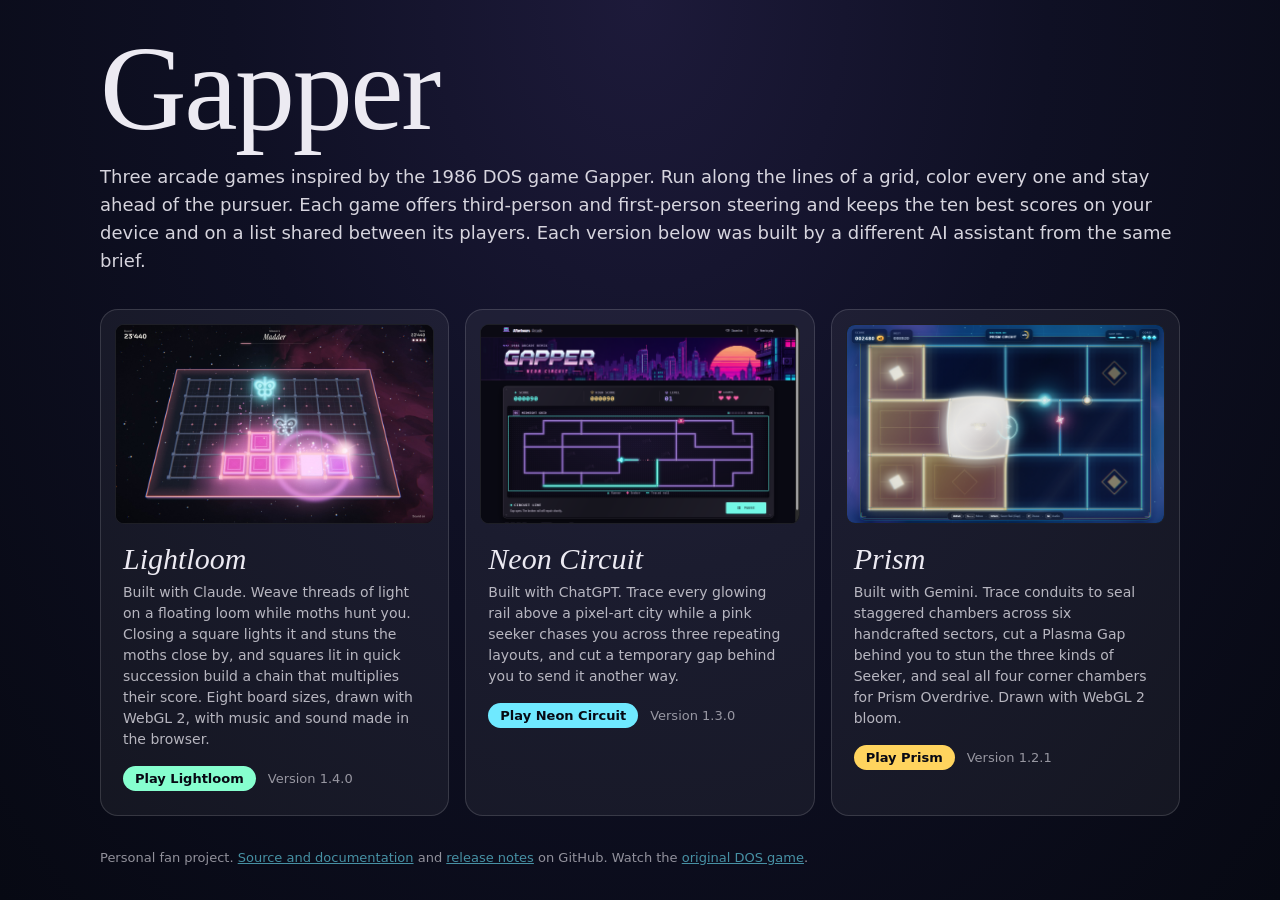
<file: index.html>
<!doctype html>
<html lang="en">
<head>
<meta charset="utf-8">
<meta name="viewport" content="width=device-width,initial-scale=1">
<meta name="theme-color" content="#070913">
<link rel="icon" href="data:image/svg+xml,%3Csvg xmlns='http://www.w3.org/2000/svg' viewBox='0 0 32 32'%3E%3Crect width='32' height='32' rx='7' fill='%23070913'/%3E%3Cpath d='M19 8h5v16H8V8h5' fill='none' stroke='%236fe9ff' stroke-width='2.5' stroke-linecap='round'/%3E%3Ccircle cx='16' cy='8' r='2.2' fill='%23ffd45e'/%3E%3C/svg%3E">
<title>Gapper</title>
<style>
  :root{--ink:#070913;--paper:#eceaf2;--cyan:#6fe9ff;--jade:#86ffcf;--gold:#ffd45e}
  *{box-sizing:border-box}
  body{margin:0;min-height:100vh;display:grid;place-items:center;padding:32px 16px;color:var(--paper);
    font-family:system-ui,-apple-system,"Segoe UI",sans-serif;
    background:radial-gradient(ellipse at 50% 0%,#1d1a3a 0%,#0f1024 45%,var(--ink) 100%)}
  main{width:100%;max-width:1080px}
  h1{font-family:Georgia,"Times New Roman",serif;font-weight:400;font-size:clamp(56px,12vw,120px);line-height:.9;margin:0 0 20px;letter-spacing:-.02em}
  p.lede{font-size:18px;line-height:1.55;margin:0 0 34px;opacity:.9}
  .grid{display:grid;grid-template-columns:repeat(auto-fit,minmax(240px,1fr));gap:16px}
  a.card{display:block;padding:14px 14px 24px;border-radius:18px;text-decoration:none;color:inherit;
    background:rgba(255,255,255,.05);border:1px solid rgba(255,255,255,.14);transition:transform .15s,background .15s,border-color .15s}
  a.card:hover,a.card:focus-visible{transform:translateY(-3px);background:rgba(255,255,255,.09);border-color:var(--cyan);outline:none}
  a.card.claude:hover,a.card.claude:focus-visible{border-color:var(--jade)}
  a.card.gemini:hover,a.card.gemini:focus-visible{border-color:var(--gold)}
  .card img{display:block;width:100%;height:auto;aspect-ratio:8/5;object-fit:cover;border-radius:9px;margin-bottom:18px;
    border:1px solid rgba(255,255,255,.1);background:#05060d}
  .card h2{font-family:Georgia,serif;font-style:italic;font-weight:400;font-size:30px;margin:0 8px 6px}
  .card p{font-size:14px;line-height:1.5;margin:0 8px;opacity:.75}
  .tag{display:inline-block;margin:16px 8px 0;padding:5px 12px;border-radius:99px;font-size:13px;font-weight:600;background:var(--cyan);color:var(--ink)}
  .claude .tag{background:var(--jade)}
  .gemini .tag{background:var(--gold)}
  .ver{margin-left:4px;font-size:13px;opacity:.6}
  footer{margin-top:34px;font-size:13px;opacity:.6}
  footer a{color:var(--cyan)}
</style>
</head>
<body>
<main>
  <h1>Gapper</h1>
  <p class="lede">Three arcade games inspired by the 1986 DOS game Gapper. Run along the lines of a grid, color every one and stay ahead of the pursuer. Each game offers third-person and first-person steering and keeps the ten best scores on your device and on a list shared between its players. Each version below was built by a different AI assistant from the same brief.</p>
  <div class="grid">
    <a class="card claude" href="Claude/index.html">
      <img src="Claude/screenshot.jpg" width="800" height="500" alt="Lightloom in play: six lit squares of rose glass on a loom floating in a nebula, the shuttle beside a freshly lit square, one moth stunned pale and another strolling further up">
      <h2>Lightloom</h2><p>Built with Claude. Weave threads of light on a floating loom while moths hunt you. Closing a square lights it and stuns the moths close by, and squares lit in quick succession build a chain that multiplies their score. Eight board sizes, drawn with WebGL 2, with music and sound made in the browser.</p><span class="tag">Play Lightloom</span><span class="ver">Version 1.4.0</span>
    </a>
    <a class="card" href="ChatGPT/index.html">
      <img src="ChatGPT/screenshot.png" width="800" height="500" alt="Neon Circuit in play: cyan rails mark the runner’s route, violet rails remain to be traced, and a pink seeker approaches the open gap">
      <h2>Neon Circuit</h2><p>Built with ChatGPT. Trace every glowing rail above a pixel-art city while a pink seeker chases you across three repeating layouts, and cut a temporary gap behind you to send it another way.</p><span class="tag">Play Neon Circuit</span><span class="ver">Version 1.3.0</span>
    </a>
    <a class="card gemini" href="Gemini/index.html">
      <img src="Gemini/screenshot.png" width="800" height="500" alt="Prism in play: golden crystalline chambers illuminated on an obsidian monolith over a WebGL 2 nebula, with a shockwave ripple, crackling cyan Plasma Gap, and crimson Seeker">
      <h2>Prism</h2><p>Built with Gemini. Trace conduits to seal staggered chambers across six handcrafted sectors, cut a Plasma Gap behind you to stun the three kinds of Seeker, and seal all four corner chambers for Prism Overdrive. Drawn with WebGL 2 bloom.</p><span class="tag">Play Prism</span><span class="ver">Version 1.2.1</span>
    </a>
  </div>
  <footer>Personal fan project. <a href="https://github.com/iago-swi/gapper">Source and documentation</a> and <a href="https://github.com/iago-swi/gapper/releases">release notes</a> on GitHub. Watch the <a href="https://www.youtube.com/watch?v=hsFy7OdexQw&amp;t=20s">original DOS game</a>.</footer>
</main>
</body>
</html>
</file>
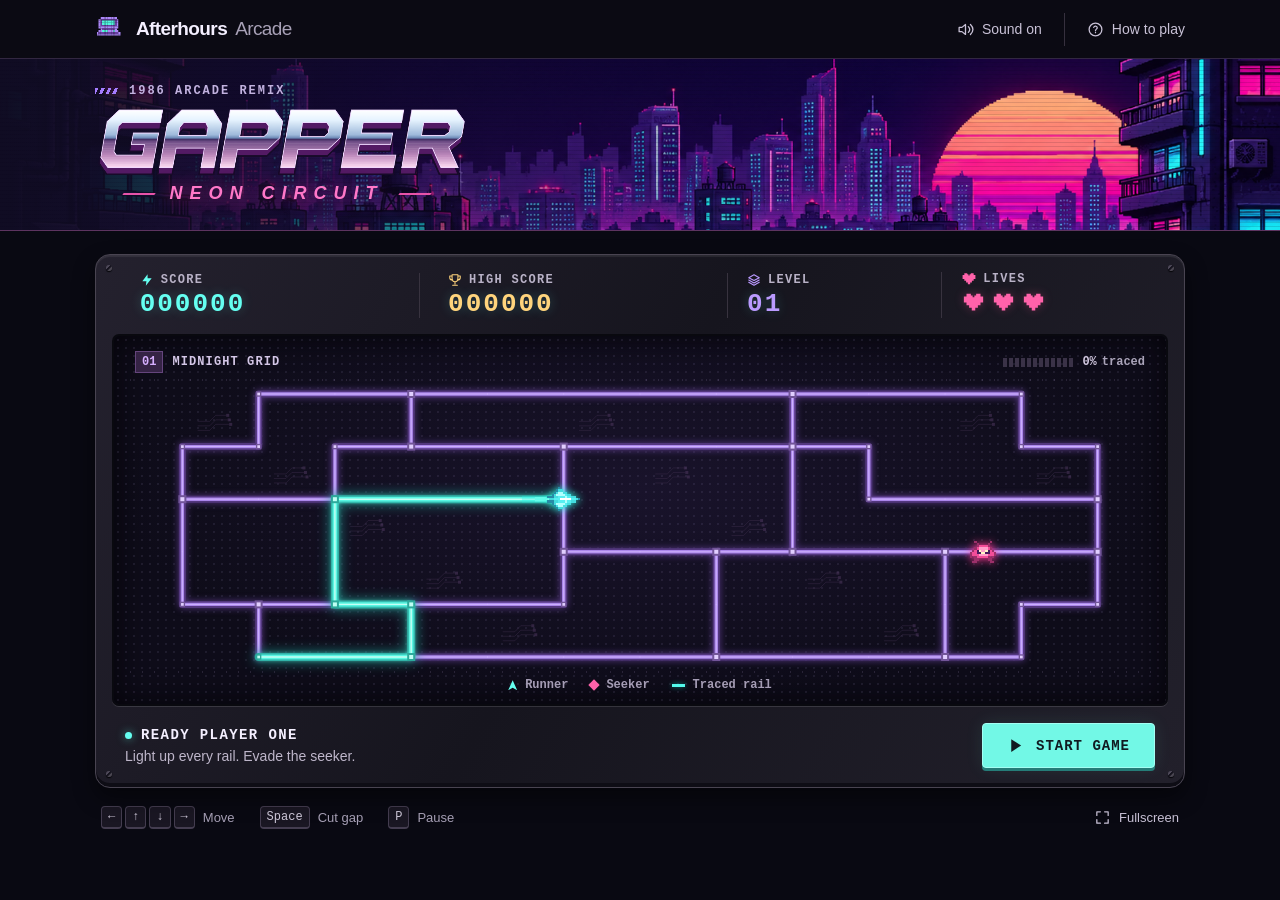
<file: chatgpt/index.html>
<!doctype html>
<html lang="en">
<head>
  <meta charset="utf-8">
  <meta name="viewport" content="width=device-width,initial-scale=1,viewport-fit=cover">
  <meta name="theme-color" content="#090914">
  <title>Gapper · Neon Circuit</title>
  <link rel="icon" href="data:image/svg+xml,%3Csvg xmlns='http://www.w3.org/2000/svg' viewBox='0 0 24 24'%3E%3Crect width='24' height='24' rx='5' fill='%23110d28'/%3E%3Cpath d='m4 18 8-15 8 15-8-4z' fill='%2353ffef'/%3E%3C/svg%3E">
  <link rel="stylesheet" href="screen.css">
  <script src="engine.js" defer></script>
  <script src="arcade.js" defer></script>
</head>
<body>
  <header><div class="top-inner">
    <div class="brand"><canvas id="brand-icon" width="36" height="30" aria-hidden="true"></canvas><strong>Afterhours</strong><span>Arcade</span></div>
    <nav aria-label="Game settings"><button id="sound" aria-pressed="true"><span class="icon" data-icon="sound"></span><span id="sound-label">Sound on</span></button><button id="help"><span class="icon" data-icon="help"></span>How to play</button></nav>
  </div></header>
  <main>
    <section class="hero" aria-labelledby="game-name">
      <div class="city"></div>
      <div class="hero-inner">
        <div class="edition"><span></span>1986 ARCADE REMIX</div>
        <h1 id="game-name"><canvas id="wordmark" width="870" height="170" role="img" aria-label="Gapper">Gapper</canvas></h1>
        <div class="subtitle"><i></i>Neon Circuit<i></i></div>
      </div>
    </section>
    <div class="console-wrap">
      <section class="cabinet" aria-label="Gapper arcade cabinet">
        <i class="screw tl"></i><i class="screw tr"></i><i class="screw bl"></i><i class="screw br"></i>
        <div class="scoreboard">
          <div class="stat"><span class="stat-label"><b class="icon" data-icon="score"></b>Score</span><strong id="score">000000</strong></div>
          <div class="stat gold"><span class="stat-label"><b class="icon" data-icon="trophy"></b>High score</span><strong id="best">000000</strong></div>
          <div class="stat violet"><span class="stat-label"><b class="icon" data-icon="level"></b>Level</span><strong id="level">01</strong></div>
          <div class="stat pink"><span class="stat-label"><b class="icon" data-icon="heart"></b>Lives</span><div id="lives" aria-label="3 lives"></div></div>
        </div>
        <div class="glass">
          <div class="screen-heading"><span class="level-title"><span class="level-index" id="sector">01</span><span id="circuit">Midnight grid</span></span><span class="progress"><span id="trace-bars"></span><b id="percent">0%</b> traced</span></div>
          <canvas id="board" width="1000" height="318" tabindex="0" aria-label="Rail maze. Use arrow keys or WASD to steer, and space to cut a gap."></canvas>
          <div class="legend"><span><i class="player-key"></i>Runner</span><span><i class="enemy-key"></i>Seeker</span><span><i class="trail-key"></i>Traced rail</span></div>
        </div>
        <div class="deck"><div class="status"><div class="state-title"><i></i><strong id="status" role="status">Ready player one</strong></div><p id="message">Light up every rail. Evade the seeker.</p></div><button class="primary" id="action"><span class="icon" data-icon="play"></span><span id="action-label">Start game</span></button></div>
      </section>
      <div class="controls"><div class="key-help"><span class="arrows"><kbd>←</kbd><kbd>↑</kbd><kbd>↓</kbd><kbd>→</kbd></span><span>Move</span></div><div class="key-help"><kbd>Space</kbd><span>Cut gap</span></div><div class="key-help"><kbd>P</kbd><span>Pause</span></div><button id="expand"><span class="icon" data-icon="expand"></span><span>Fullscreen</span></button></div>
      <div class="touch-pad" aria-label="Touch controls"><div class="dpad"><button data-dir="left" aria-label="Move left">←</button><div><button data-dir="up" aria-label="Move up">↑</button><button data-dir="down" aria-label="Move down">↓</button></div><button data-dir="right" aria-label="Move right">→</button></div><button id="touch-gap">Cut gap</button></div>
    </div>
  </main>
  <dialog id="guide"><form method="dialog"><button class="close" aria-label="Close instructions">×</button></form><h2>How to play</h2><p>Light every violet rail to clear the circuit. Each new rail adds 10 points.</p><dl><dt>Steer</dt><dd>Use the arrow keys or WASD. Your ship keeps moving. Queue a turn just before a junction.</dd><dt>Cut a gap</dt><dd>Press Space to break the last rail you crossed. Both ships must go around until it repairs. One gap can be open at a time.</dd><dt>Evade</dt><dd>The pink seeker hunts you. A collision costs one of your three lives. Lit rails stay lit.</dd><dt>Pause</dt><dd>Press P or use the cabinet button. On touchscreens, use the direction pad and Cut gap.</dd></dl><button class="primary" id="got-it">Got it</button></dialog>
</body>
</html>
</file>
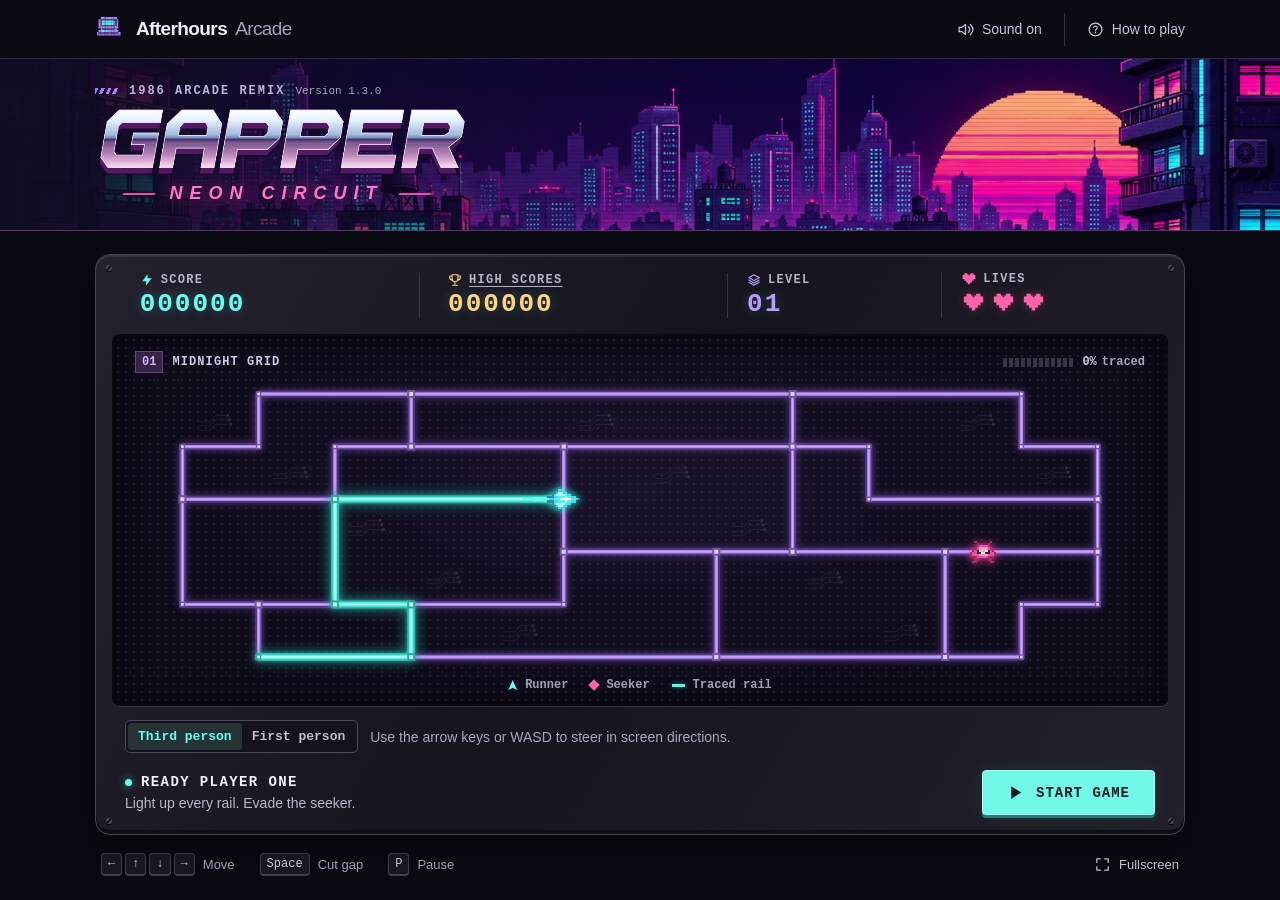
<file: ChatGPT/index.html>
<!doctype html>
<html lang="en">
<head>
  <meta charset="utf-8">
  <meta name="viewport" content="width=device-width,initial-scale=1,viewport-fit=cover">
  <meta name="theme-color" content="#090914">
  <title>Gapper · Neon Circuit</title>
  <link rel="icon" href="data:image/svg+xml,%3Csvg xmlns='http://www.w3.org/2000/svg' viewBox='0 0 24 24'%3E%3Crect width='24' height='24' rx='5' fill='%23110d28'/%3E%3Cpath d='m4 18 8-15 8 15-8-4z' fill='%2353ffef'/%3E%3C/svg%3E">
  <link rel="stylesheet" href="screen.css">
  <script src="engine.js" defer></script>
  <script src="scores.js" defer></script>
  <script src="arcade.js" defer></script>
</head>
<body>
  <header><div class="top-inner">
    <div class="brand"><canvas id="brand-icon" width="36" height="30" aria-hidden="true"></canvas><strong>Afterhours</strong><span>Arcade</span></div>
    <nav aria-label="Game settings"><button id="sound" aria-pressed="true"><span class="icon" data-icon="sound"></span><span id="sound-label">Sound on</span></button><button id="help"><span class="icon" data-icon="help"></span>How to play</button></nav>
  </div></header>
  <main>
    <section class="hero" aria-labelledby="game-name">
      <div class="city"></div>
      <div class="hero-inner">
        <div class="edition"><span></span>1986 ARCADE REMIX <small id="version">Version 1.3.0</small></div>
        <h1 id="game-name"><canvas id="wordmark" width="870" height="170" role="img" aria-label="Gapper">Gapper</canvas></h1>
        <div class="subtitle"><i></i>Neon Circuit<i></i></div>
      </div>
    </section>
    <div class="console-wrap">
      <section class="cabinet" aria-label="Gapper arcade cabinet">
        <i class="screw tl"></i><i class="screw tr"></i><i class="screw bl"></i><i class="screw br"></i>
        <div class="scoreboard">
          <div class="stat"><span class="stat-label"><b class="icon" data-icon="score"></b>Score</span><strong id="score">000000</strong></div>
          <div class="stat gold"><span class="stat-label" id="best-label" hidden><b class="icon" data-icon="trophy"></b>High score</span><button class="stat-label" id="score-open"><b class="icon" data-icon="trophy"></b>High scores</button><strong id="best">000000</strong></div>
          <div class="stat violet"><span class="stat-label"><b class="icon" data-icon="level"></b>Level</span><strong id="level">01</strong></div>
          <div class="stat pink"><span class="stat-label"><b class="icon" data-icon="heart"></b>Lives</span><div id="lives" aria-label="3 lives"></div></div>
        </div>
        <div class="glass">
          <div class="screen-heading"><span class="level-title"><span class="level-index" id="sector">01</span><span id="circuit">Midnight grid</span></span><span class="progress"><span id="trace-bars"></span><b id="percent">0%</b> traced</span></div>
          <canvas id="board" width="1000" height="318" tabindex="0" aria-label="Rail maze. Use arrow keys or WASD to steer, and space to cut a gap."></canvas>
          <div class="legend"><span><i class="player-key"></i>Runner</span><span><i class="enemy-key"></i>Seeker</span><span><i class="trail-key"></i>Traced rail</span>
            <span id="pax" hidden><svg viewBox="0 0 64 28" width="43" height="20" aria-hidden="true"><path d="M3 24Q31 24 59 5" fill="none" stroke="currentColor" stroke-width="1.5"/><defs><path id="leaf" d="M0 0Q1-5 10-5Q8 0 0 0Z"/></defs><g fill="currentColor"><use href="#leaf" transform="translate(10 23) rotate(-40)"/><use href="#leaf" transform="translate(15 22) rotate(46)"/><use href="#leaf" transform="translate(21 21) rotate(-38)"/><use href="#leaf" transform="translate(25 20) rotate(42)"/><use href="#leaf" transform="translate(31 17) rotate(-39)"/><use href="#leaf" transform="translate(36 15) rotate(36)"/><use href="#leaf" transform="translate(42 13) rotate(-42)"/><use href="#leaf" transform="translate(47 11) rotate(30)"/><use href="#leaf" transform="translate(52 9) rotate(-14)"/></g><g fill="#788348"><ellipse cx="22" cy="24" rx="2.5" ry="2"/><ellipse cx="39" cy="19" rx="2.5" ry="2"/></g></svg>PAX</span>
          </div>
        </div>
        <div id="steering" role="group" aria-label="Steering controls" aria-describedby="scheme-hint">
          <div class="scheme-options"><button type="button" data-scheme="third" aria-pressed="true">Third person</button><button type="button" data-scheme="first" aria-pressed="false">First person</button></div>
          <span id="scheme-hint"></span>
        </div>
        <div class="deck"><div class="status"><div class="state-title"><i></i><strong id="status" role="status">Ready player one</strong></div><p id="message">Light up every rail. Evade the seeker.</p></div><button class="primary" id="action"><span class="icon" data-icon="play"></span><span id="action-label">Start game</span></button></div>
      </section>
      <div class="controls"><div class="key-help"><span class="arrows"><kbd>←</kbd><kbd>↑</kbd><kbd>↓</kbd><kbd>→</kbd></span><span>Move</span></div><div class="key-help"><kbd>Space</kbd><span>Cut gap</span></div><div class="key-help"><kbd>P</kbd><span>Pause</span></div><button id="expand"><span class="icon" data-icon="expand"></span><span>Fullscreen</span></button></div>
      <div class="touch-pad" aria-label="Touch controls"><div class="dpad"><button data-dir="left" aria-label="Move left">←</button><div><button data-dir="up" aria-label="Move up">↑</button><button data-dir="down" aria-label="Move down">↓</button></div><button data-dir="right" aria-label="Move right">→</button></div><button id="touch-gap">Cut gap</button></div>
    </div>
  </main>
  <dialog id="guide"><form method="dialog"><button class="close" aria-label="Close instructions">×</button></form><h2>How to play</h2><p>Light every violet rail to clear the circuit. Each new rail adds 10 points.</p><dl><dt>Steer</dt><dd>Use the arrow keys or WASD. Your ship keeps moving. Queue a turn just before a junction.</dd><dt>Cut a gap</dt><dd>Press Space to break the last rail you crossed. Both ships must go around until it repairs. One gap can be open at a time.</dd><dt>Evade</dt><dd>The pink seeker hunts you. A collision costs one of your three lives. Lit rails stay lit.</dd><dt>Pause</dt><dd>Press P or use the cabinet button. On touchscreens, use the direction pad and Cut gap.</dd></dl><button class="primary" id="got-it">Got it</button></dialog>
  <dialog id="score-dialog" aria-labelledby="score-heading">
    <h2 id="score-heading">High scores</h2>
    <p id="score-summary"></p>
    <div id="score-tabs" role="group" aria-label="Score list" hidden><button data-list="device">This device</button><button data-list="everyone">Everyone</button></div>
    <ol id="score-rows" aria-label="Ranked scores"></ol>
    <p id="score-notice" role="status"></p>
    <label id="initials-label" hidden>Your initials <input id="initials" maxlength="3" autocapitalize="characters" autocomplete="off" spellcheck="false"></label>
    <div id="score-scheme"></div>
    <div class="score-actions">
      <button id="score-done" class="primary">Back</button>
      <button id="score-quit" hidden>Quit</button>
    </div>
  </dialog>
</body>
</html>
</file>
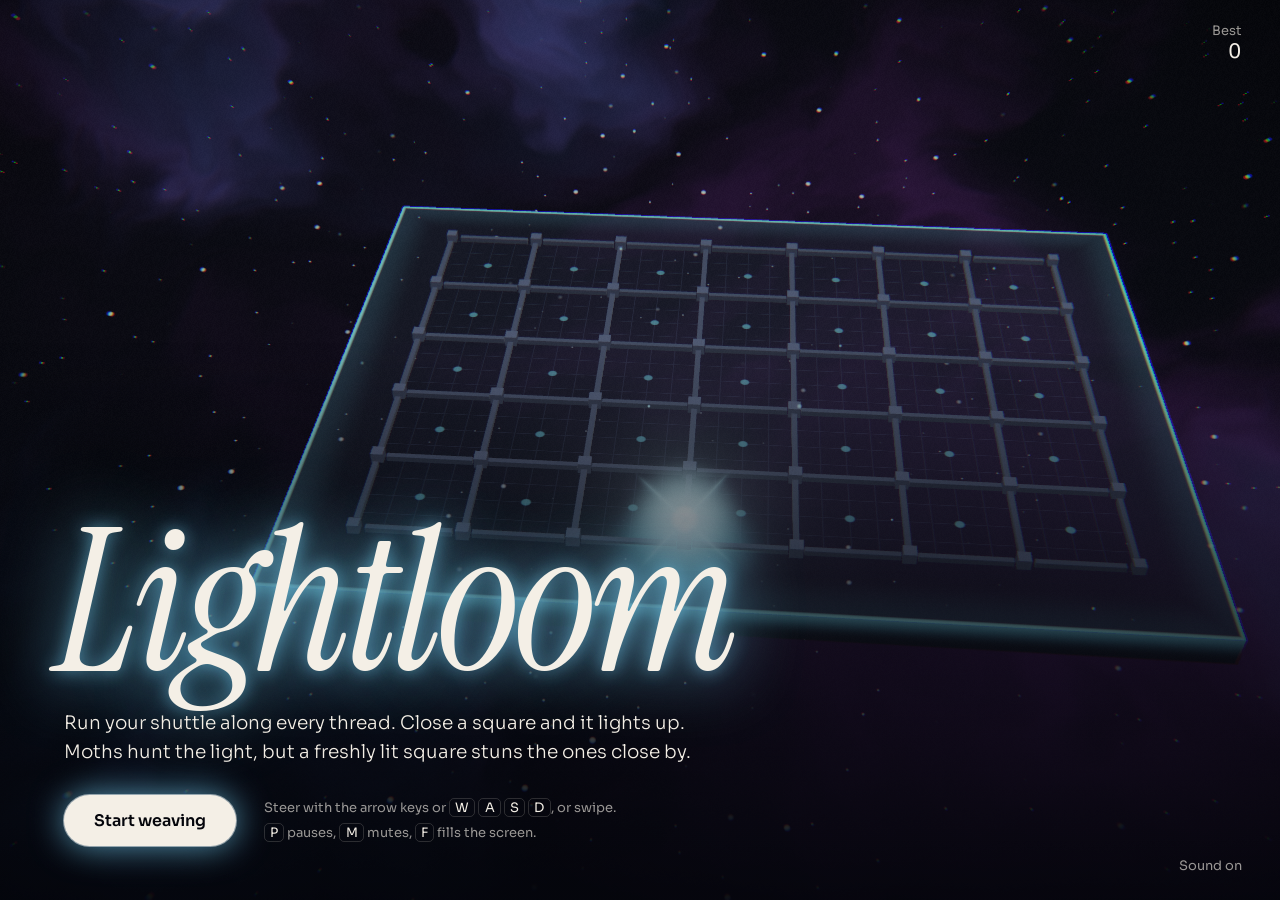
<file: claude/index.html>
<!doctype html>
<html lang="en">
<head>
<meta charset="utf-8">
<meta name="viewport" content="width=device-width, initial-scale=1, viewport-fit=cover, user-scalable=no">
<title>Lightloom</title>
<meta name="description" content="Weave every thread of light and outrun the moths.">
<link rel="icon" href="data:image/svg+xml,%3Csvg xmlns='http://www.w3.org/2000/svg' viewBox='0 0 32 32'%3E%3Crect width='32' height='32' rx='7' fill='%2304050b'/%3E%3Cpath d='M8 8h16v16H8z' fill='none' stroke='%237ad9ff' stroke-width='2.5'/%3E%3Ccircle cx='24' cy='8' r='4' fill='%23fff'/%3E%3C/svg%3E">
<link rel="preconnect" href="https://fonts.googleapis.com">
<link rel="preconnect" href="https://fonts.gstatic.com" crossorigin>
<link href="https://fonts.googleapis.com/css2?family=Instrument+Serif:ital@0;1&family=Sora:wght@300;400;600&display=swap" rel="stylesheet">
<style>
  :root {
    --ink: #f4efe6;
    --dim: rgba(244, 239, 230, .62);
    --faint: rgba(244, 239, 230, .16);
    --void: #04050b;
    --dye: #7ad9ff;
    --serif: "Instrument Serif", "Iowan Old Style", Georgia, "Times New Roman", serif;
    --sans: "Sora", "Segoe UI Variable Text", "Segoe UI", system-ui, sans-serif;
  }
  * { box-sizing: border-box; }
  html, body {
    height: 100%; margin: 0; overflow: hidden; background: var(--void); color: var(--ink);
    font-family: var(--sans); font-weight: 400; -webkit-font-smoothing: antialiased;
    touch-action: none; user-select: none; -webkit-user-select: none;
  }
  #gl { position: fixed; inset: 0; width: 100%; height: 100%; display: block; }
  p { margin: 0; }
  kbd { font: inherit; color: var(--ink); border: 1px solid var(--faint); border-radius: 5px; padding: 0 .4em; }

  /* ---------- heads-up display ---------- */
  #hud {
    position: fixed; inset: 0 0 auto 0; display: grid; grid-template-columns: 1fr auto 1fr; align-items: start; gap: 24px;
    padding: 22px clamp(18px, 3vw, 40px); pointer-events: none; opacity: 0; transition: opacity .7s ease;
    text-shadow: 0 1px 14px rgba(0, 0, 0, .6);
  }
  #hud.show { opacity: 1; }
  .stat span { display: block; font-size: 13px; color: var(--dim); }
  .stat b { display: block; font-weight: 600; font-size: clamp(22px, 2.6vw, 32px); line-height: 1.15; font-variant-numeric: tabular-nums; letter-spacing: -.01em; }
  .stat.right { text-align: right; }
  .stat.right b { font-size: clamp(16px, 1.7vw, 20px); font-weight: 400; }
  .weave { text-align: center; width: min(340px, 42vw); }
  .weave span { display: block; font-size: 13px; color: var(--dim); }
  .weave em { display: block; font-family: var(--serif); font-size: clamp(28px, 3.4vw, 40px); line-height: 1; margin-top: 2px; }
  .thread { height: 2px; margin-top: 12px; background: var(--faint); border-radius: 2px; }
  .thread i { display: block; height: 100%; width: 0; background: var(--dye); border-radius: 2px; box-shadow: 0 0 12px var(--dye), 0 0 2px #fff; transition: width .4s cubic-bezier(.2, .8, .2, 1), background .8s; }
  .sparks { display: flex; gap: 9px; justify-content: flex-end; margin-top: 10px; min-height: 9px; }
  .sparks i { width: 9px; height: 9px; border-radius: 50%; background: #fff; box-shadow: 0 0 10px 2px var(--dye); }

  #mute {
    position: fixed; right: clamp(18px, 3vw, 40px); bottom: 20px; font: inherit; font-size: 13px; color: var(--dim);
    background: none; border: 0; padding: 6px 0; cursor: pointer;
  }
  #mute:hover { color: var(--ink); }

  #chain {
    position: fixed; left: 50%; bottom: 9vh; transform: translateX(-50%); text-align: center; pointer-events: none; opacity: 0;
    text-shadow: 0 0 24px var(--dye);
  }
  #chain b { font-family: var(--serif); font-style: italic; font-weight: 400; font-size: clamp(40px, 6vw, 72px); line-height: 1; }
  #chain span { display: block; font-size: 13px; color: var(--dim); }
  #chain.show { animation: chain 3s ease-out both; }
  @keyframes chain { 0% { opacity: 0; transform: translateX(-50%) scale(1.5); } 8% { opacity: 1; transform: translateX(-50%) scale(1); } 80% { opacity: 1; } 100% { opacity: 0; } }

  #banner { position: fixed; inset: 0; display: grid; place-content: center; text-align: center; pointer-events: none; opacity: 0; }
  #banner.show { animation: banner 2.6s ease both; }
  #b1 { font-family: var(--serif); font-style: italic; font-size: clamp(56px, 11vw, 150px); line-height: .95; text-shadow: 0 0 60px var(--dye), 0 2px 30px rgba(0, 0, 0, .7); }
  #b2 { font-size: clamp(14px, 1.5vw, 18px); color: var(--ink); margin-top: 14px; text-shadow: 0 1px 12px rgba(0, 0, 0, .9); }
  @keyframes banner {
    0% { opacity: 0; letter-spacing: .08em; filter: blur(12px); }
    16% { opacity: 1; letter-spacing: 0; filter: blur(0); }
    72% { opacity: 1; filter: blur(0); }
    100% { opacity: 0; filter: blur(8px); }
  }

  .pop {
    position: fixed; transform: translate(-50%, -50%); font-weight: 600; font-size: 20px; color: #fff; pointer-events: none;
    text-shadow: 0 0 14px var(--dye), 0 0 3px var(--dye); animation: pop 1s cubic-bezier(.2, .7, .2, 1) both; font-variant-numeric: tabular-nums;
  }
  .pop.big { font-size: 30px; }
  @keyframes pop { 0% { opacity: 0; transform: translate(-50%, -20%) scale(.6); } 15% { opacity: 1; transform: translate(-50%, -80%) scale(1.1); } 100% { opacity: 0; transform: translate(-50%, -260%) scale(1); } }

  /* ---------- screens ---------- */
  .screen { position: fixed; inset: 0; visibility: hidden; opacity: 0; transition: opacity .6s ease, visibility 0s .6s; }
  .screen.show { visibility: visible; opacity: 1; transition: opacity .6s ease; }

  #title { background: linear-gradient(to top, rgba(4, 5, 11, .92) 0%, rgba(4, 5, 11, .55) 32%, rgba(4, 5, 11, 0) 62%); }
  .t-block { position: absolute; left: clamp(22px, 5vw, 84px); bottom: clamp(26px, 6vh, 72px); max-width: min(660px, 88vw); }
  h1 {
    margin: 0 0 .12em -.04em; font-family: var(--serif); font-style: italic; font-weight: 400;
    font-size: clamp(84px, 15.5vw, 236px); line-height: .84; letter-spacing: -.025em;
    text-shadow: 0 0 70px var(--dye), 0 0 18px color-mix(in srgb, var(--dye) 60%, transparent);
    animation: rise 1.6s cubic-bezier(.2, .7, .2, 1) both;
  }
  .lede { font-size: clamp(16px, 1.45vw, 19px); line-height: 1.55; font-weight: 300; max-width: 34em; animation: rise 1.6s .15s cubic-bezier(.2, .7, .2, 1) both; }
  .t-row { display: flex; flex-wrap: wrap; align-items: center; gap: 18px 28px; margin-top: 28px; animation: rise 1.6s .3s cubic-bezier(.2, .7, .2, 1) both; }
  .keys { font-size: 13px; line-height: 1.9; color: var(--dim); max-width: 30em; }
  @keyframes rise { from { opacity: 0; transform: translateY(26px); filter: blur(10px); } to { opacity: 1; transform: none; filter: blur(0); } }
  .t-best { position: absolute; right: clamp(18px, 3vw, 40px); top: 22px; text-align: right; font-size: 13px; color: var(--dim); }
  .t-best b { display: block; font-weight: 400; font-size: 20px; color: var(--ink); font-variant-numeric: tabular-nums; }

  button.go {
    font: inherit; font-weight: 600; font-size: 16px; color: var(--void); background: var(--ink); border: 0; border-radius: 999px;
    padding: 15px 30px; cursor: pointer; box-shadow: 0 0 0 1px rgba(255, 255, 255, .5), 0 0 34px color-mix(in srgb, var(--dye) 70%, transparent);
    transition: transform .15s ease, box-shadow .2s ease;
  }
  button.go:hover { transform: translateY(-1px); box-shadow: 0 0 0 1px #fff, 0 0 52px var(--dye); }
  button.go:active { transform: translateY(1px); }
  button:focus-visible { outline: 2px solid var(--dye); outline-offset: 4px; }

  .center { display: grid; place-content: center; text-align: center; padding: 24px; background: radial-gradient(ellipse at center, rgba(4, 5, 11, .78) 0%, rgba(4, 5, 11, .5) 60%, rgba(4, 5, 11, .25) 100%); backdrop-filter: blur(6px); -webkit-backdrop-filter: blur(6px); }
  .center h2 { margin: 0 0 .2em; font-family: var(--serif); font-style: italic; font-weight: 400; font-size: clamp(52px, 9vw, 128px); line-height: .95; text-shadow: 0 0 60px var(--dye); }
  .center p { font-size: clamp(15px, 1.5vw, 18px); line-height: 1.6; font-weight: 300; }
  .center .go { margin-top: 30px; justify-self: center; }

  .nogl-msg { display: none; position: fixed; inset: 0; place-content: center; text-align: center; padding: 24px; line-height: 1.6; }
  .nogl .nogl-msg { display: grid; }
  .nogl .screen, .nogl #hud, .nogl #mute { display: none; }

  @media (max-width: 640px) {
    #hud { padding: 14px 16px; gap: 12px; }
    .keys { display: none; }
    #mute { bottom: 12px; }
  }
  @media (prefers-reduced-motion: reduce) {
    h1, .lede, .t-row { animation: none; }
    #banner.show { animation-name: bannerCalm; }
    @keyframes bannerCalm { 0%, 100% { opacity: 0; } 15%, 75% { opacity: 1; } }
  }
</style>
</head>
<body>
<canvas id="gl" aria-label="Lightloom game board"></canvas>

<div id="hud">
  <div class="stat"><span>Score</span><b id="score">0</b></div>
  <div class="weave"><span id="weaveN">Weave 1</span><em id="weaveName">Indigo</em><div class="thread"><i id="prog"></i></div></div>
  <div class="stat right"><span>Best</span><b id="best">0</b><div id="sparks" class="sparks"></div></div>
</div>

<div id="chain"><b id="chainN">×2</b><span>chain</span></div>
<div id="banner"><div id="b1"></div><div id="b2"></div></div>
<div id="pops"></div>

<section id="title" class="screen show">
  <div class="t-best">Best<b id="tBest">0</b></div>
  <div class="t-block">
    <h1>Lightloom</h1>
    <p class="lede">Run your shuttle along every thread. Close a square and it lights up. Moths hunt the light, but a freshly lit square stuns the ones close by.</p>
    <div class="t-row">
      <button id="startBtn" class="go" type="button">Start weaving</button>
      <p class="keys">Steer with the arrow keys or <kbd>W</kbd> <kbd>A</kbd> <kbd>S</kbd> <kbd>D</kbd>, or swipe.<br><kbd>P</kbd> pauses, <kbd>M</kbd> mutes, <kbd>F</kbd> fills the screen.</p>
    </div>
  </div>
</section>

<section id="pause" class="screen center">
  <div><h2>Paused</h2><p>Press <kbd>P</kbd> to pick the thread back up.</p></div>
</section>

<section id="over" class="screen center">
  <div>
    <h2>The thread is cut</h2>
    <p id="overLine"></p>
    <p id="overBest"></p>
    <button id="againBtn" class="go" type="button">Weave again</button>
  </div>
</section>

<button id="mute" type="button" aria-pressed="false">Sound on</button>

<div class="nogl-msg"><p>Lightloom needs WebGL 2 to draw its board.<br>Open it in a current version of Chrome, Edge, Firefox or Safari.</p></div>

<script src="js/gfx.js"></script>
<script src="js/audio.js"></script>
<script src="js/game.js"></script>
</body>
</html>
</file>
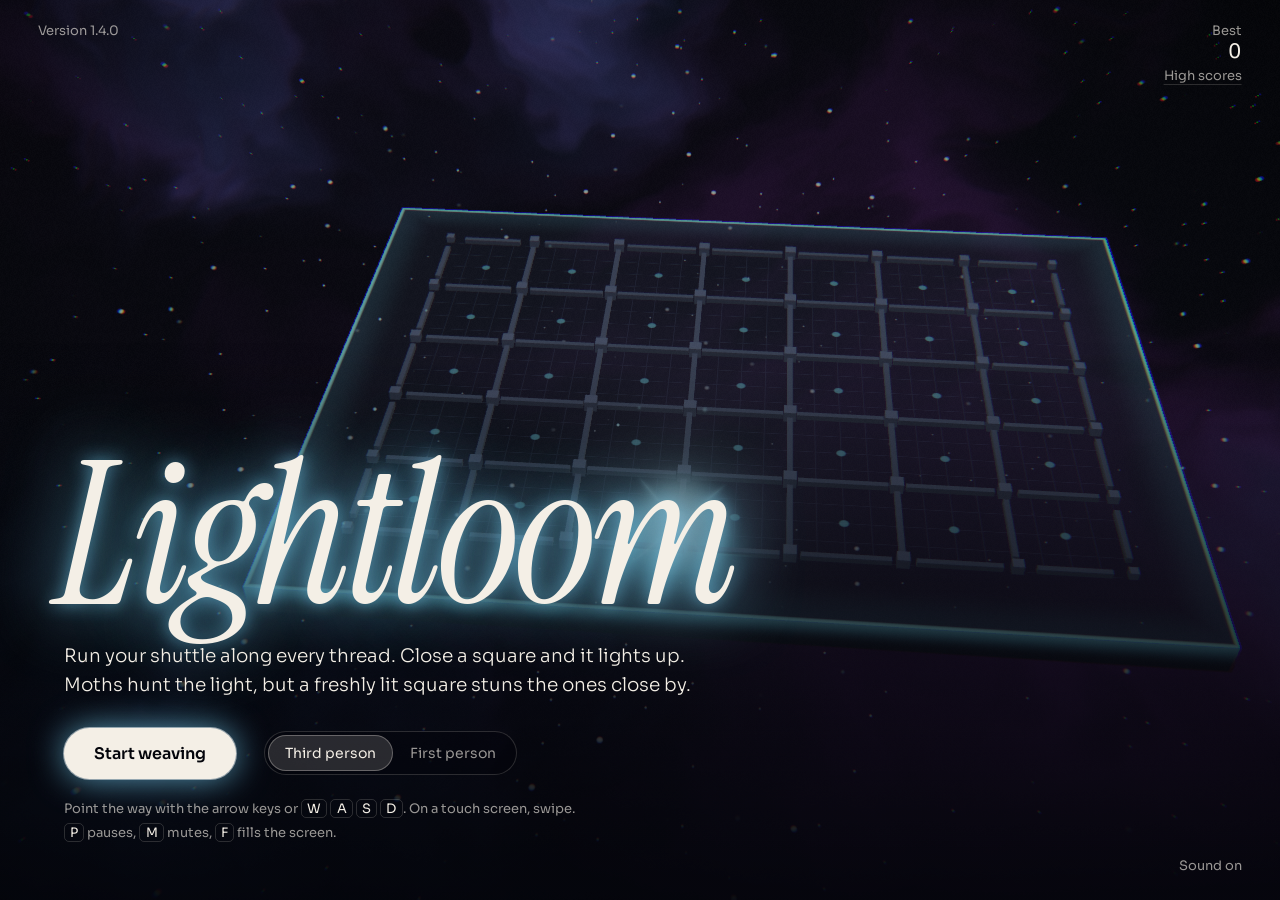
<file: Claude/index.html>
<!doctype html>
<html lang="en">
<head>
<meta charset="utf-8">
<meta name="viewport" content="width=device-width, initial-scale=1, viewport-fit=cover, user-scalable=no">
<title>Lightloom</title>
<meta name="description" content="Weave every thread of light and outrun the moths.">
<link rel="icon" href="data:image/svg+xml,%3Csvg xmlns='http://www.w3.org/2000/svg' viewBox='0 0 32 32'%3E%3Crect width='32' height='32' rx='7' fill='%2304050b'/%3E%3Cpath d='M8 8h16v16H8z' fill='none' stroke='%237ad9ff' stroke-width='2.5'/%3E%3Ccircle cx='24' cy='8' r='4' fill='%23fff'/%3E%3C/svg%3E">
<link rel="preconnect" href="https://fonts.googleapis.com">
<link rel="preconnect" href="https://fonts.gstatic.com" crossorigin>
<link href="https://fonts.googleapis.com/css2?family=Instrument+Serif:ital@0;1&family=Sora:wght@300;400;600&display=swap" rel="stylesheet">
<style>
  :root {
    --ink: #f4efe6;
    --dim: rgba(244, 239, 230, .62);
    --faint: rgba(244, 239, 230, .16);
    --void: #04050b;
    --dye: #7ad9ff;
    --serif: "Instrument Serif", "Iowan Old Style", Georgia, "Times New Roman", serif;
    --sans: "Sora", "Segoe UI Variable Text", "Segoe UI", system-ui, sans-serif;
  }
  * { box-sizing: border-box; }
  html, body {
    height: 100%; margin: 0; overflow: hidden; background: var(--void); color: var(--ink);
    font-family: var(--sans); font-weight: 400; -webkit-font-smoothing: antialiased;
    touch-action: none; user-select: none; -webkit-user-select: none;
  }
  #gl { position: fixed; inset: 0; width: 100%; height: 100%; display: block; }
  p { margin: 0; }
  kbd { font: inherit; color: var(--ink); border: 1px solid var(--faint); border-radius: 5px; padding: 0 .4em; }

  /* ---------- heads-up display ---------- */
  #hud {
    position: fixed; inset: 0 0 auto 0; display: grid; grid-template-columns: 1fr auto 1fr; align-items: start; gap: 24px;
    padding: 22px clamp(18px, 3vw, 40px); pointer-events: none; opacity: 0; transition: opacity .7s ease;
    text-shadow: 0 1px 14px rgba(0, 0, 0, .6);
  }
  #hud.show { opacity: 1; }
  .stat span { display: block; font-size: 13px; color: var(--dim); }
  .stat b { display: block; font-weight: 600; font-size: clamp(22px, 2.6vw, 32px); line-height: 1.15; font-variant-numeric: tabular-nums; letter-spacing: -.01em; }
  .stat.right { text-align: right; }
  .stat.right b { font-size: clamp(16px, 1.7vw, 20px); font-weight: 400; }
  .weave { text-align: center; width: min(340px, 42vw); }
  .weave span { display: block; font-size: 13px; color: var(--dim); }
  .weave em { display: block; font-family: var(--serif); font-size: clamp(28px, 3.4vw, 40px); line-height: 1; margin-top: 2px; }
  .thread { height: 2px; margin-top: 12px; background: var(--faint); border-radius: 2px; }
  .thread i { display: block; height: 100%; width: 0; background: var(--dye); border-radius: 2px; box-shadow: 0 0 12px var(--dye), 0 0 2px #fff; transition: width .4s cubic-bezier(.2, .8, .2, 1), background .8s; }
  .sparks { display: flex; gap: 9px; justify-content: flex-end; margin-top: 10px; min-height: 9px; }
  .sparks i { width: 9px; height: 9px; border-radius: 50%; background: #fff; box-shadow: 0 0 10px 2px var(--dye); }

  #mute {
    position: fixed; right: clamp(18px, 3vw, 40px); bottom: 20px; font: inherit; font-size: 13px; color: var(--dim);
    background: none; border: 0; padding: 6px 0; cursor: pointer;
  }
  #mute:hover { color: var(--ink); }

  #chain {
    position: fixed; left: 50%; bottom: 9vh; transform: translateX(-50%); text-align: center; pointer-events: none; opacity: 0;
    text-shadow: 0 0 24px var(--dye);
  }
  #chain b { font-family: var(--serif); font-style: italic; font-weight: 400; font-size: clamp(40px, 6vw, 72px); line-height: 1; }
  #chain span { display: block; font-size: 13px; color: var(--dim); }
  #chain.show { animation: chain 3s ease-out both; }
  @keyframes chain { 0% { opacity: 0; transform: translateX(-50%) scale(1.5); } 8% { opacity: 1; transform: translateX(-50%) scale(1); } 80% { opacity: 1; } 100% { opacity: 0; } }

  #banner { position: fixed; inset: 0; display: grid; place-content: center; text-align: center; pointer-events: none; opacity: 0; }
  #banner.show { animation: banner 2.6s ease both; }
  #b1 { font-family: var(--serif); font-style: italic; font-size: clamp(56px, 11vw, 150px); line-height: .95; text-shadow: 0 0 60px var(--dye), 0 2px 30px rgba(0, 0, 0, .7); }
  #b2 { font-size: clamp(14px, 1.5vw, 18px); color: var(--ink); margin-top: 14px; text-shadow: 0 1px 12px rgba(0, 0, 0, .9); }
  @keyframes banner {
    0% { opacity: 0; letter-spacing: .08em; filter: blur(12px); }
    16% { opacity: 1; letter-spacing: 0; filter: blur(0); }
    72% { opacity: 1; filter: blur(0); }
    100% { opacity: 0; filter: blur(8px); }
  }

  .pop {
    position: fixed; transform: translate(-50%, -50%); font-weight: 600; font-size: 20px; color: #fff; pointer-events: none;
    text-shadow: 0 0 14px var(--dye), 0 0 3px var(--dye); animation: pop 1s cubic-bezier(.2, .7, .2, 1) both; font-variant-numeric: tabular-nums;
  }
  .pop.big { font-size: 30px; }
  @keyframes pop { 0% { opacity: 0; transform: translate(-50%, -20%) scale(.6); } 15% { opacity: 1; transform: translate(-50%, -80%) scale(1.1); } 100% { opacity: 0; transform: translate(-50%, -260%) scale(1); } }

  /* ---------- screens ---------- */
  .screen { position: fixed; inset: 0; visibility: hidden; opacity: 0; transition: opacity .6s ease, visibility 0s .6s; }
  .screen.show { visibility: visible; opacity: 1; transition: opacity .6s ease; }

  #title { background: linear-gradient(to top, rgba(4, 5, 11, .92) 0%, rgba(4, 5, 11, .55) 32%, rgba(4, 5, 11, 0) 62%); }
  .t-block { position: absolute; left: clamp(22px, 5vw, 84px); bottom: clamp(26px, 6vh, 72px); max-width: min(660px, 88vw); }
  h1 {
    margin: 0 0 .12em -.04em; font-family: var(--serif); font-style: italic; font-weight: 400;
    font-size: clamp(84px, 15.5vw, 236px); line-height: .84; letter-spacing: -.025em;
    text-shadow: 0 0 70px var(--dye), 0 0 18px color-mix(in srgb, var(--dye) 60%, transparent);
    animation: rise 1.6s cubic-bezier(.2, .7, .2, 1) both;
  }
  .lede { font-size: clamp(16px, 1.45vw, 19px); line-height: 1.55; font-weight: 300; max-width: 34em; animation: rise 1.6s .15s cubic-bezier(.2, .7, .2, 1) both; }
  .t-row { display: flex; flex-wrap: wrap; align-items: center; gap: 18px 28px; margin-top: 28px; animation: rise 1.6s .3s cubic-bezier(.2, .7, .2, 1) both; }
  .keys { font-size: 13px; line-height: 1.9; color: var(--dim); max-width: 40em; margin-top: 18px; animation: rise 1.6s .4s cubic-bezier(.2, .7, .2, 1) both; }
  .keys span { display: block; }
  body[data-ctrl="first"] .how.third, body:not([data-ctrl="first"]) .how.first { display: none; }

  /* controls chooser: two options, one always on */
  .ctrl, .tabs { padding: 3px; border: 1px solid var(--faint); border-radius: 999px; background: rgba(4, 5, 11, .35); }
  .ctrl { display: inline-flex; }
  .ctrl button, .tabs button { font: inherit; font-size: 14px; color: var(--dim); background: none; border: 0; border-radius: 999px; padding: 9px 17px; cursor: pointer; transition: background .2s ease, color .2s ease; }
  .ctrl button:hover, .tabs button:hover { color: var(--ink); }
  .ctrl button[aria-pressed="true"], .tabs button[aria-pressed="true"] { color: var(--ink); background: rgba(244, 239, 230, .15); box-shadow: inset 0 0 0 1px rgba(244, 239, 230, .3); }
  .center .ctrl { margin-top: 28px; }

  /* practice mode badge */
  #pax {
    position: fixed; left: clamp(18px, 3vw, 40px); bottom: 18px; display: none; align-items: center; gap: 9px;
    color: #c5d190; pointer-events: none; text-shadow: 0 1px 12px rgba(0, 0, 0, .8);
  }
  .pax #pax { display: flex; animation: paxIn .7s ease both; }
  #title.show ~ #pax { top: 50px; bottom: auto; }
  .t-ver { position: absolute; left: clamp(18px, 3vw, 40px); top: 22px; margin: 0; font-size: 13px; color: var(--dim); }
  #pax svg { width: 56px; height: 27px; overflow: visible; filter: drop-shadow(0 0 7px rgba(197, 209, 144, .4)); }
  #pax span { font-family: var(--serif); font-size: 21px; letter-spacing: .16em; line-height: 1; }
  @keyframes paxIn { from { opacity: 0; transform: translateY(6px); } to { opacity: 1; transform: none; } }
  @keyframes rise { from { opacity: 0; transform: translateY(26px); filter: blur(10px); } to { opacity: 1; transform: none; filter: blur(0); } }
  .t-best { position: absolute; right: clamp(18px, 3vw, 40px); top: 22px; text-align: right; font: inherit; font-size: 13px; color: var(--dim); background: none; border: 0; padding: 0; cursor: pointer; }
  .t-best b { display: block; font-weight: 400; font-size: 20px; color: var(--ink); font-variant-numeric: tabular-nums; }
  .t-best span { display: block; margin-top: 3px; text-decoration: underline; text-decoration-color: var(--faint); text-underline-offset: 4px; transition: color .2s ease; }
  .t-best:hover span { color: var(--ink); text-decoration-color: currentColor; }

  button.go {
    font: inherit; font-weight: 600; font-size: 16px; color: var(--void); background: var(--ink); border: 0; border-radius: 999px;
    padding: 15px 30px; cursor: pointer; box-shadow: 0 0 0 1px rgba(255, 255, 255, .5), 0 0 34px color-mix(in srgb, var(--dye) 70%, transparent);
    transition: transform .15s ease, box-shadow .2s ease;
  }
  button.go:hover { transform: translateY(-1px); box-shadow: 0 0 0 1px #fff, 0 0 52px var(--dye); }
  button.go:active { transform: translateY(1px); }
  button:focus-visible { outline: 2px solid var(--dye); outline-offset: 4px; }

  .center { display: flex; overflow-y: auto; touch-action: pan-y; text-align: center; padding: 24px; background: radial-gradient(ellipse at center, rgba(4, 5, 11, .78) 0%, rgba(4, 5, 11, .5) 60%, rgba(4, 5, 11, .25) 100%); backdrop-filter: blur(6px); -webkit-backdrop-filter: blur(6px); }
  .center h2 { margin: 0 0 .2em; font-family: var(--serif); font-style: italic; font-weight: 400; font-size: clamp(52px, 9vw, 128px); line-height: .95; text-shadow: 0 0 60px var(--dye); }
  .center p { font-size: clamp(15px, 1.5vw, 18px); line-height: 1.6; font-weight: 300; }
  .center > div { margin: auto; }
  .center .go { margin-top: 30px; }
  /* a row of actions: the main one, and a quieter way out next to it */
  .acts { display: flex; flex-wrap: wrap; justify-content: center; align-items: center; gap: 12px 14px; margin-top: 30px; }
  .center .acts .go { margin-top: 0; }
  button.quiet {
    font: inherit; font-size: 15px; color: var(--dim); background: rgba(4, 5, 11, .35); border: 1px solid var(--faint); border-radius: 999px;
    padding: 14px 24px; cursor: pointer; transition: color .2s ease, border-color .2s ease;
  }
  button.quiet:hover { color: var(--ink); border-color: rgba(244, 239, 230, .5); }

  /* ---------- high scores ---------- */
  .tall h2 { font-size: clamp(40px, 6vw, 76px); }
  .tabs { display: none; margin-top: 24px; }
  .shared .tabs { display: inline-flex; }
  .list {
    list-style: none; margin: 22px 0 0; padding: 0; display: grid; justify-content: center; column-gap: 44px;
    font-size: 15px; line-height: 1.8; color: var(--dim); font-variant-numeric: tabular-nums; text-align: left; white-space: nowrap;
  }
  .list:empty { display: none; }
  .list li { display: grid; grid-template-columns: 1.5em 3.2em 5.2em 5.2em 5.8em; column-gap: 16px; }
  .list .rank, .list .pts { text-align: right; }
  .list .name { font-weight: 600; letter-spacing: .08em; color: var(--ink); }
  .list .mine { color: var(--ink); text-shadow: 0 0 16px var(--dye); }
  .list .mine .name { color: var(--dye); }
  .center .note { font-size: 13px; color: var(--dim); margin-top: 14px; }
  .name-row { display: block; margin-top: 18px; font-size: 14px; color: var(--dim); }
  .name-row[hidden] { display: none; }
  .name-row input {
    font: inherit; font-size: 16px; font-weight: 600; letter-spacing: .08em; text-align: center; text-transform: uppercase; color: var(--ink);
    width: 3.6em; margin-left: 10px; padding: 5px 0 4px; background: rgba(244, 239, 230, .08); border: 0; border-bottom: 1px solid var(--dye);
    border-radius: 6px 6px 0 0; outline: none; caret-color: var(--dye); user-select: text; -webkit-user-select: text;
  }
  .name-row input:focus { background: rgba(244, 239, 230, .14); box-shadow: 0 1px 0 var(--dye), 0 12px 18px -12px var(--dye); }

  .nogl-msg { display: none; position: fixed; inset: 0; place-content: center; text-align: center; padding: 24px; line-height: 1.6; }
  .nogl .nogl-msg { display: grid; }
  .nogl .screen, .nogl #hud, .nogl #mute, .nogl #pax { display: none; }

  @media (max-width: 640px) {
    #hud { padding: 14px 16px; gap: 12px; }
    .keys .more { display: none; }
    .keys { line-height: 1.6; margin-top: 14px; }
    .t-row { gap: 14px 18px; margin-top: 22px; }
    #mute { bottom: 12px; }
    #pax { bottom: 12px; }
  }
  @media (max-width: 520px) {
    .list li { grid-template-columns: 1.5em 3.2em 5.2em 5.2em; column-gap: 12px; }
    .list .day { display: none; }
  }
  @media (max-width: 359px) {
    .list li { grid-template-columns: 1.5em 3.2em 5.2em; }
    .list .wv { display: none; }
  }
  @media (max-height: 620px) and (max-width: 659px) {   /* a small phone: the same ten rows, set tighter */
    .center { padding: 14px 24px; }
    .tabs { margin-top: 12px; }
    .tabs button { padding: 7px 15px; }
    .list { line-height: 1.55; margin-top: 12px; }
    .name-row { margin-top: 10px; }
    .center .go { margin-top: 16px; padding: 12px 26px; }
    .acts { margin-top: 16px; }
    button.quiet { padding-block: 11px; }
  }
  @media (max-width: 400px) {   /* keep both actions on one row */
    .acts { gap: 8px; }
    .center .acts .go { padding-inline: 20px; }
    button.quiet { font-size: 14px; padding-inline: 13px; }
  }
  @media (max-height: 700px) and (min-width: 660px) {   /* a low, wide window: two columns of five */
    .tall h2 { font-size: 38px; }
    .tabs { margin-top: 14px; }
    .list { grid-template-rows: repeat(5, auto); grid-auto-flow: column; line-height: 1.6; margin-top: 14px; }
    .list li { grid-template-columns: 1.5em 3.2em 5.2em 5.2em; }
    .list .day { display: none; }
    .center .go { margin-top: 20px; }
    .acts { margin-top: 20px; }
  }
  @media (prefers-reduced-motion: reduce) {
    h1, .lede, .t-row, .keys, .pax #pax { animation: none; }
    #banner.show { animation-name: bannerCalm; }
    @keyframes bannerCalm { 0%, 100% { opacity: 0; } 15%, 75% { opacity: 1; } }
  }
</style>
</head>
<body>
<canvas id="gl" aria-label="Lightloom game board"></canvas>

<div id="hud">
  <div class="stat"><span>Score</span><b id="score">0</b></div>
  <div class="weave"><span id="weaveN">Weave 1</span><em id="weaveName">Indigo</em><div class="thread"><i id="prog"></i></div></div>
  <div class="stat right"><span>Best</span><b id="best">0</b><div id="sparks" class="sparks"></div></div>
</div>

<div id="chain"><b id="chainN">×2</b><span>chain</span></div>
<div id="banner"><div id="b1"></div><div id="b2"></div></div>
<div id="pops"></div>

<section id="title" class="screen show">
  <p class="t-ver">Version 1.4.0</p>
  <button id="scoresBtn" class="t-best" type="button">Best<b id="tBest">0</b><span>High scores</span></button>
  <div class="t-block">
    <h1>Lightloom</h1>
    <p class="lede">Run your shuttle along every thread. Close a square and it lights up. Moths hunt the light, but a freshly lit square stuns the ones close by.</p>
    <div class="t-row">
      <button id="startBtn" class="go" type="button">Start weaving</button>
      <div class="ctrl" role="group" aria-label="Controls">
        <button type="button" data-ctrl="third" aria-pressed="true">Third person</button>
        <button type="button" data-ctrl="first" aria-pressed="false">First person</button>
      </div>
    </div>
    <p class="keys">
      <span class="how third">Point the way with the arrow keys or <kbd>W</kbd> <kbd>A</kbd> <kbd>S</kbd> <kbd>D</kbd>. On a touch screen, swipe.</span>
      <span class="how first">The shuttle keeps going. <kbd>←</kbd> and <kbd>→</kbd> (or <kbd>A</kbd> <kbd>D</kbd>) turn it left or right. On a touch screen, tap that side.</span>
      <span class="more"><kbd>P</kbd> pauses, <kbd>M</kbd> mutes, <kbd>F</kbd> fills the screen.</span>
    </p>
  </div>
</section>

<section id="pause" class="screen center">
  <div>
    <h2>Paused</h2>
    <p>Press <kbd>P</kbd> to pick the thread back up.</p>
    <div class="ctrl" role="group" aria-label="Controls">
      <button type="button" data-ctrl="third" aria-pressed="true">Third person</button>
      <button type="button" data-ctrl="first" aria-pressed="false">First person</button>
    </div>
    <div class="acts"><button id="endBtn" class="quiet" type="button">End this run</button></div>
  </div>
</section>

<section id="over" class="screen center tall">
  <div>
    <h2>The thread is cut</h2>
    <p id="overLine"></p>
    <p id="overBest"></p>
    <div class="tabs" role="group" aria-label="Which list">
      <button type="button" data-list="local" aria-pressed="true">This device</button>
      <button type="button" data-list="shared" aria-pressed="false">Everyone</button>
    </div>
    <ol id="overList" class="list" aria-label="High scores"></ol>
    <p id="overNote" class="note" hidden></p>
    <label id="nameRow" class="name-row" hidden>Your initials <input id="initials" maxlength="3" autocomplete="off" spellcheck="false" autocapitalize="characters"></label>
    <div class="acts">
      <button id="againBtn" class="go" type="button">Weave again</button>
      <button id="titleBtn" class="quiet" type="button">Title screen</button>
    </div>
  </div>
</section>

<section id="scores" class="screen center tall">
  <div>
    <h2>High scores</h2>
    <div class="tabs" role="group" aria-label="Which list">
      <button type="button" data-list="local" aria-pressed="true">This device</button>
      <button type="button" data-list="shared" aria-pressed="false">Everyone</button>
    </div>
    <ol id="scoreList" class="list" aria-label="High scores"></ol>
    <p id="scoreNote" class="note" hidden></p>
    <button id="backBtn" class="go" type="button">Back</button>
  </div>
</section>

<button id="mute" type="button" aria-pressed="false">Sound on</button>
<div id="pax" role="img" aria-label="Practice mode: the moths cannot hurt you"><svg viewBox="0 0 72 30" aria-hidden="true"><path d="M4 25C20 24 42 17 60 6" fill="none" stroke="currentColor" stroke-width="1.3" stroke-linecap="round"/><g fill="currentColor"><path d="M0 0C3-3.4 9-3.6 13 0C9 2.9 3 2.5 0 0Z" transform="translate(12.7 23.7) rotate(-64)"/><path d="M0 0C3-3.4 9-3.6 13 0C9 2.9 3 2.5 0 0Z" transform="translate(17.2 23.1) rotate(34) scale(.92)"/><path d="M0 0C3-3.4 9-3.6 13 0C9 2.9 3 2.5 0 0Z" transform="translate(23.9 21.0) rotate(-61)"/><path d="M0 0C3-3.4 9-3.6 13 0C9 2.9 3 2.5 0 0Z" transform="translate(28.4 20.4) rotate(30) scale(.92)"/><path d="M0 0C3-3.4 9-3.6 13 0C9 2.9 3 2.5 0 0Z" transform="translate(35.6 17.1) rotate(-58)"/><path d="M0 0C3-3.4 9-3.6 13 0C9 2.9 3 2.5 0 0Z" transform="translate(40.1 16.5) rotate(26) scale(.92)"/><path d="M0 0C3-3.4 9-3.6 13 0C9 2.9 3 2.5 0 0Z" transform="translate(47.3 12.1) rotate(-55)"/><path d="M0 0C3-3.4 9-3.6 13 0C9 2.9 3 2.5 0 0Z" transform="translate(51.8 11.5) rotate(22) scale(.92)"/><path d="M0 0C3-3.4 9-3.6 13 0C9 2.9 3 2.5 0 0Z" transform="translate(58.5 6.6) rotate(-34) scale(.8)"/></g><g fill="#8f9a5c" stroke="currentColor" stroke-width=".7"><circle cx="21.5" cy="26.6" r="2.3"/><circle cx="33.6" cy="23.4" r="2.3"/></g></svg><span>PAX</span></div>

<div class="nogl-msg"><p>Lightloom needs WebGL 2 to draw its board.<br>Open it in a current version of Chrome, Edge, Firefox or Safari.</p></div>

<script src="js/gfx.js"></script>
<script src="js/audio.js"></script>
<script src="js/game.js"></script>
</body>
</html>
</file>
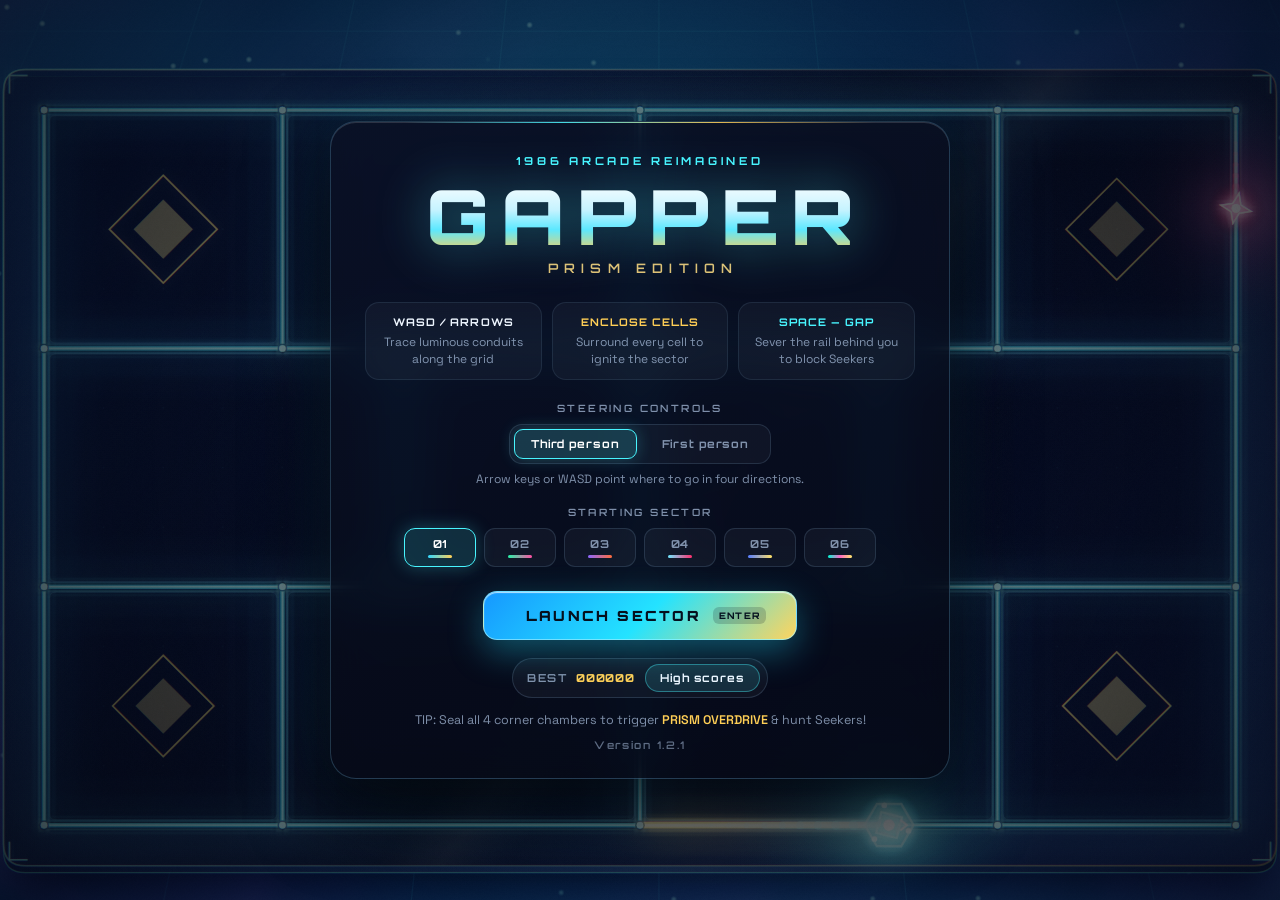
<file: Gemini/index.html>
<!DOCTYPE html>
<html lang="en">
<head>
  <meta charset="UTF-8" />
  <meta name="viewport" content="width=device-width, initial-scale=1.0, maximum-scale=1.0, user-scalable=no" />
  <title>GAPPER // PRISM</title>
  <link rel="preconnect" href="https://fonts.googleapis.com" />
  <link rel="preconnect" href="https://fonts.gstatic.com" crossorigin />
  <link href="https://fonts.googleapis.com/css2?family=Orbitron:wght@500;700;900&family=Space+Grotesk:wght@400;500;600;700&display=swap" rel="stylesheet" />
  <link rel="stylesheet" href="styles.css" />
</head>
<body>
  <div id="app">
    <!-- Main WebGL2 / Fallback Display Canvas -->
    <canvas id="game-canvas"></canvas>

    <!-- Minimalist Top HUD (hidden on Title) -->
    <header id="hud" class="hud hidden" aria-label="Game HUD">
      <div class="hud-group hud-left">
        <div class="hud-pill score-pill">
          <span class="hud-label">SCORE</span>
          <div class="score-row">
            <span id="hud-score" class="hud-value">000000</span>
            <span id="hud-combo" class="combo-badge hidden">x2</span>
          </div>
        </div>
        <div class="hud-pill best-pill">
          <span class="hud-label">BEST</span>
          <span id="hud-best" class="hud-value dim">000000</span>
        </div>
      </div>

      <div class="hud-group hud-center">
        <div class="hud-pill stage-pill">
          <div class="stage-meta">
            <span id="hud-stage" class="stage-tag">SECTOR 01</span>
            <span id="hud-stage-name" class="stage-name">PRISM CIRCUIT</span>
          </div>
          <div class="progress-ring-wrap" title="Sector Completion">
            <svg class="progress-ring" viewBox="0 0 40 40">
              <circle class="ring-bg" cx="20" cy="20" r="16" />
              <circle id="hud-progress-ring" class="ring-fg" cx="20" cy="20" r="16" />
            </svg>
            <span id="hud-percent" class="ring-text">0%</span>
          </div>
        </div>
        <div id="overdrive-banner" class="overdrive-banner hidden">
          <span class="od-pulse"></span>
          <span>PRISM OVERDRIVE</span>
          <span id="od-timer">6.0s</span>
        </div>
      </div>

      <div class="hud-group hud-right">
        <div class="hud-pill gap-pill" title="Gap Charges (SPACE)">
          <span class="hud-label">GAP ARC</span>
          <div id="hud-gaps" class="gap-pips">
            <div class="gap-pip"><div class="gap-pip-fill"></div></div>
            <div class="gap-pip"><div class="gap-pip-fill"></div></div>
            <div class="gap-pip"><div class="gap-pip-fill"></div></div>
          </div>
        </div>
        <div class="hud-pill lives-pill" title="Remaining Cores">
          <span class="hud-label">CORES</span>
          <div id="hud-lives" class="lives-icons"></div>
        </div>
        <div class="hud-actions">
          <button id="btn-sound" class="icon-btn" title="Toggle Sound (M)" aria-label="Toggle Sound">
            <svg id="icon-sound-on" viewBox="0 0 24 24" fill="none" stroke="currentColor" stroke-width="2">
              <polygon points="11 5 6 9 2 9 2 15 6 15 11 19 11 5"></polygon>
              <path d="M15.54 8.46a5 5 0 0 1 0 7.07"></path>
              <path d="M19.07 4.93a10 10 0 0 1 0 14.14"></path>
            </svg>
            <svg id="icon-sound-off" class="hidden" viewBox="0 0 24 24" fill="none" stroke="currentColor" stroke-width="2">
              <polygon points="11 5 6 9 2 9 2 15 6 15 11 19 11 5"></polygon>
              <line x1="23" y1="9" x2="17" y2="15"></line>
              <line x1="17" y1="9" x2="23" y2="15"></line>
            </svg>
          </button>
          <button id="btn-pause" class="icon-btn" title="Pause (P / Esc)" aria-label="Pause">
            <svg viewBox="0 0 24 24" fill="none" stroke="currentColor" stroke-width="2.2">
              <rect x="6" y="4" width="4" height="16" rx="1"></rect>
              <rect x="14" y="4" width="4" height="16" rx="1"></rect>
            </svg>
          </button>
        </div>
      </div>
    </header>

    <!-- Title Overlay -->
    <section id="overlay-title" class="overlay visible">
      <div class="title-card">
        <div class="title-eyebrow">1986 ARCADE REIMAGINED</div>
        <h1 class="game-title" data-text="GAPPER">
          <span>G</span><span>A</span><span>P</span><span>P</span><span>E</span><span>R</span>
        </h1>
        <div class="title-subtitle">PRISM EDITION</div>

        <div class="how-to-strip">
          <div class="how-item">
            <div id="how-steer-key" class="how-key">WASD / ARROWS</div>
            <div id="how-steer-desc" class="how-desc">Trace luminous conduits along the grid</div>
          </div>
          <div class="how-item">
            <div class="how-key accent-gold">ENCLOSE CELLS</div>
            <div class="how-desc">Surround every cell to ignite the sector</div>
          </div>
          <div class="how-item">
            <div class="how-key accent-cyan">SPACE — GAP</div>
            <div class="how-desc">Sever the rail behind you to block Seekers</div>
          </div>
        </div>

        <div class="scheme-picker" data-scheme-picker>
          <span class="picker-label">STEERING CONTROLS</span>
          <div class="scheme-buttons" role="radiogroup" aria-label="Control scheme">
            <button type="button" class="scheme-btn active" data-scheme="third" aria-pressed="true">Third person</button>
            <button type="button" class="scheme-btn" data-scheme="first" aria-pressed="false">First person</button>
          </div>
          <div class="scheme-desc" data-scheme-desc>Arrow keys or WASD point where to go in four directions.</div>
        </div>

        <div class="sector-picker">
          <span class="picker-label">STARTING SECTOR</span>
          <div id="sector-buttons" class="sector-buttons"></div>
        </div>

        <div class="title-cta-row">
          <button id="btn-play" class="primary-btn">
            <span class="btn-glow"></span>
            <span class="btn-text">LAUNCH SECTOR</span>
            <span class="btn-hint">ENTER</span>
          </button>
        </div>

        <div class="title-best-row">
          <span class="title-best-badge">BEST <strong id="title-best">000000</strong></span>
          <button type="button" id="btn-highscores" class="hs-open-btn">High scores</button>
        </div>

        <div class="title-footer">
          <span class="footer-tip">TIP: Seal all 4 corner chambers to trigger <strong>PRISM OVERDRIVE</strong> &amp; hunt Seekers!</span>
        </div>

        <div id="title-version" class="title-version">Version 1.2.1</div>
      </div>
    </section>

    <!-- Stage Intro Banner (non-blocking) -->
    <div id="stage-banner" class="stage-banner hidden">
      <div id="banner-eyebrow" class="banner-eyebrow">SECTOR 01</div>
      <div id="banner-title" class="banner-title">PRISM CIRCUIT</div>
      <div id="banner-sub" class="banner-sub">TRACE ALL CONDUITS • SEVER TO SURVIVE</div>
    </div>

    <!-- Pause Overlay -->
    <section id="overlay-pause" class="overlay hidden">
      <div class="modal-card">
        <div class="modal-eyebrow">SYSTEM PAUSED</div>
        <h2 class="modal-title">SECTOR ON HOLD</h2>
        <div class="scheme-picker scheme-picker-compact" data-scheme-picker>
          <span class="picker-label">STEERING CONTROLS</span>
          <div class="scheme-buttons" role="radiogroup" aria-label="Control scheme">
            <button type="button" class="scheme-btn active" data-scheme="third" aria-pressed="true">Third person</button>
            <button type="button" class="scheme-btn" data-scheme="first" aria-pressed="false">First person</button>
          </div>
          <div class="scheme-desc" data-scheme-desc>Arrow keys or WASD point where to go in four directions.</div>
        </div>
        <div class="modal-actions">
          <button id="btn-resume" class="primary-btn">
            <span class="btn-text">RESUME</span>
          </button>
          <button id="btn-restart" class="secondary-btn">RESTART SECTOR</button>
          <button id="btn-menu" class="ghost-btn">RETURN TO TITLE</button>
        </div>
      </div>
    </section>

    <!-- Stage Clear Overlay -->
    <section id="overlay-clear" class="overlay hidden">
      <div class="modal-card clear-card">
        <div class="modal-eyebrow accent-gold">SECTOR ILLUMINATED</div>
        <h2 id="clear-title" class="modal-title">SECTOR 01 COMPLETE</h2>
        <div class="stats-grid">
          <div class="stat-box">
            <span class="stat-label">SECTOR BONUS</span>
            <span id="clear-bonus" class="stat-val accent-gold">+1,500</span>
          </div>
          <div class="stat-box">
            <span class="stat-label">MAX CHAIN</span>
            <span id="clear-chain" class="stat-val accent-cyan">x4</span>
          </div>
          <div class="stat-box">
            <span class="stat-label">SEEKERS BLOCKED</span>
            <span id="clear-blocks" class="stat-val">3</span>
          </div>
          <div class="stat-box">
            <span class="stat-label">TOTAL SCORE</span>
            <span id="clear-score" class="stat-val">004250</span>
          </div>
        </div>
        <div class="modal-actions">
          <button id="btn-next-stage" class="primary-btn">
            <span class="btn-text">NEXT SECTOR</span>
            <span class="btn-hint">ENTER</span>
          </button>
        </div>
      </div>
    </section>

    <!-- High Scores Overlay (opened from Title Screen) -->
    <section id="overlay-highscores" class="overlay hidden" role="dialog" aria-modal="true" aria-labelledby="hs-title">
      <div class="modal-card scores-modal">
        <div class="modal-eyebrow accent-gold">LEADERBOARD</div>
        <h2 id="hs-title" class="modal-title scores-modal-title">HIGH SCORES</h2>
        <div id="hs-tabs" class="score-tabs hidden" role="tablist" aria-label="High score lists">
          <button type="button" class="score-tab active" data-score-tab="device" role="tab" aria-selected="true">This device</button>
          <button type="button" class="score-tab" data-score-tab="shared" role="tab" aria-selected="false">Everyone</button>
        </div>
        <div id="hs-list" class="scores-list" role="list"></div>
        <p id="hs-msg" class="scores-msg hidden"></p>
        <div class="modal-actions scores-actions">
          <button type="button" id="btn-hs-back" class="secondary-btn">Back</button>
        </div>
      </div>
    </section>

    <!-- Game Over / Victory Overlay -->
    <section id="overlay-gameover" class="overlay hidden">
      <div class="modal-card scores-modal go-modal">
        <div class="go-header">
          <div class="go-header-left">
            <div id="go-eyebrow" class="modal-eyebrow accent-crimson">SIGNAL LOST</div>
            <h2 id="go-title" class="modal-title scores-modal-title">GAME OVER</h2>
          </div>
          <div class="go-compact-stats">
            <div class="go-mini-stat">
              <span class="stat-label">SCORE</span>
              <span id="go-score" class="stat-val accent-gold">000000</span>
            </div>
            <div class="go-mini-stat">
              <span class="stat-label">SECTOR</span>
              <span id="go-stage" class="stat-val">01</span>
            </div>
          </div>
        </div>

        <p id="go-status-line" class="go-status-line"></p>

        <div id="go-tabs" class="score-tabs hidden" role="tablist" aria-label="High score lists">
          <button type="button" class="score-tab active" data-score-tab="device" role="tab" aria-selected="true">This device</button>
          <button type="button" class="score-tab" data-score-tab="shared" role="tab" aria-selected="false">Everyone</button>
        </div>

        <div id="go-list" class="scores-list" role="list"></div>
        <p id="go-shared-msg" class="scores-msg hidden"></p>

        <div id="go-initials-wrap" class="initials-wrap hidden">
          <label for="go-initials" class="initials-label">Your initials</label>
          <input id="go-initials" class="initials-input" type="text" maxlength="3" autocomplete="off" autocorrect="off" autocapitalize="characters" spellcheck="false" inputmode="text" placeholder="---" />
        </div>

        <div class="modal-actions go-actions-row">
          <button type="button" id="btn-retry" class="primary-btn">
            <span class="btn-text">PLAY AGAIN</span>
            <span class="btn-hint">ENTER</span>
          </button>
          <button type="button" id="btn-go-menu" class="ghost-btn">MAIN MENU</button>
        </div>
      </div>
    </section>

    <!-- Subtle Bottom Controls Hint during active play -->
    <footer id="controls-bar" class="controls-bar hidden">
      <span id="controls-steer-hint"><kbd>WASD</kbd> / <kbd>↑↓←→</kbd> Move</span>
      <span class="sep">•</span>
      <span><kbd>SPACE</kbd> Sever Rail (Gap)</span>
      <span class="sep">•</span>
      <span><kbd>P</kbd> Pause</span>
      <span class="sep">•</span>
      <span><kbd>M</kbd> Audio</span>
    </footer>

    <!-- Subtle Practice Mode Indicator (hidden unless active) -->
    <div id="pax-badge" class="pax-badge hidden" aria-label="Practice mode active">
      <svg class="pax-svg" viewBox="0 0 64 26" fill="none" aria-hidden="true">
        <!-- Curved stem -->
        <path d="M5 20 C 19 19, 36 14, 58 6" stroke="#7f9662" stroke-width="1.7" stroke-linecap="round" />
        <!-- 9 leaves along the branch -->
        <ellipse cx="14" cy="14.5" rx="4.2" ry="1.8" transform="rotate(-38 14 14.5)" fill="#8fa772" />
        <ellipse cx="18" cy="20.5" rx="4.1" ry="1.7" transform="rotate(24 18 20.5)" fill="#7d9460" />
        <ellipse cx="25" cy="12" rx="4.4" ry="1.8" transform="rotate(-34 25 12)" fill="#8fa772" />
        <ellipse cx="29" cy="17.8" rx="4.2" ry="1.7" transform="rotate(20 29 17.8)" fill="#7d9460" />
        <ellipse cx="36" cy="9.2" rx="4.3" ry="1.7" transform="rotate(-30 36 9.2)" fill="#8fa772" />
        <ellipse cx="40.5" cy="14.6" rx="4.1" ry="1.65" transform="rotate(18 40.5 14.6)" fill="#7d9460" />
        <ellipse cx="47" cy="6.6" rx="4.1" ry="1.65" transform="rotate(-26 47 6.6)" fill="#8fa772" />
        <ellipse cx="51" cy="11.2" rx="3.8" ry="1.55" transform="rotate(14 51 11.2)" fill="#7d9460" />
        <ellipse cx="58.5" cy="5.5" rx="4" ry="1.55" transform="rotate(-18 58.5 5.5)" fill="#96af78" />
        <!-- 2 olives -->
        <ellipse cx="23.5" cy="18.2" rx="2.3" ry="3.1" transform="rotate(22 23.5 18.2)" fill="#5a6e42" stroke="#8aa36d" stroke-width="0.6" />
        <ellipse cx="44" cy="12.2" rx="2.2" ry="3" transform="rotate(16 44 12.2)" fill="#5a6e42" stroke="#8aa36d" stroke-width="0.6" />
      </svg>
      <span class="pax-label">PAX</span>
    </div>

    <!-- Touch Controls (shown only on coarse pointer / touch devices during play) -->
    <div id="touch-controls" class="touch-controls hidden">
      <div class="dpad">
        <button class="dpad-btn up" data-dir="up" aria-label="Up">▲</button>
        <button class="dpad-btn left" data-dir="left" aria-label="Left">◀</button>
        <button class="dpad-btn right" data-dir="right" aria-label="Right">▶</button>
        <button class="dpad-btn down" data-dir="down" aria-label="Down">▼</button>
      </div>
      <button id="touch-gap" class="touch-gap-btn" aria-label="Create Gap">
        <span>GAP</span>
      </button>
    </div>
  </div>

  <!-- Clean modular scripts (works over both http:// and file://) -->
  <script src="js/levels.js"></script>
  <script src="js/scores.js"></script>
  <script src="js/audio.js"></script>
  <script src="js/shaders.js"></script>
  <script src="js/renderer.js"></script>
  <script src="js/game.js"></script>
  <script src="js/main.js"></script>
</body>
</html>
</file>
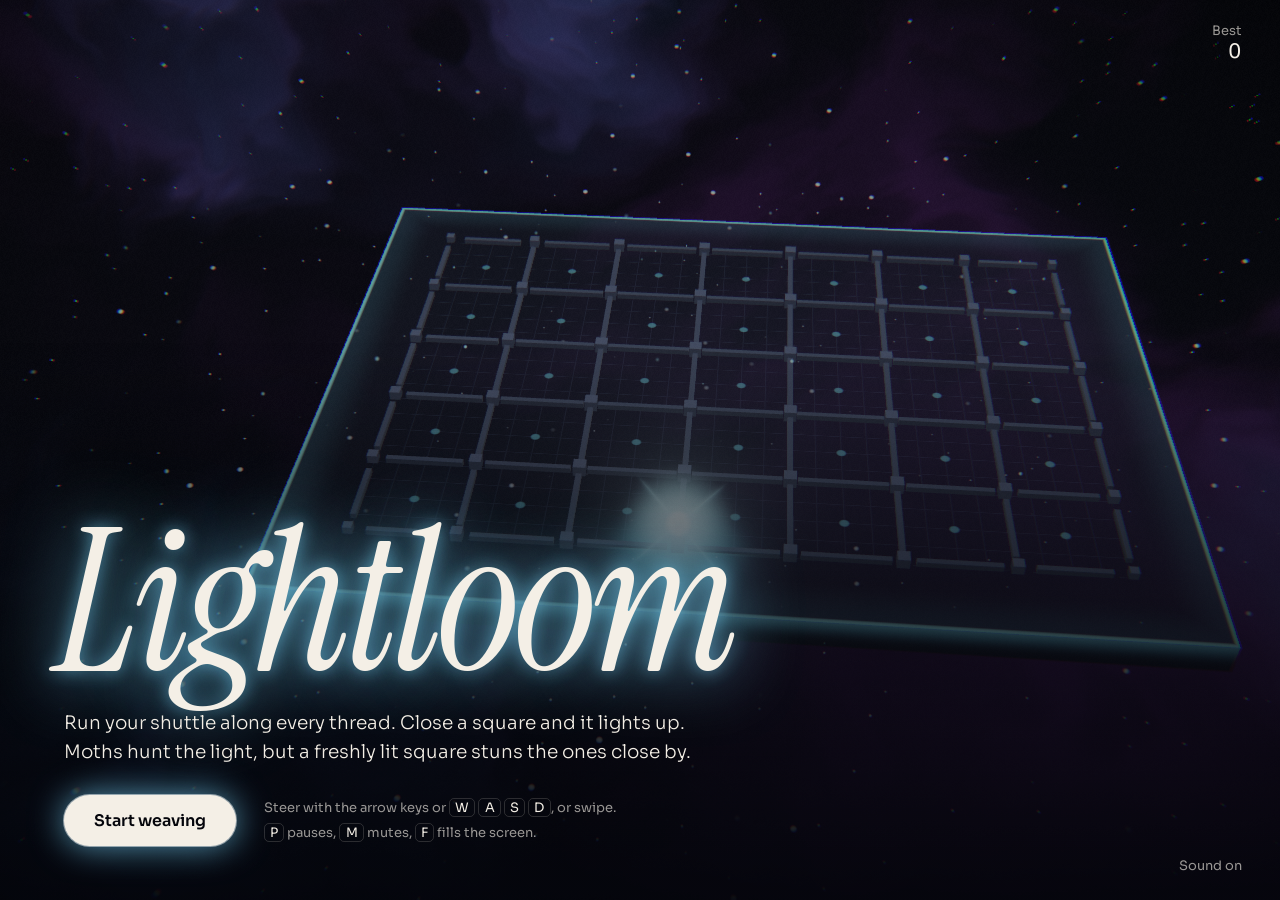
<file: claude/Lightloom.html>
<!doctype html>
<html lang="en">
<head>
<meta charset="utf-8">
<meta name="viewport" content="width=device-width, initial-scale=1, viewport-fit=cover, user-scalable=no">
<title>Lightloom</title>
<meta name="description" content="Weave every thread of light and outrun the moths.">
<link rel="icon" href="data:image/svg+xml,%3Csvg xmlns='http://www.w3.org/2000/svg' viewBox='0 0 32 32'%3E%3Crect width='32' height='32' rx='7' fill='%2304050b'/%3E%3Cpath d='M8 8h16v16H8z' fill='none' stroke='%237ad9ff' stroke-width='2.5'/%3E%3Ccircle cx='24' cy='8' r='4' fill='%23fff'/%3E%3C/svg%3E">
<link rel="preconnect" href="https://fonts.googleapis.com">
<link rel="preconnect" href="https://fonts.gstatic.com" crossorigin>
<link href="https://fonts.googleapis.com/css2?family=Instrument+Serif:ital@0;1&family=Sora:wght@300;400;600&display=swap" rel="stylesheet">
<style>
  :root {
    --ink: #f4efe6;
    --dim: rgba(244, 239, 230, .62);
    --faint: rgba(244, 239, 230, .16);
    --void: #04050b;
    --dye: #7ad9ff;
    --serif: "Instrument Serif", "Iowan Old Style", Georgia, "Times New Roman", serif;
    --sans: "Sora", "Segoe UI Variable Text", "Segoe UI", system-ui, sans-serif;
  }
  * { box-sizing: border-box; }
  html, body {
    height: 100%; margin: 0; overflow: hidden; background: var(--void); color: var(--ink);
    font-family: var(--sans); font-weight: 400; -webkit-font-smoothing: antialiased;
    touch-action: none; user-select: none; -webkit-user-select: none;
  }
  #gl { position: fixed; inset: 0; width: 100%; height: 100%; display: block; }
  p { margin: 0; }
  kbd { font: inherit; color: var(--ink); border: 1px solid var(--faint); border-radius: 5px; padding: 0 .4em; }

  /* ---------- heads-up display ---------- */
  #hud {
    position: fixed; inset: 0 0 auto 0; display: grid; grid-template-columns: 1fr auto 1fr; align-items: start; gap: 24px;
    padding: 22px clamp(18px, 3vw, 40px); pointer-events: none; opacity: 0; transition: opacity .7s ease;
    text-shadow: 0 1px 14px rgba(0, 0, 0, .6);
  }
  #hud.show { opacity: 1; }
  .stat span { display: block; font-size: 13px; color: var(--dim); }
  .stat b { display: block; font-weight: 600; font-size: clamp(22px, 2.6vw, 32px); line-height: 1.15; font-variant-numeric: tabular-nums; letter-spacing: -.01em; }
  .stat.right { text-align: right; }
  .stat.right b { font-size: clamp(16px, 1.7vw, 20px); font-weight: 400; }
  .weave { text-align: center; width: min(340px, 42vw); }
  .weave span { display: block; font-size: 13px; color: var(--dim); }
  .weave em { display: block; font-family: var(--serif); font-size: clamp(28px, 3.4vw, 40px); line-height: 1; margin-top: 2px; }
  .thread { height: 2px; margin-top: 12px; background: var(--faint); border-radius: 2px; }
  .thread i { display: block; height: 100%; width: 0; background: var(--dye); border-radius: 2px; box-shadow: 0 0 12px var(--dye), 0 0 2px #fff; transition: width .4s cubic-bezier(.2, .8, .2, 1), background .8s; }
  .sparks { display: flex; gap: 9px; justify-content: flex-end; margin-top: 10px; min-height: 9px; }
  .sparks i { width: 9px; height: 9px; border-radius: 50%; background: #fff; box-shadow: 0 0 10px 2px var(--dye); }

  #mute {
    position: fixed; right: clamp(18px, 3vw, 40px); bottom: 20px; font: inherit; font-size: 13px; color: var(--dim);
    background: none; border: 0; padding: 6px 0; cursor: pointer;
  }
  #mute:hover { color: var(--ink); }

  #chain {
    position: fixed; left: 50%; bottom: 9vh; transform: translateX(-50%); text-align: center; pointer-events: none; opacity: 0;
    text-shadow: 0 0 24px var(--dye);
  }
  #chain b { font-family: var(--serif); font-style: italic; font-weight: 400; font-size: clamp(40px, 6vw, 72px); line-height: 1; }
  #chain span { display: block; font-size: 13px; color: var(--dim); }
  #chain.show { animation: chain 3s ease-out both; }
  @keyframes chain { 0% { opacity: 0; transform: translateX(-50%) scale(1.5); } 8% { opacity: 1; transform: translateX(-50%) scale(1); } 80% { opacity: 1; } 100% { opacity: 0; } }

  #banner { position: fixed; inset: 0; display: grid; place-content: center; text-align: center; pointer-events: none; opacity: 0; }
  #banner.show { animation: banner 2.6s ease both; }
  #b1 { font-family: var(--serif); font-style: italic; font-size: clamp(56px, 11vw, 150px); line-height: .95; text-shadow: 0 0 60px var(--dye), 0 2px 30px rgba(0, 0, 0, .7); }
  #b2 { font-size: clamp(14px, 1.5vw, 18px); color: var(--ink); margin-top: 14px; text-shadow: 0 1px 12px rgba(0, 0, 0, .9); }
  @keyframes banner {
    0% { opacity: 0; letter-spacing: .08em; filter: blur(12px); }
    16% { opacity: 1; letter-spacing: 0; filter: blur(0); }
    72% { opacity: 1; filter: blur(0); }
    100% { opacity: 0; filter: blur(8px); }
  }

  .pop {
    position: fixed; transform: translate(-50%, -50%); font-weight: 600; font-size: 20px; color: #fff; pointer-events: none;
    text-shadow: 0 0 14px var(--dye), 0 0 3px var(--dye); animation: pop 1s cubic-bezier(.2, .7, .2, 1) both; font-variant-numeric: tabular-nums;
  }
  .pop.big { font-size: 30px; }
  @keyframes pop { 0% { opacity: 0; transform: translate(-50%, -20%) scale(.6); } 15% { opacity: 1; transform: translate(-50%, -80%) scale(1.1); } 100% { opacity: 0; transform: translate(-50%, -260%) scale(1); } }

  /* ---------- screens ---------- */
  .screen { position: fixed; inset: 0; visibility: hidden; opacity: 0; transition: opacity .6s ease, visibility 0s .6s; }
  .screen.show { visibility: visible; opacity: 1; transition: opacity .6s ease; }

  #title { background: linear-gradient(to top, rgba(4, 5, 11, .92) 0%, rgba(4, 5, 11, .55) 32%, rgba(4, 5, 11, 0) 62%); }
  .t-block { position: absolute; left: clamp(22px, 5vw, 84px); bottom: clamp(26px, 6vh, 72px); max-width: min(660px, 88vw); }
  h1 {
    margin: 0 0 .12em -.04em; font-family: var(--serif); font-style: italic; font-weight: 400;
    font-size: clamp(84px, 15.5vw, 236px); line-height: .84; letter-spacing: -.025em;
    text-shadow: 0 0 70px var(--dye), 0 0 18px color-mix(in srgb, var(--dye) 60%, transparent);
    animation: rise 1.6s cubic-bezier(.2, .7, .2, 1) both;
  }
  .lede { font-size: clamp(16px, 1.45vw, 19px); line-height: 1.55; font-weight: 300; max-width: 34em; animation: rise 1.6s .15s cubic-bezier(.2, .7, .2, 1) both; }
  .t-row { display: flex; flex-wrap: wrap; align-items: center; gap: 18px 28px; margin-top: 28px; animation: rise 1.6s .3s cubic-bezier(.2, .7, .2, 1) both; }
  .keys { font-size: 13px; line-height: 1.9; color: var(--dim); max-width: 30em; }
  @keyframes rise { from { opacity: 0; transform: translateY(26px); filter: blur(10px); } to { opacity: 1; transform: none; filter: blur(0); } }
  .t-best { position: absolute; right: clamp(18px, 3vw, 40px); top: 22px; text-align: right; font-size: 13px; color: var(--dim); }
  .t-best b { display: block; font-weight: 400; font-size: 20px; color: var(--ink); font-variant-numeric: tabular-nums; }

  button.go {
    font: inherit; font-weight: 600; font-size: 16px; color: var(--void); background: var(--ink); border: 0; border-radius: 999px;
    padding: 15px 30px; cursor: pointer; box-shadow: 0 0 0 1px rgba(255, 255, 255, .5), 0 0 34px color-mix(in srgb, var(--dye) 70%, transparent);
    transition: transform .15s ease, box-shadow .2s ease;
  }
  button.go:hover { transform: translateY(-1px); box-shadow: 0 0 0 1px #fff, 0 0 52px var(--dye); }
  button.go:active { transform: translateY(1px); }
  button:focus-visible { outline: 2px solid var(--dye); outline-offset: 4px; }

  .center { display: grid; place-content: center; text-align: center; padding: 24px; background: radial-gradient(ellipse at center, rgba(4, 5, 11, .78) 0%, rgba(4, 5, 11, .5) 60%, rgba(4, 5, 11, .25) 100%); backdrop-filter: blur(6px); -webkit-backdrop-filter: blur(6px); }
  .center h2 { margin: 0 0 .2em; font-family: var(--serif); font-style: italic; font-weight: 400; font-size: clamp(52px, 9vw, 128px); line-height: .95; text-shadow: 0 0 60px var(--dye); }
  .center p { font-size: clamp(15px, 1.5vw, 18px); line-height: 1.6; font-weight: 300; }
  .center .go { margin-top: 30px; justify-self: center; }

  .nogl-msg { display: none; position: fixed; inset: 0; place-content: center; text-align: center; padding: 24px; line-height: 1.6; }
  .nogl .nogl-msg { display: grid; }
  .nogl .screen, .nogl #hud, .nogl #mute { display: none; }

  @media (max-width: 640px) {
    #hud { padding: 14px 16px; gap: 12px; }
    .keys { display: none; }
    #mute { bottom: 12px; }
  }
  @media (prefers-reduced-motion: reduce) {
    h1, .lede, .t-row { animation: none; }
    #banner.show { animation-name: bannerCalm; }
    @keyframes bannerCalm { 0%, 100% { opacity: 0; } 15%, 75% { opacity: 1; } }
  }
</style>
</head>
<body>
<canvas id="gl" aria-label="Lightloom game board"></canvas>

<div id="hud">
  <div class="stat"><span>Score</span><b id="score">0</b></div>
  <div class="weave"><span id="weaveN">Weave 1</span><em id="weaveName">Indigo</em><div class="thread"><i id="prog"></i></div></div>
  <div class="stat right"><span>Best</span><b id="best">0</b><div id="sparks" class="sparks"></div></div>
</div>

<div id="chain"><b id="chainN">×2</b><span>chain</span></div>
<div id="banner"><div id="b1"></div><div id="b2"></div></div>
<div id="pops"></div>

<section id="title" class="screen show">
  <div class="t-best">Best<b id="tBest">0</b></div>
  <div class="t-block">
    <h1>Lightloom</h1>
    <p class="lede">Run your shuttle along every thread. Close a square and it lights up. Moths hunt the light, but a freshly lit square stuns the ones close by.</p>
    <div class="t-row">
      <button id="startBtn" class="go" type="button">Start weaving</button>
      <p class="keys">Steer with the arrow keys or <kbd>W</kbd> <kbd>A</kbd> <kbd>S</kbd> <kbd>D</kbd>, or swipe.<br><kbd>P</kbd> pauses, <kbd>M</kbd> mutes, <kbd>F</kbd> fills the screen.</p>
    </div>
  </div>
</section>

<section id="pause" class="screen center">
  <div><h2>Paused</h2><p>Press <kbd>P</kbd> to pick the thread back up.</p></div>
</section>

<section id="over" class="screen center">
  <div>
    <h2>The thread is cut</h2>
    <p id="overLine"></p>
    <p id="overBest"></p>
    <button id="againBtn" class="go" type="button">Weave again</button>
  </div>
</section>

<button id="mute" type="button" aria-pressed="false">Sound on</button>

<div class="nogl-msg"><p>Lightloom needs WebGL 2 to draw its board.<br>Open it in a current version of Chrome, Edge, Firefox or Safari.</p></div>

<script>
/* ---- js/gfx.js ---- */
'use strict';
/* Lightloom renderer: hand-written WebGL2, no dependencies.
   Pipeline: MSAA HDR scene -> resolve -> dual-Kawase bloom -> composite
   (shockwaves, chromatic aberration, ACES tonemap, vignette, grain). */

const M4 = {
  persp(fovy, asp, n, f) {
    const t = 1 / Math.tan(fovy / 2), o = new Float32Array(16);
    o[0] = t / asp; o[5] = t; o[10] = (f + n) / (n - f); o[11] = -1; o[14] = 2 * f * n / (n - f);
    return o;
  },
  look(e, c, u) {
    let fx = c[0] - e[0], fy = c[1] - e[1], fz = c[2] - e[2];
    let l = Math.hypot(fx, fy, fz); fx /= l; fy /= l; fz /= l;
    let rx = fy * u[2] - fz * u[1], ry = fz * u[0] - fx * u[2], rz = fx * u[1] - fy * u[0];
    l = Math.hypot(rx, ry, rz); rx /= l; ry /= l; rz /= l;
    const ux = ry * fz - rz * fy, uy = rz * fx - rx * fz, uz = rx * fy - ry * fx;
    const o = new Float32Array(16);
    o[0] = rx; o[1] = ux; o[2] = -fx; o[4] = ry; o[5] = uy; o[6] = -fy; o[8] = rz; o[9] = uz; o[10] = -fz;
    o[12] = -(rx * e[0] + ry * e[1] + rz * e[2]);
    o[13] = -(ux * e[0] + uy * e[1] + uz * e[2]);
    o[14] = (fx * e[0] + fy * e[1] + fz * e[2]);
    o[15] = 1;
    return { m: o, r: [rx, ry, rz], u: [ux, uy, uz], f: [fx, fy, fz] };
  },
  mul(a, b) {
    const o = new Float32Array(16);
    for (let c = 0; c < 4; c++) for (let r = 0; r < 4; r++) {
      o[c * 4 + r] = a[r] * b[c * 4] + a[4 + r] * b[c * 4 + 1] + a[8 + r] * b[c * 4 + 2] + a[12 + r] * b[c * 4 + 3];
    }
    return o;
  }
};

const GFX = (function () {
  const canvas = document.getElementById('gl');
  const gl = canvas.getContext('webgl2', { antialias: false, alpha: false, depth: false, stencil: false, powerPreference: 'high-performance' });
  if (!gl) return null;

  let hdr = !!gl.getExtension('EXT_color_buffer_float');
  const FOV = 36 * Math.PI / 180;
  const BOX_F = 14, BILL_F = 13, MAX_BOX = 1200, MAX_BILL = 6000, MIPS = 6;

  /* ------------------------------------------------------------ shaders */
  const SKY = `
uniform vec3 uSkyA, uSkyB;
float h21(vec2 p){ p=fract(p*vec2(123.34,456.21)); p+=dot(p,p+45.32); return fract(p.x*p.y); }
float vnoise(vec2 p){ vec2 i=floor(p), f=fract(p); f=f*f*(3.-2.*f);
  return mix(mix(h21(i),h21(i+vec2(1.,0.)),f.x), mix(h21(i+vec2(0.,1.)),h21(i+vec2(1.,1.)),f.x), f.y); }
float fbm(vec2 p){ float a=.5, s=0.; mat2 R=mat2(.8,-.6,.6,.8);
  for(int i=0;i<6;i++){ s+=a*vnoise(p); p=R*p*2.02+vec2(17.1,9.2); a*=.5; } return s; }
float starLayer(vec2 p, float t){ vec2 id=floor(p), f=fract(p)-.5; float h=h21(id);
  vec2 o=(vec2(h21(id+7.3),h21(id+13.7))-.5)*.7; float d=length(f-o);
  return smoothstep(.03+.035*h,0.,d)*step(.8,h)*(.5+.5*sin(t*(1.+h*3.)+h*90.)); }
vec3 sky(vec3 d, float t){
  vec2 p=d.xz/(abs(d.y)+.45)*1.25;
  vec2 q=p+vec2(t*.012,-t*.008);
  float n1=fbm(q*1.3);
  float n2=fbm(q*2.1+n1*2.+3.1);
  float n3=fbm(q*1.1-n2*1.5+9.4);
  float m2=smoothstep(.36,.86,n2), m3=smoothstep(.40,.90,n3);
  vec3 c=vec3(.003,.004,.010);
  c+=uSkyA*m2*m2*.20;
  c+=uSkyB*m3*m3*.18;
  c+=(uSkyA+uSkyB)*pow(m2*m3,1.5)*.55;
  c+=vec3(.75,.85,1.)*(starLayer(p*22.,t)*.9+.5*starLayer(p*47.+5.,t));
  return c;
}`;

  const VS_FULL = `#version 300 es
out vec2 vUv;
void main(){ vec2 p=vec2(float((gl_VertexID<<1)&2), float(gl_VertexID&2)); vUv=p; gl_Position=vec4(p*2.-1.,0.,1.); }`;

  const FS_SKY = `#version 300 es
precision highp float;
in vec2 vUv; out vec4 o;
uniform vec3 uR,uU,uF; uniform vec2 uProj; uniform float uTime;
${SKY}
void main(){ vec2 n=vUv*2.-1.; vec3 d=normalize(uF+uR*n.x*uProj.x+uU*n.y*uProj.y); o=vec4(sky(d,uTime),1.); }`;

  const VS_BOX = `#version 300 es
layout(location=0) in vec3 aPos;
layout(location=1) in vec3 aNormal;
layout(location=2) in vec3 iCenter;
layout(location=3) in vec3 iScale;
layout(location=4) in vec4 iColor;
layout(location=5) in vec4 iParam;
uniform mat4 uVP;
out vec3 vLocal, vN, vWorld, vScale; out vec4 vColor, vParam;
void main(){ vec3 w=iCenter+aPos*iScale; vLocal=aPos; vN=aNormal; vWorld=w; vScale=iScale; vColor=iColor; vParam=iParam; gl_Position=uVP*vec4(w,1.); }`;

  const FS_BOX = `#version 300 es
precision highp float;
in vec3 vLocal, vN, vWorld, vScale; in vec4 vColor, vParam;
uniform vec3 uCam, uTrace; uniform float uTime; uniform vec2 uDims; uniform sampler2D uLight;
out vec4 o;
${SKY}
vec3 spill(vec2 bc){
  vec3 s=vec3(0.);
  for(int y=-1;y<=1;y++) for(int x=-1;x<=1;x++){
    vec2 uv=(bc+vec2(float(x),float(y))*.75)/uDims; vec2 c=clamp(uv,0.,1.);
    float outside=length((uv-c)*uDims);
    s+=texture(uLight,c).rgb*exp(-outside*2.2);
  }
  return s/9.;
}
void main(){
  int kind=int(vParam.x+.5);
  vec3 V=normalize(uCam-vWorld);
  vec3 N=normalize(vN);
  float fres=pow(1.-max(dot(N,V),0.),4.);
  bool topFace=N.y>.5;
  vec3 col;
  if(kind==0){                       // thread (rail)
    float lit=vParam.y, flash=vParam.z;
    float top=topFace?1.:.5;
    vec3 dim=vec3(.05,.062,.10)*top*1.25+fres*.05;
    float along=vWorld.x+vWorld.z;
    float pulse=.82+.18*sin(along*2.4-uTime*3.2);
    vec3 sc=mix(vColor.rgb,vColor.rgb*vColor.rgb,.65);
    vec3 hot=sc*(1.7*pulse*top+flash*5.)+vec3(1.)*flash*1.2;
    col=mix(dim,hot,lit);
  } else if(kind==1){                // lit square
    float glow=vParam.y, flash=vParam.z;
    if(topFace){
      vec2 q=abs(vLocal.xz)*2.;
      float e=max(q.x,q.y);
      float rim=smoothstep(.80,.97,e);
      float inner=smoothstep(.66,.63,e)*smoothstep(.55,.58,e);
      float sheen=pow(max(0.,sin((vWorld.x+vWorld.z)*1.1-uTime*1.4)),14.);
      float weave=.5+.5*sin(vLocal.x*38.)*sin(vLocal.z*38.);
      vec3 deep=vColor.rgb*vColor.rgb*1.35;
      col=deep*(.30+.45*(1.-e)+weave*.10)+vColor.rgb*(rim*2.0+inner*.6+sheen*.8);
      col+=sky(reflect(-V,N),uTime)*(.3+fres*4.);
    } else {
      float h=vLocal.y+.5;
      col=mix(vColor.rgb*vColor.rgb,vColor.rgb,h)*(.10+1.2*h*h);
    }
    col=col*glow+(vColor.rgb*3.+1.)*flash;
  } else if(kind==2){                // knot (node)
    float lit=vParam.y;
    vec3 sc=mix(vColor.rgb,vColor.rgb*vColor.rgb,.5);
    col=mix(vec3(.055,.068,.11)*(topFace?1.5:.7), sc*(topFace?2.4:1.2)+vec3(.25)*float(topFace), lit);
  } else {                           // slab
    vec3 base=vec3(.010,.013,.024);
    if(topFace){
      vec2 bc=vWorld.xz+uDims*.5;
      vec2 ins=step(vec2(0.),bc)*step(bc,uDims); float in_=ins.x*ins.y;
      vec2 f=fract(bc)-.5; float e=max(abs(f.x),abs(f.y))*2.;
      vec4 lm=texture(uLight,(floor(clamp(bc,vec2(0.),uDims-.001))+.5)/uDims);
      float sides=lm.a;
      float dotc=smoothstep(.055,.03,length(f));
      col=base;
      vec2 g=abs(fract(bc*4.)-.5); float fine=smoothstep(.46,.5,max(g.x,g.y));
      col+=vec3(.02,.026,.045)*fine*.5*in_;
      col+=in_*uTrace*(dotc*.22+sides*sides*.16*(.75+.25*sin(uTime*4.))*smoothstep(1.,.15,e));
      col+=spill(bc)*.45;
      col+=sky(reflect(-V,N),uTime)*(.3+fres*3.);
      vec2 d2=(.5-abs(vLocal.xz))*vScale.xz; float edge=min(d2.x,d2.y);
      col+=uTrace*(.9*smoothstep(.05,.0,edge)+.035*smoothstep(.5,.0,edge));
    } else {
      col=base+uTrace*.35*pow(vLocal.y+.5,3.);
    }
  }
  o=vec4(col,1.);
}`;

  const VS_BILL = `#version 300 es
layout(location=0) in vec2 aCorner;
layout(location=1) in vec3 iPos;
layout(location=2) in vec2 iSize;
layout(location=3) in vec4 iColor;
layout(location=4) in vec4 iParam;
uniform mat4 uVP; uniform vec3 uR, uU;
out vec2 vC; out vec4 vColor, vParam; out float vSeed;
void main(){
  bool flat_=iParam.w>.5;
  vec3 r=flat_?vec3(1.,0.,0.):uR; vec3 u=flat_?vec3(0.,0.,-1.):uU;
  vec3 w=iPos+(aCorner.x*r+aCorner.y*u)*iSize.x;
  vC=aCorner; vColor=iColor; vParam=iParam; vSeed=iSize.y;
  gl_Position=uVP*vec4(w,1.);
}`;

  const FS_BILL = `#version 300 es
precision highp float;
in vec2 vC; in vec4 vColor, vParam; in float vSeed;
uniform float uTime;
out vec4 o;
float sdEll(vec2 p, vec2 c, vec2 r, float ang){ vec2 q=p-c; float cs=cos(ang), sn=sin(ang);
  q=vec2(cs*q.x+sn*q.y,-sn*q.x+cs*q.y); return (length(q/r)-1.)*min(r.x,r.y); }
void main(){
  float r=length(vC); int type=int(vParam.x+.5);
  vec3 col=vec3(0.); float a=0.;
  if(type==0){                       // soft mote
    float g=exp(-r*r*5.)*smoothstep(1.,.55,r); col=vColor.rgb*g*vColor.a;
  } else if(type==1){                // the shuttle
    float core=smoothstep(.22,.06,r);
    float halo=exp(-r*r*6.5);
    float c=cos(uTime*.9), s=sin(uTime*.9); vec2 q=mat2(c,-s,s,c)*vC;
    float rays=exp(-abs(q.x)*36.)*exp(-abs(q.y)*3.2)+exp(-abs(q.y)*36.)*exp(-abs(q.x)*3.2);
    col=(vColor.rgb*(halo*1.5+rays*1.8)+vec3(1.)*core*3.5)*vColor.a*smoothstep(1.,.7,r);
  } else if(type==2){                // moth
    float stun=vParam.z;
    float flap=mix(.42+.58*abs(sin(uTime*11.+vSeed)), .92, stun);
    vec2 p=vec2(abs(vC.x)/flap, vC.y);
    float d=sdEll(p,vec2(.40,.20),vec2(.44,.30),.45);
    d=min(d,sdEll(p,vec2(.27,-.28),vec2(.27,.25),-.3));
    d=min(d,sdEll(p,vec2(0.,0.),vec2(.07,.40),0.));
    float mask=smoothstep(.02,-.02,d);
    float rim=exp(-abs(d)*20.);
    vec2 e=p-vec2(.45,.22);
    float spot=exp(-pow((length(e)-.10)*24.,2.))+smoothstep(.05,.02,length(e));
    vec3 c=mix(vColor.rgb, vec3(.5,.62,.8), stun*.85);
    float flick=mix(1., .45+.25*sin(uTime*40.), stun);
    float clip=smoothstep(1.,.86,max(abs(vC.x),abs(vC.y)));
    col=(c*rim*2.6+c*spot*mask*2.4+c*.05*mask)*flick*vColor.a*clip;
    a=mask*.92*vColor.a;
  } else {                           // ring
    float w=vParam.y;
    float g=exp(-pow((r-.86)/w,2.)); col=vColor.rgb*g*vColor.a;
  }
  o=vec4(col,a);
}`;

  const FS_PRE = `#version 300 es
precision highp float;
in vec2 vUv; out vec4 o; uniform sampler2D uTex; uniform vec2 uTexel; uniform float uThresh;
void main(){
  vec3 c=texture(uTex,vUv).rgb*4.;
  c+=texture(uTex,vUv+uTexel).rgb+texture(uTex,vUv-uTexel).rgb;
  c+=texture(uTex,vUv+vec2(uTexel.x,-uTexel.y)).rgb+texture(uTex,vUv-vec2(uTexel.x,-uTexel.y)).rgb;
  c/=8.;
  float br=max(max(c.r,c.g),c.b);
  c*=max(br-uThresh,0.)/max(br,1e-4);
  o=vec4(min(c,vec3(24.)),1.);
}`;

  const FS_DOWN = `#version 300 es
precision highp float;
in vec2 vUv; out vec4 o; uniform sampler2D uTex; uniform vec2 uTexel;
void main(){
  vec3 c=texture(uTex,vUv).rgb*4.;
  c+=texture(uTex,vUv+uTexel).rgb+texture(uTex,vUv-uTexel).rgb;
  c+=texture(uTex,vUv+vec2(uTexel.x,-uTexel.y)).rgb+texture(uTex,vUv-vec2(uTexel.x,-uTexel.y)).rgb;
  o=vec4(c/8.,1.);
}`;

  const FS_UP = `#version 300 es
precision highp float;
in vec2 vUv; out vec4 o; uniform sampler2D uTex; uniform vec2 uTexel;
void main(){
  vec2 h=uTexel;
  vec3 c=texture(uTex,vUv+vec2(-h.x*2.,0.)).rgb+texture(uTex,vUv+vec2(h.x*2.,0.)).rgb
        +texture(uTex,vUv+vec2(0.,h.y*2.)).rgb+texture(uTex,vUv+vec2(0.,-h.y*2.)).rgb;
  c+=(texture(uTex,vUv+vec2(-h.x,h.y)).rgb+texture(uTex,vUv+h).rgb
     +texture(uTex,vUv+vec2(h.x,-h.y)).rgb+texture(uTex,vUv-h).rgb)*2.;
  o=vec4(c/12.,1.);
}`;

  const FS_COMP = `#version 300 es
precision highp float;
in vec2 vUv; out vec4 o;
uniform sampler2D uScene, uBloom; uniform vec2 uRes;
uniform float uTime, uChroma, uGlitch, uFade, uFlash, uBloomStr, uExposure;
uniform vec4 uShock[4];
float h1(float n){ return fract(sin(n*127.1)*43758.5453); }
float h2(vec2 p){ return fract(sin(dot(p,vec2(12.9898,78.233)))*43758.5453); }
vec3 aces(vec3 x){ return clamp((x*(2.51*x+.03))/(x*(2.43*x+.59)+.14),0.,1.); }
void main(){
  vec2 uv=vUv; float asp=uRes.x/uRes.y;
  for(int i=0;i<4;i++){
    vec4 s=uShock[i]; vec2 d=uv-s.xy; d.x*=asp; float l=length(d);
    float w=l-s.z; float k=exp(-w*w*700.)*s.w;
    vec2 dir=d/max(l,1e-4); dir.x/=asp; uv+=dir*k*.024;
  }
  if(uGlitch>0.001){
    float band=floor(uv.y*26.+uTime*31.);
    float on=step(.55,h1(band+floor(uTime*19.)));
    uv.x+=(h1(band)-.5)*.055*uGlitch*on;
  }
  vec2 c=uv-.5; float r2=dot(c,c);
  vec2 off=c*(uChroma*.03+.0022)*(.6+r2*2.4);
  vec3 col=vec3(texture(uScene,uv+off).r, texture(uScene,uv).g, texture(uScene,uv-off).b);
  vec3 bl=vec3(texture(uBloom,uv+off*1.5).r, texture(uBloom,uv).g, texture(uBloom,uv-off*1.5).b);
  col+=bl*uBloomStr;
  col+=uFlash*vec3(.9,.95,1.)*.6;
  col*=uExposure;
  float pk=max(col.r,max(col.g,col.b));
  vec3 hp=col/max(pk,1e-4)*aces(vec3(pk)).r;
  col=mix(aces(col),hp,.5);
  col=pow(col,vec3(1./2.2));
  col*=1.-smoothstep(.12,.95,r2)*.85;
  col+=(h2(uv*uRes+fract(uTime)*91.7)-.5)*.022;
  o=vec4(col*uFade,1.);
}`;

  /* ------------------------------------------------------------ helpers */
  function compile(type, src) {
    const s = gl.createShader(type); gl.shaderSource(s, src); gl.compileShader(s);
    if (!gl.getShaderParameter(s, gl.COMPILE_STATUS)) { console.error(gl.getShaderInfoLog(s), src); throw new Error('shader'); }
    return s;
  }
  function program(vs, fs) {
    const p = gl.createProgram();
    gl.attachShader(p, compile(gl.VERTEX_SHADER, vs)); gl.attachShader(p, compile(gl.FRAGMENT_SHADER, fs));
    gl.linkProgram(p);
    if (!gl.getProgramParameter(p, gl.LINK_STATUS)) { console.error(gl.getProgramInfoLog(p)); throw new Error('link'); }
    const u = {}; const n = gl.getProgramParameter(p, gl.ACTIVE_UNIFORMS);
    for (let i = 0; i < n; i++) { const info = gl.getActiveUniform(p, i); u[info.name.replace('[0]', '')] = gl.getUniformLocation(p, info.name); }
    return { p, u };
  }

  const pSky = program(VS_FULL, FS_SKY), pBox = program(VS_BOX, FS_BOX), pBill = program(VS_BILL, FS_BILL);
  const pPre = program(VS_FULL, FS_PRE), pDown = program(VS_FULL, FS_DOWN), pUp = program(VS_FULL, FS_UP), pComp = program(VS_FULL, FS_COMP);

  /* cube geometry (36 verts, pos + normal) */
  const cube = [];
  const FACES = [[[1, 0, 0], [0, 1, 0], [0, 0, 1]], [[-1, 0, 0], [0, 0, 1], [0, 1, 0]], [[0, 1, 0], [0, 0, 1], [1, 0, 0]],
  [[0, -1, 0], [1, 0, 0], [0, 0, 1]], [[0, 0, 1], [1, 0, 0], [0, 1, 0]], [[0, 0, -1], [0, 1, 0], [1, 0, 0]]];
  for (const [n, u, v] of FACES) {
    const c = (a, b) => [n[0] * .5 + u[0] * a + v[0] * b, n[1] * .5 + u[1] * a + v[1] * b, n[2] * .5 + u[2] * a + v[2] * b];
    const q = [c(-.5, -.5), c(.5, -.5), c(.5, .5), c(-.5, .5)];
    for (const i of [0, 1, 2, 0, 2, 3]) cube.push(...q[i], ...n);
  }

  const fullVAO = gl.createVertexArray();

  const boxVAO = gl.createVertexArray(); gl.bindVertexArray(boxVAO);
  const cubeBuf = gl.createBuffer(); gl.bindBuffer(gl.ARRAY_BUFFER, cubeBuf); gl.bufferData(gl.ARRAY_BUFFER, new Float32Array(cube), gl.STATIC_DRAW);
  gl.enableVertexAttribArray(0); gl.vertexAttribPointer(0, 3, gl.FLOAT, false, 24, 0);
  gl.enableVertexAttribArray(1); gl.vertexAttribPointer(1, 3, gl.FLOAT, false, 24, 12);
  const boxInst = gl.createBuffer(); gl.bindBuffer(gl.ARRAY_BUFFER, boxInst); gl.bufferData(gl.ARRAY_BUFFER, MAX_BOX * BOX_F * 4, gl.DYNAMIC_DRAW);
  [[2, 3, 0], [3, 3, 12], [4, 4, 24], [5, 4, 40]].forEach(([loc, n, off]) => {
    gl.enableVertexAttribArray(loc); gl.vertexAttribPointer(loc, n, gl.FLOAT, false, BOX_F * 4, off); gl.vertexAttribDivisor(loc, 1);
  });

  const billVAO = gl.createVertexArray(); gl.bindVertexArray(billVAO);
  const quadBuf = gl.createBuffer(); gl.bindBuffer(gl.ARRAY_BUFFER, quadBuf); gl.bufferData(gl.ARRAY_BUFFER, new Float32Array([-1, -1, 1, -1, -1, 1, 1, 1]), gl.STATIC_DRAW);
  gl.enableVertexAttribArray(0); gl.vertexAttribPointer(0, 2, gl.FLOAT, false, 0, 0);
  const billInst = gl.createBuffer(); gl.bindBuffer(gl.ARRAY_BUFFER, billInst); gl.bufferData(gl.ARRAY_BUFFER, MAX_BILL * BILL_F * 4, gl.DYNAMIC_DRAW);
  [[1, 3, 0], [2, 2, 12], [3, 4, 20], [4, 4, 36]].forEach(([loc, n, off]) => {
    gl.enableVertexAttribArray(loc); gl.vertexAttribPointer(loc, n, gl.FLOAT, false, BILL_F * 4, off); gl.vertexAttribDivisor(loc, 1);
  });
  gl.bindVertexArray(null);

  const lightTex = gl.createTexture();
  gl.bindTexture(gl.TEXTURE_2D, lightTex);
  gl.texParameteri(gl.TEXTURE_2D, gl.TEXTURE_MIN_FILTER, gl.LINEAR); gl.texParameteri(gl.TEXTURE_2D, gl.TEXTURE_MAG_FILTER, gl.LINEAR);
  gl.texParameteri(gl.TEXTURE_2D, gl.TEXTURE_WRAP_S, gl.CLAMP_TO_EDGE); gl.texParameteri(gl.TEXTURE_2D, gl.TEXTURE_WRAP_T, gl.CLAMP_TO_EDGE);

  /* ------------------------------------------------------------ targets */
  let W = 0, H = 0, msaa = null, scene = null, mips = [], quality = 1;

  function target(w, h) {
    const tex = gl.createTexture(); gl.bindTexture(gl.TEXTURE_2D, tex);
    gl.texImage2D(gl.TEXTURE_2D, 0, hdr ? gl.RGBA16F : gl.RGBA8, w, h, 0, gl.RGBA, hdr ? gl.HALF_FLOAT : gl.UNSIGNED_BYTE, null);
    gl.texParameteri(gl.TEXTURE_2D, gl.TEXTURE_MIN_FILTER, gl.LINEAR); gl.texParameteri(gl.TEXTURE_2D, gl.TEXTURE_MAG_FILTER, gl.LINEAR);
    gl.texParameteri(gl.TEXTURE_2D, gl.TEXTURE_WRAP_S, gl.CLAMP_TO_EDGE); gl.texParameteri(gl.TEXTURE_2D, gl.TEXTURE_WRAP_T, gl.CLAMP_TO_EDGE);
    const fb = gl.createFramebuffer(); gl.bindFramebuffer(gl.FRAMEBUFFER, fb);
    gl.framebufferTexture2D(gl.FRAMEBUFFER, gl.COLOR_ATTACHMENT0, gl.TEXTURE_2D, tex, 0);
    return { tex, fb, w, h };
  }
  function free() {
    if (msaa) { gl.deleteFramebuffer(msaa.fb); gl.deleteRenderbuffer(msaa.c); gl.deleteRenderbuffer(msaa.d); }
    for (const t of [scene, ...mips]) if (t) { gl.deleteFramebuffer(t.fb); gl.deleteTexture(t.tex); }
    msaa = scene = null; mips = [];
  }
  function build() {
    free();
    const samples = Math.min(4, gl.getParameter(gl.MAX_SAMPLES));
    const fb = gl.createFramebuffer(); gl.bindFramebuffer(gl.FRAMEBUFFER, fb);
    const c = gl.createRenderbuffer(); gl.bindRenderbuffer(gl.RENDERBUFFER, c);
    gl.renderbufferStorageMultisample(gl.RENDERBUFFER, samples, hdr ? gl.RGBA16F : gl.RGBA8, W, H);
    gl.framebufferRenderbuffer(gl.FRAMEBUFFER, gl.COLOR_ATTACHMENT0, gl.RENDERBUFFER, c);
    const d = gl.createRenderbuffer(); gl.bindRenderbuffer(gl.RENDERBUFFER, d);
    gl.renderbufferStorageMultisample(gl.RENDERBUFFER, samples, gl.DEPTH_COMPONENT24, W, H);
    gl.framebufferRenderbuffer(gl.FRAMEBUFFER, gl.DEPTH_ATTACHMENT, gl.RENDERBUFFER, d);
    msaa = { fb, c, d };
    const ok = gl.checkFramebufferStatus(gl.FRAMEBUFFER) === gl.FRAMEBUFFER_COMPLETE;
    scene = target(W, H);
    const ok2 = gl.checkFramebufferStatus(gl.FRAMEBUFFER) === gl.FRAMEBUFFER_COMPLETE;
    if ((!ok || !ok2) && hdr) { hdr = false; return build(); }
    let w = W, h = H;
    for (let i = 0; i < MIPS; i++) { w = Math.max(2, w >> 1); h = Math.max(2, h >> 1); mips.push(target(w, h)); }
    gl.bindFramebuffer(gl.FRAMEBUFFER, null);
  }
  function resize() {
    const dpr = Math.min(window.devicePixelRatio || 1, 2) * quality;
    let w = Math.max(2, Math.floor(canvas.clientWidth * dpr)), h = Math.max(2, Math.floor(canvas.clientHeight * dpr));
    const cap = 2560 * 1440; if (w * h > cap) { const k = Math.sqrt(cap / (w * h)); w = Math.floor(w * k); h = Math.floor(h * k); }
    if (w === W && h === H) return false;
    W = canvas.width = w; H = canvas.height = h; build(); return true;
  }
  resize();

  /* ------------------------------------------------------------ camera */
  const cam = { eye: [0, 8, 8], vp: null, r: [1, 0, 0], u: [0, 1, 0], f: [0, 0, -1] };
  function setCamera(eye, center) {
    const P = M4.persp(FOV, W / H, 0.1, 200), L = M4.look(eye, center, [0, 1, 0]);
    cam.eye = eye; cam.vp = M4.mul(P, L.m); cam.r = L.r; cam.u = L.u; cam.f = L.f;
  }
  function project(x, y, z) {
    const m = cam.vp, w = m[3] * x + m[7] * y + m[11] * z + m[15];
    return [(m[0] * x + m[4] * y + m[8] * z + m[12]) / w * .5 + .5, (m[1] * x + m[5] * y + m[9] * z + m[13]) / w * .5 + .5];
  }

  /* ------------------------------------------------------------ frame */
  function fsPass(p, tgt, tex, tw, th) {
    gl.bindFramebuffer(gl.FRAMEBUFFER, tgt ? tgt.fb : null);
    gl.viewport(0, 0, tgt ? tgt.w : W, tgt ? tgt.h : H);
    gl.useProgram(p.p);
    gl.activeTexture(gl.TEXTURE0); gl.bindTexture(gl.TEXTURE_2D, tex);
    gl.uniform1i(p.u.uTex, 0); gl.uniform2f(p.u.uTexel, 1 / tw, 1 / th);
    gl.drawArrays(gl.TRIANGLES, 0, 3);
  }

  function render(f) {
    const t = f.time, pal = f.pal;
    gl.bindFramebuffer(gl.FRAMEBUFFER, msaa.fb); gl.viewport(0, 0, W, H);
    gl.depthMask(true); gl.clearColor(0, 0, 0, 1); gl.clear(gl.COLOR_BUFFER_BIT | gl.DEPTH_BUFFER_BIT);

    // sky
    gl.disable(gl.DEPTH_TEST); gl.disable(gl.BLEND); gl.depthMask(false);
    gl.bindVertexArray(fullVAO); gl.useProgram(pSky.p);
    const th = Math.tan(FOV / 2);
    gl.uniform3fv(pSky.u.uR, cam.r); gl.uniform3fv(pSky.u.uU, cam.u); gl.uniform3fv(pSky.u.uF, cam.f);
    gl.uniform2f(pSky.u.uProj, th * W / H, th); gl.uniform1f(pSky.u.uTime, t);
    gl.uniform3fv(pSky.u.uSkyA, pal.skyA); gl.uniform3fv(pSky.u.uSkyB, pal.skyB);
    gl.drawArrays(gl.TRIANGLES, 0, 3);

    // boxes
    gl.enable(gl.DEPTH_TEST); gl.depthMask(true); gl.enable(gl.CULL_FACE);
    gl.useProgram(pBox.p); gl.bindVertexArray(boxVAO);
    gl.bindBuffer(gl.ARRAY_BUFFER, boxInst); gl.bufferSubData(gl.ARRAY_BUFFER, 0, f.boxes, 0, f.nBox * BOX_F);
    gl.activeTexture(gl.TEXTURE0); gl.bindTexture(gl.TEXTURE_2D, lightTex);
    gl.pixelStorei(gl.UNPACK_ALIGNMENT, 1);
    gl.texImage2D(gl.TEXTURE_2D, 0, gl.RGBA8, f.dims[0], f.dims[1], 0, gl.RGBA, gl.UNSIGNED_BYTE, f.light);
    gl.uniform1i(pBox.u.uLight, 0);
    gl.uniformMatrix4fv(pBox.u.uVP, false, cam.vp); gl.uniform3fv(pBox.u.uCam, cam.eye);
    gl.uniform3fv(pBox.u.uTrace, pal.trace); gl.uniform1f(pBox.u.uTime, t); gl.uniform2f(pBox.u.uDims, f.dims[0], f.dims[1]);
    gl.uniform3fv(pBox.u.uSkyA, pal.skyA); gl.uniform3fv(pBox.u.uSkyB, pal.skyB);
    gl.drawArraysInstanced(gl.TRIANGLES, 0, 36, f.nBox);

    // billboards (premultiplied: alpha 0 = additive, alpha 1 = occluding)
    gl.depthMask(false); gl.disable(gl.CULL_FACE); gl.enable(gl.BLEND); gl.blendFunc(gl.ONE, gl.ONE_MINUS_SRC_ALPHA);
    gl.useProgram(pBill.p); gl.bindVertexArray(billVAO);
    gl.bindBuffer(gl.ARRAY_BUFFER, billInst); gl.bufferSubData(gl.ARRAY_BUFFER, 0, f.bills, 0, f.nBill * BILL_F);
    gl.uniformMatrix4fv(pBill.u.uVP, false, cam.vp); gl.uniform3fv(pBill.u.uR, cam.r); gl.uniform3fv(pBill.u.uU, cam.u);
    gl.uniform1f(pBill.u.uTime, t);
    gl.drawArraysInstanced(gl.TRIANGLE_STRIP, 0, 4, f.nBill);
    gl.depthMask(true); gl.disable(gl.BLEND); gl.disable(gl.DEPTH_TEST);

    // resolve MSAA
    gl.bindFramebuffer(gl.READ_FRAMEBUFFER, msaa.fb); gl.bindFramebuffer(gl.DRAW_FRAMEBUFFER, scene.fb);
    gl.blitFramebuffer(0, 0, W, H, 0, 0, W, H, gl.COLOR_BUFFER_BIT, gl.NEAREST);

    // bloom
    gl.bindVertexArray(fullVAO);
    gl.useProgram(pPre.p); gl.uniform1f(pPre.u.uThresh, hdr ? 0.85 : 0.55);
    fsPass(pPre, mips[0], scene.tex, W, H);
    for (let i = 1; i < MIPS; i++) fsPass(pDown, mips[i], mips[i - 1].tex, mips[i - 1].w, mips[i - 1].h);
    gl.enable(gl.BLEND); gl.blendFunc(gl.ONE, gl.ONE);
    for (let i = MIPS - 2; i >= 0; i--) fsPass(pUp, mips[i], mips[i + 1].tex, mips[i + 1].w, mips[i + 1].h);
    gl.disable(gl.BLEND);

    // composite
    gl.bindFramebuffer(gl.FRAMEBUFFER, null); gl.viewport(0, 0, W, H);
    gl.useProgram(pComp.p);
    gl.activeTexture(gl.TEXTURE0); gl.bindTexture(gl.TEXTURE_2D, scene.tex); gl.uniform1i(pComp.u.uScene, 0);
    gl.activeTexture(gl.TEXTURE1); gl.bindTexture(gl.TEXTURE_2D, mips[0].tex); gl.uniform1i(pComp.u.uBloom, 1);
    gl.uniform2f(pComp.u.uRes, W, H); gl.uniform1f(pComp.u.uTime, t);
    gl.uniform1f(pComp.u.uChroma, f.chroma); gl.uniform1f(pComp.u.uGlitch, f.glitch);
    gl.uniform1f(pComp.u.uFade, f.fade); gl.uniform1f(pComp.u.uFlash, f.flash);
    gl.uniform1f(pComp.u.uBloomStr, hdr ? 0.32 : 0.5); gl.uniform1f(pComp.u.uExposure, 1.05);
    gl.uniform4fv(pComp.u.uShock, f.shocks);
    gl.drawArrays(gl.TRIANGLES, 0, 3);
    gl.activeTexture(gl.TEXTURE0);
    gl.bindVertexArray(null);
  }

  // drop internal resolution one notch (used when the frame rate sags); returns false at the floor
  function lowerQuality() { if (quality <= 0.5) return false; quality = Math.max(0.5, quality * 0.8); resize(); return true; }

  return { FOV, BOX_F, BILL_F, MAX_BOX, MAX_BILL, resize, lowerQuality, setCamera, project, render, aspect: () => W / H, canvas };
})();
</script>
<script>
/* ---- js/audio.js ---- */
'use strict';
/* Lightloom audio: everything is synthesized with WebAudio, no samples.
   A 16th-note sequencer drives a pad / bass / arp in A minor; tracing a
   thread plays the next note of a pentatonic run so play itself is melodic. */

const AudioFX = (function () {
  let ctx = null, master, sfxBus, musicBus, send, noiseBuf;
  let muted = false, mode = 'ambient', ducked = false;
  let step = 0, nextT = 0, bpm = 92, noteIdx = 0, lastThread = 0;

  const mtof = n => 440 * Math.pow(2, (n - 69) / 12);
  const PENTA = [0, 3, 5, 7, 10];
  const CHORDS = [[57, 60, 64], [53, 57, 60], [60, 64, 67], [55, 59, 62]]; // Am F C G

  function init() {
    if (ctx) { if (ctx.state === 'suspended') ctx.resume(); return; }
    const AC = window.AudioContext || window.webkitAudioContext; if (!AC) return;
    ctx = new AC();
    master = ctx.createGain(); master.gain.value = muted ? 0 : 0.85;
    const comp = ctx.createDynamicsCompressor(); comp.threshold.value = -14; comp.ratio.value = 5;
    master.connect(comp); comp.connect(ctx.destination);
    sfxBus = ctx.createGain(); sfxBus.gain.value = 0.9; sfxBus.connect(master);
    musicBus = ctx.createGain(); musicBus.gain.value = 0.0001; musicBus.connect(master);
    musicBus.gain.exponentialRampToValueAtTime(0.7, ctx.currentTime + 2.5);

    const delay = ctx.createDelay(1); delay.delayTime.value = 0.326;
    const fb = ctx.createGain(); fb.gain.value = 0.42;
    const lp = ctx.createBiquadFilter(); lp.type = 'lowpass'; lp.frequency.value = 2600;
    delay.connect(lp); lp.connect(fb); fb.connect(delay); lp.connect(master);
    send = ctx.createGain(); send.gain.value = 1; send.connect(delay);

    noiseBuf = ctx.createBuffer(1, ctx.sampleRate, ctx.sampleRate);
    const d = noiseBuf.getChannelData(0); for (let i = 0; i < d.length; i++) d[i] = Math.random() * 2 - 1;

    nextT = ctx.currentTime + 0.1;
    setInterval(tick, 50);
  }

  function env(g, t, a, d, peak) {
    g.gain.setValueAtTime(0.0001, t);
    g.gain.exponentialRampToValueAtTime(peak, t + a);
    g.gain.exponentialRampToValueAtTime(0.0001, t + a + d);
  }
  function tone(f, t, dur, type, vol, bus, wet, f2) {
    const o = ctx.createOscillator(), g = ctx.createGain();
    o.type = type; o.frequency.setValueAtTime(f, t);
    if (f2) o.frequency.exponentialRampToValueAtTime(f2, t + dur);
    env(g, t, 0.006, dur, vol); o.connect(g); g.connect(bus);
    if (wet) { const w = ctx.createGain(); w.gain.value = wet; g.connect(w); w.connect(send); }
    o.start(t); o.stop(t + dur + 0.08);
  }
  function noise(t, dur, vol, type, freq, bus, f2) {
    const s = ctx.createBufferSource(); s.buffer = noiseBuf; s.loop = true;
    const f = ctx.createBiquadFilter(); f.type = type; f.frequency.setValueAtTime(freq, t);
    if (f2) f.frequency.exponentialRampToValueAtTime(f2, t + dur);
    const g = ctx.createGain(); env(g, t, 0.004, dur, vol);
    s.connect(f); f.connect(g); g.connect(bus); s.start(t, Math.random() * 0.5); s.stop(t + dur + 0.08);
  }
  function pad(notes, t, dur) {
    const f = ctx.createBiquadFilter(); f.type = 'lowpass'; f.Q.value = 0.7;
    const top = mode === 'play' ? 1250 : 780;
    f.frequency.setValueAtTime(320, t); f.frequency.linearRampToValueAtTime(top, t + dur * 0.5); f.frequency.linearRampToValueAtTime(320, t + dur);
    const g = ctx.createGain();
    g.gain.setValueAtTime(0.0001, t); g.gain.linearRampToValueAtTime(0.045, t + dur * 0.3); g.gain.linearRampToValueAtTime(0.0001, t + dur + 0.5);
    f.connect(g); g.connect(musicBus);
    for (const n of notes) for (const det of [-8, 8]) {
      const o = ctx.createOscillator(); o.type = 'sawtooth'; o.frequency.value = mtof(n); o.detune.value = det;
      o.connect(f); o.start(t); o.stop(t + dur + 0.6);
    }
  }

  function sched(s, t, spb) {
    const bar = s >> 4, k = s & 15, ch = CHORDS[bar];
    if (k === 0) pad(ch, t, spb * 16);
    if (mode === 'play') {
      if (k % 4 === 0) tone(118, t, 0.24, 'sine', 0.34, musicBus, 0, 42);
      if (k % 4 === 2) noise(t, 0.04, 0.045, 'highpass', 7200, musicBus);
      if (k === 0 || k === 3 || k === 6 || k === 10 || k === 12) tone(mtof(ch[0] - 24), t, spb * 1.9, 'triangle', 0.17, musicBus, 0);
      if (k % 2 === 0) { const i = k / 2; tone(mtof(ch[i % 3] + 12 + 12 * ((i >> 1) % 2)), t, spb * 1.6, 'triangle', 0.032, musicBus, 0.5); }
    } else if (k % 4 === 0) {
      const i = k / 4; tone(mtof(ch[(i * 2) % 3] + 24), t, spb * 7, 'sine', 0.028, musicBus, 0.7);
    }
  }
  function tick() {
    if (!ctx || ctx.state !== 'running') return;
    if (nextT < ctx.currentTime) nextT = ctx.currentTime + 0.05;
    const spb = 60 / bpm / 4;
    while (nextT < ctx.currentTime + 0.25) { if (!ducked) sched(step, nextT, spb); nextT += spb; step = (step + 1) % 64; }
  }

  /* ---- game sounds ---- */
  function thread() {
    if (!ctx) return; const t = ctx.currentTime;
    if (t - lastThread > 1.1) noteIdx = 0; lastThread = t;
    const i = noteIdx++ % 10;
    const n = 69 + PENTA[i % 5] + 12 * (i >= 5 ? 1 : 0);
    tone(mtof(n), t, 0.16, 'triangle', 0.16, sfxBus, 0.35);
    tone(mtof(n + 12), t, 0.06, 'sine', 0.05, sfxBus, 0);
  }
  function capture(combo) {
    if (!ctx) return; const t = ctx.currentTime;
    const root = 69 + PENTA[(combo - 1) % 5] + 12 * Math.min(1, Math.floor((combo - 1) / 5));
    [0, 7, 12, 19].forEach((iv, i) => tone(mtof(root + iv), t + i * 0.045, 0.34, i % 2 ? 'sine' : 'triangle', 0.15, sfxBus, 0.6));
    noise(t, 0.3, 0.07, 'bandpass', 3000, sfxBus, 9000);
    tone(90, t, 0.22, 'sine', 0.3, sfxBus, 0, 45);
  }
  function stun() { if (!ctx) return; const t = ctx.currentTime; tone(660, t, 0.25, 'square', 0.035, sfxBus, 0.4, 220); }
  function death() {
    if (!ctx) return; const t = ctx.currentTime;
    tone(520, t, 0.9, 'sawtooth', 0.2, sfxBus, 0.5, 38);
    tone(262, t, 0.7, 'square', 0.1, sfxBus, 0.3, 30);
    noise(t, 0.7, 0.3, 'lowpass', 5000, sfxBus, 180);
  }
  function clear() {
    if (!ctx) return; const t = ctx.currentTime;
    [57, 60, 64, 69, 72, 76, 81, 84].forEach((n, i) => tone(mtof(n + 12), t + i * 0.085, 0.5, 'triangle', 0.14, sfxBus, 0.7));
    noise(t + 0.6, 0.9, 0.05, 'highpass', 5000, sfxBus);
  }
  function begin() {
    if (!ctx) return; const t = ctx.currentTime;
    [69, 76, 81].forEach((n, i) => tone(mtof(n), t + i * 0.07, 0.4, 'triangle', 0.14, sfxBus, 0.6));
  }
  function over() {
    if (!ctx) return; const t = ctx.currentTime;
    [72, 67, 64, 57].forEach((n, i) => tone(mtof(n), t + 0.5 + i * 0.22, 0.9, 'sine', 0.13, sfxBus, 0.7));
  }

  return {
    init, thread, capture, stun, death, clear, begin, over,
    setMode(m, level) { mode = m; bpm = m === 'play' ? Math.min(132, 96 + (level || 1) * 3) : 84; },
    duck(b) { ducked = b; if (ctx) musicBus.gain.setTargetAtTime(b ? 0.12 : 0.7, ctx.currentTime, 0.15); },
    toggleMute() { muted = !muted; if (ctx) master.gain.setTargetAtTime(muted ? 0 : 0.85, ctx.currentTime, 0.03); return muted; }
  };
})();
</script>
<script>
/* ---- js/game.js ---- */
'use strict';
/* Lightloom game logic. Grid of knots joined by threads; the shuttle weaves
   a thread by running its full length, a square lights when all four of its
   threads are woven, moths hunt the shuttle along the same threads. */

(function () {
  const $ = id => document.getElementById(id);
  if (!GFX) { document.body.classList.add('nogl'); return; }

  /* ------------------------------------------------------------ data */
  const DYES = [
    { name: 'Indigo',    trace: [0.25, 0.80, 1.00], a: [0.10, 0.55, 1.00], b: [0.45, 0.25, 1.00], moth: [1.00, 0.22, 0.40], skyA: [0.04, 0.20, 0.50], skyB: [0.30, 0.06, 0.45], css: '#7ad9ff' },
    { name: 'Saffron',   trace: [1.00, 0.66, 0.16], a: [1.00, 0.50, 0.08], b: [1.00, 0.20, 0.25], moth: [0.50, 0.35, 1.00], skyA: [0.50, 0.20, 0.04], skyB: [0.32, 0.05, 0.30], css: '#ffc76e' },
    { name: 'Verdigris', trace: [0.30, 1.00, 0.70], a: [0.08, 0.90, 0.60], b: [0.10, 0.55, 0.95], moth: [1.00, 0.30, 0.70], skyA: [0.03, 0.36, 0.30], skyB: [0.05, 0.14, 0.45], css: '#86ffcf' },
    { name: 'Madder',    trace: [1.00, 0.36, 0.50], a: [1.00, 0.22, 0.40], b: [0.80, 0.25, 0.95], moth: [0.25, 0.90, 1.00], skyA: [0.48, 0.05, 0.18], skyB: [0.14, 0.10, 0.50], css: '#ff94ab' },
    { name: 'Orchil',    trace: [0.78, 0.52, 1.00], a: [0.62, 0.32, 1.00], b: [0.20, 0.50, 1.00], moth: [1.00, 0.55, 0.12], skyA: [0.24, 0.10, 0.55], skyB: [0.50, 0.14, 0.20], css: '#cfaaff' }
  ];
  const PAL_KEYS = ['trace', 'a', 'b', 'moth', 'skyA', 'skyB'];
  const DIRS = [[1, 0], [-1, 0], [0, 1], [0, -1]];
  const SIZES = [[6, 4], [7, 4], [7, 5], [8, 5], [9, 5], [9, 6], [10, 6], [10, 7]];
  const PITCH = 0.98;
  const REDUCED = window.matchMedia && matchMedia('(prefers-reduced-motion: reduce)').matches;
  const FXK = REDUCED ? 0.25 : 1;

  const lerp = (a, b, t) => a + (b - a) * t;
  const clamp = (v, a, b) => v < a ? a : v > b ? b : v;
  const rnd = (a, b) => a + Math.random() * (b - a);
  const easeOutCubic = t => 1 - Math.pow(1 - t, 3);
  const easeOutBack = t => { const c1 = 1.70158, c3 = c1 + 1; return 1 + c3 * Math.pow(t - 1, 3) + c1 * Math.pow(t - 1, 2); };
  const fmt = n => Math.round(n).toLocaleString('de-CH');
  const store = { get() { try { return +localStorage.getItem('lightloom.best') || 0; } catch (e) { return 0; } }, set(v) { try { localStorage.setItem('lightloom.best', v); } catch (e) { } } };

  const G = {
    state: 'title', paused: false, level: 1, score: 0, lives: 3, best: store.get(),
    cols: 7, rows: 5, H: [], V: [], C: [], captured: 0,
    p: null, moths: [], cfg: null, want: [0, 0],
    t: 0, stateT: 0, buildT: 0, levelTime: 0, combo: 0, comboT: 0,
    dye: 0, pal: {}, palFrom: {}, palTo: DYES[0], palT: 1,
    shake: 0, chroma: 0, glitch: 0, flash: 0, fade: 0, fwT: 0
  };
  for (const k of PAL_KEYS) { G.pal[k] = DYES[0][k].slice(); G.palFrom[k] = DYES[0][k].slice(); }

  let light = new Uint8Array(4);
  const fit = { d: 12, z: 0 };
  const boxes = new Float32Array(GFX.BOX_F * GFX.MAX_BOX), bills = new Float32Array(GFX.BILL_F * GFX.MAX_BILL);
  const shockU = new Float32Array(16);
  let nBox = 0, nBill = 0;
  const parts = [], rings = [], shocks = [], dust = [];

  const wx = i => i - G.cols / 2, wz = j => j - G.rows / 2;

  /* ------------------------------------------------------------ DOM */
  const el = {
    hud: $('hud'), score: $('score'), best: $('best'), weaveN: $('weaveN'), weaveName: $('weaveName'), prog: $('prog'), sparks: $('sparks'),
    chain: $('chain'), chainN: $('chainN'), banner: $('banner'), b1: $('b1'), b2: $('b2'), pops: $('pops'),
    title: $('title'), tBest: $('tBest'), pause: $('pause'), over: $('over'), overLine: $('overLine'), overBest: $('overBest'), mute: $('mute')
  };
  let bannerTimer = 0;
  function banner(big, small, dur) {
    el.b1.textContent = big; el.b2.textContent = small || '';
    el.banner.classList.remove('show'); void el.banner.offsetWidth; el.banner.classList.add('show');
    clearTimeout(bannerTimer); bannerTimer = setTimeout(() => el.banner.classList.remove('show'), dur * 1000);
  }
  function pop(text, X, Y, Z, big) {
    if (G.state === 'title') return;
    const [u, v] = GFX.project(X, Y, Z);
    const d = document.createElement('div'); d.className = 'pop' + (big ? ' big' : ''); d.textContent = text;
    d.style.left = (u * innerWidth) + 'px'; d.style.top = ((1 - v) * innerHeight) + 'px';
    el.pops.appendChild(d); d.addEventListener('animationend', () => d.remove());
  }
  function hudScore() { el.score.textContent = fmt(G.score); if (G.score > G.best) el.best.textContent = fmt(G.score); }
  function hudLives() { el.sparks.innerHTML = ''; for (let i = 0; i < G.lives; i++) el.sparks.appendChild(document.createElement('i')); el.sparks.setAttribute('aria-label', G.lives + ' sparks left'); }
  function hudProg() { el.prog.style.width = (100 * G.captured / (G.cols * G.rows)) + '%'; }
  function hudLevel() { el.weaveN.textContent = 'Weave ' + G.level; el.weaveName.textContent = DYES[G.dye].name; }
  function setDye(i) {
    G.dye = i; for (const k of PAL_KEYS) G.palFrom[k] = G.pal[k].slice();
    G.palTo = DYES[i]; G.palT = 0; document.documentElement.style.setProperty('--dye', DYES[i].css);
  }

  /* ------------------------------------------------------------ board */
  function newBoard(cols, rows) {
    if (GFX.aspect() < 0.8) [cols, rows] = [rows, cols];
    G.cols = cols; G.rows = rows; G.captured = 0;
    G.H = []; for (let j = 0; j <= rows; j++) { const r = []; for (let i = 0; i < cols; i++) r.push({ on: false, flash: 0 }); G.H.push(r); }
    G.V = []; for (let j = 0; j < rows; j++) { const r = []; for (let i = 0; i <= cols; i++) r.push({ on: false, flash: 0 }); G.V.push(r); }
    G.C = []; for (let j = 0; j < rows; j++) { const r = []; for (let i = 0; i < cols; i++) r.push({ on: false, t: 0, flash: 0, sides: 0 }); G.C.push(r); }
    light = new Uint8Array(cols * rows * 4);
    parts.length = 0; rings.length = 0;
    fitCamera(); seedDust();
  }
  function fitCamera() {
    const P = M4.persp(GFX.FOV, GFX.aspect(), 0.1, 200), hw = G.cols / 2 + 1.0, hh = G.rows / 2 + 1.0;
    const pts = [[-hw, 0, -hh], [hw, 0, -hh], [-hw, 0, hh], [hw, 0, hh], [-hw, .4, -hh], [hw, .4, -hh]];
    const ev = (d, z) => {
      const m = M4.mul(P, M4.look([0, Math.sin(PITCH) * d, z + Math.cos(PITCH) * d], [0, 0, z], [0, 1, 0]).m);
      let xm = 0, y0 = 1e9, y1 = -1e9;
      for (const p of pts) {
        const w = m[3] * p[0] + m[7] * p[1] + m[11] * p[2] + m[15];
        const x = (m[0] * p[0] + m[4] * p[1] + m[8] * p[2] + m[12]) / w, y = (m[1] * p[0] + m[5] * p[1] + m[9] * p[2] + m[13]) / w;
        xm = Math.max(xm, Math.abs(x)); y0 = Math.min(y0, y); y1 = Math.max(y1, y);
      }
      return { xm, y0, y1 };
    };
    let d = 12, z = 0;
    for (let it = 0; it < 4; it++) {
      let lo = 2, hi = 150;
      for (let k = 0; k < 28; k++) { d = (lo + hi) / 2; const r = ev(d, z); if (r.xm > 0.9 || r.y1 - r.y0 > 1.46) lo = d; else hi = d; }
      d = hi;
      let zl = -30, zh = 30;
      for (let k = 0; k < 28; k++) { z = (zl + zh) / 2; const r = ev(d, z); if ((r.y0 + r.y1) / 2 > -0.09) zh = z; else zl = z; }
    }
    fit.d = d; fit.z = z;
  }
  function seedDust() {
    dust.length = 0;
    for (let i = 0; i < 70; i++) dust.push({ x: rnd(-G.cols, G.cols), y: rnd(0.3, 4.5), z: rnd(-G.rows, G.rows), s: rnd(0.012, 0.03), f: rnd(0.5, 2), p: rnd(0, 6), v: rnd(0.03, 0.12) });
  }
  const edgeBetween = (x0, y0, x1, y1) => y0 === y1 ? G.H[y0][Math.min(x0, x1)] : G.V[Math.min(y0, y1)][x0];
  const validDir = (ax, ay, dx, dy) => (dx || dy) && ax + dx >= 0 && ay + dy >= 0 && ax + dx <= G.cols && ay + dy <= G.rows;
  const adjCells = (x0, y0, x1, y1) => y0 === y1 ? [[Math.min(x0, x1), y0 - 1], [Math.min(x0, x1), y0]] : [[x0 - 1, Math.min(y0, y1)], [x0, Math.min(y0, y1)]];
  const actor = (ax, ay) => ({ ax, ay, dx: 0, dy: 0, pdx: 0, pdy: 0, s: 1, t: 0, x: ax, y: ay });

  function levelCfg(n) {
    const [cols, rows] = SIZES[Math.min(n - 1, SIZES.length - 1)];
    const pSpeed = 4.3 + Math.min(n - 1, 8) * 0.11;
    return { cols, rows, moths: n < 3 ? 1 : n < 6 ? 2 : 3, pSpeed, mSpeed: pSpeed * Math.min(0.9, 0.6 + (n - 1) * 0.035), aggro: Math.min(0.95, 0.62 + (n - 1) * 0.05) };
  }
  function spawnActors() {
    const cx = Math.floor(G.cols / 2);
    G.p = actor(cx, G.rows); G.p.invuln = 0; G.p.acc = 0;
    const spots = [[0, 0], [G.cols, 0], [cx, 0]];
    G.moths = [];
    for (let i = 0; i < G.cfg.moths; i++) { const m = actor(spots[i][0], spots[i][1]); m.kind = i; m.stun = 0; m.wake = 1.4 + i * 0.7; m.seed = rnd(0, 6); G.moths.push(m); }
    G.want = [0, 0];
  }

  /* ------------------------------------------------------------ flow */
  function startTitle() {
    G.state = 'title'; G.stateT = 0; G.buildT = 0;
    G.cfg = { pSpeed: 3.4, mSpeed: 1.9, aggro: 0, moths: 1 };
    newBoard(7, 5); setDye((G.dye + 1) % DYES.length); spawnActors();
  }
  function startGame() {
    AudioFX.init();
    G.score = 0; G.lives = 3; G.paused = false;
    el.title.classList.remove('show'); el.over.classList.remove('show'); el.pause.classList.remove('show'); el.hud.classList.add('show');
    el.best.textContent = fmt(G.best); hudScore(); hudLives();
    G.dye = -1; startLevel(1); AudioFX.begin();
  }
  function startLevel(n) {
    G.level = n; G.cfg = levelCfg(n);
    newBoard(G.cfg.cols, G.cfg.rows); setDye((n - 1) % DYES.length); spawnActors();
    G.state = 'intro'; G.stateT = 0; G.buildT = 0; G.levelTime = 0; G.combo = 0; G.comboT = 0;
    el.chain.classList.remove('show');
    hudLevel(); hudProg(); banner(DYES[G.dye].name, 'Weave ' + n, 1.7);
    AudioFX.setMode('play', n);
  }
  function kill() {
    const p = G.p; G.lives--; hudLives();
    G.state = 'dying'; G.stateT = 0; G.combo = 0; el.chain.classList.remove('show');
    G.shake = 1; G.chroma = 1; G.glitch = 1; G.flash = 0.5;
    const X = wx(p.x), Z = wz(p.y), c = G.pal.trace;
    for (let i = 0; i < 160; i++) {
      const a = rnd(0, 6.283), e = rnd(-0.3, 1.3), sp = rnd(1, 7);
      spark(X, 0.36, Z, Math.cos(a) * Math.cos(e) * sp, Math.sin(e) * sp + 1, Math.sin(a) * Math.cos(e) * sp, rnd(0.5, 1.4), rnd(0.05, 0.13), i % 3 ? c : [1, 1, 1], 3, 5);
    }
    rings.push({ x: X, z: Z, r0: 0.2, r1: 3.6, life: 0.9, max: 0.9, c: c, a: 1.1 });
    shocks.push({ X, Z, t: 0, dur: 0.9, str: 2 });
    AudioFX.death();
  }
  function respawn() {
    spawnActors(); G.p.invuln = 2.2; G.state = 'play'; G.stateT = 0;
    for (const m of G.moths) m.wake = 1.2 + m.kind * 0.5;
  }
  function gameOver() {
    G.state = 'over'; G.stateT = 0;
    const record = G.score > G.best; if (record) { G.best = G.score; store.set(G.best); }
    const woven = G.level - 1;
    el.overLine.textContent = `You finished ${woven} ${woven === 1 ? 'weave' : 'weaves'} and scored ${fmt(G.score)}.`;
    el.overBest.textContent = record ? 'That is your best yet.' : `Your best is ${fmt(G.best)}.`;
    el.tBest.textContent = fmt(G.best);
    el.over.classList.add('show'); el.hud.classList.remove('show');
    AudioFX.setMode('ambient'); AudioFX.over();
    setTimeout(() => $('againBtn').focus(), 50);
  }
  function levelClear() {
    G.state = 'clear'; G.stateT = 0; G.fwT = 0;
    const par = G.cols * G.rows * 2.4, bonus = Math.max(0, Math.round((par - G.levelTime) * 10) * 10);
    G.score += bonus; hudScore();
    let extra = '';
    if (G.level % 3 === 0 && G.lives < 5) { G.lives++; hudLives(); extra = ' and a spare spark'; }
    banner(DYES[G.dye].name + ' is woven', bonus ? `Speed bonus ${fmt(bonus)}${extra}` : (extra ? 'You earned a spare spark' : ''), 2.6);
    for (const m of G.moths) burst(wx(m.x), 0.5, wz(m.y), G.pal.moth, 50, 4);
    G.moths = []; G.flash = 0.35; G.chroma = 0.6;
    AudioFX.clear();
  }

  /* ------------------------------------------------------------ fx */
  function spark(x, y, z, vx, vy, vz, life, size, c, bright, grav) {
    if (parts.length > 4200) return;
    parts.push({ x, y, z, vx, vy, vz, life, max: life, size, r: c[0], g: c[1], b: c[2], k: bright, grav: grav === undefined ? 4 : grav });
  }
  function burst(x, y, z, c, n, sp) {
    for (let i = 0; i < n; i++) {
      const a = rnd(0, 6.283), e = rnd(-1.2, 1.4), s = rnd(0.3, 1) * sp;
      spark(x, y, z, Math.cos(a) * Math.cos(e) * s, Math.sin(e) * s, Math.sin(a) * Math.cos(e) * s, rnd(0.5, 1.3), rnd(0.04, 0.1), c, 3, 3);
    }
  }
  function cellColor(i, j) {
    const f = clamp((i / Math.max(1, G.cols - 1)) * 0.6 + (j / Math.max(1, G.rows - 1)) * 0.4 + 0.14 * Math.sin(G.t * 0.7 + i * 0.8 + j * 1.1), 0, 1);
    const a = G.pal.a, b = G.pal.b; return [lerp(a[0], b[0], f), lerp(a[1], b[1], f), lerp(a[2], b[2], f)];
  }

  /* ------------------------------------------------------------ rules */
  function weave(x0, y0, x1, y1) {
    const e = edgeBetween(x0, y0, x1, y1); if (e.on) return;
    e.on = true; e.flash = 1;
    const quiet = G.state === 'title';
    if (!quiet) { G.score += 10; hudScore(); AudioFX.thread(); }
    const mx = wx((x0 + x1) / 2), mz = wz((y0 + y1) / 2);
    for (let i = 0; i < 10; i++) spark(mx + rnd(-.4, .4) * (y0 === y1 ? 1 : 0), 0.1, mz + rnd(-.4, .4) * (y0 === y1 ? 0 : 1), rnd(-.6, .6), rnd(.8, 2.4), rnd(-.6, .6), rnd(.3, .7), rnd(.03, .06), G.pal.trace, 2.5);
    for (const [i, j] of adjCells(x0, y0, x1, y1)) {
      if (i < 0 || j < 0 || i >= G.cols || j >= G.rows) continue;
      const c = G.C[j][i];
      c.sides = (G.H[j][i].on ? 1 : 0) + (G.H[j + 1][i].on ? 1 : 0) + (G.V[j][i].on ? 1 : 0) + (G.V[j][i + 1].on ? 1 : 0);
      if (c.sides === 4 && !c.on) capture(i, j);
    }
  }
  function capture(i, j) {
    const c = G.C[j][i]; c.on = true; c.t = 0; c.flash = 1; G.captured++;
    const X = wx(i) + 0.5, Z = wz(j) + 0.5, col = cellColor(i, j), quiet = G.state === 'title';
    for (let k = 0; k < 56; k++) {
      const s = (k % 4), u = rnd(-.42, .42);
      const px = s === 0 ? u : s === 1 ? u : s === 2 ? -.42 : .42, pz = s === 0 ? -.42 : s === 1 ? .42 : u;
      spark(X + px, 0.15, Z + pz, px * rnd(.5, 2.5), rnd(1.5, 5), pz * rnd(.5, 2.5), rnd(.5, 1.2), rnd(.04, .09), k % 5 ? col : [1, 1, 1], 3, 5);
    }
    rings.push({ x: X, z: Z, r0: 0.4, r1: 2.3, life: 0.6, max: 0.6, c: col, a: 1.6 });
    shocks.push({ X, Z, t: 0, dur: 0.7, str: quiet ? 0.5 : 1 });
    G.shake = Math.max(G.shake, quiet ? 0.1 : 0.35); G.chroma = Math.max(G.chroma, 0.2);
    let stunned = false;
    for (const m of G.moths) if (m.wake <= 0 && Math.hypot(m.x - (i + .5), m.y - (j + .5)) < 2.0) { m.stun = 1.8; stunned = true; burst(wx(m.x), .5, wz(m.y), [.6, .75, 1], 14, 2); }
    if (!quiet) {
      G.combo = G.comboT > 0 ? Math.min(9, G.combo + 1) : 1; G.comboT = 3;
      const pts = 100 * G.combo; G.score += pts; hudScore(); hudProg();
      pop('+' + fmt(pts), X, 0.5, Z, G.combo > 1);
      if (G.combo > 1) { el.chainN.textContent = '×' + G.combo; el.chain.classList.remove('show'); void el.chain.offsetWidth; el.chain.classList.add('show'); }
      AudioFX.capture(G.combo); if (stunned) AudioFX.stun();
    }
    if (G.captured === G.cols * G.rows) { if (quiet) { G.stateT = 0; G.state = 'title-done'; } else levelClear(); }
  }

  function stepActor(e, dist, choose, arrive) {
    let guard = 0;
    while (dist > 1e-6 && guard++ < 8) {
      if (!e.dx && !e.dy) { if (!choose(e)) break; e.s = 1; }
      if (e.s > 0) {
        const rem = 1 - e.t;
        if (dist < rem) { e.t += dist; dist = 0; }
        else {
          dist -= rem; const fx = e.ax, fy = e.ay;
          e.ax += e.dx; e.ay += e.dy; e.pdx = e.dx; e.pdy = e.dy; e.dx = e.dy = 0; e.t = 0;
          if (arrive) arrive(fx, fy, e.ax, e.ay);
        }
      } else {
        if (dist < e.t) { e.t -= dist; dist = 0; }
        else { dist -= e.t; e.pdx = -e.dx; e.pdy = -e.dy; e.dx = e.dy = 0; e.t = 0; }
      }
    }
    e.x = e.ax + e.dx * e.t; e.y = e.ay + e.dy * e.t;
  }
  function choosePlayer(e) {
    const [a, b] = G.want;
    if (validDir(e.ax, e.ay, a, b)) { e.dx = a; e.dy = b; }
    else if (validDir(e.ax, e.ay, e.pdx, e.pdy)) { e.dx = e.pdx; e.dy = e.pdy; }
    else { e.pdx = e.pdy = 0; return false; }
    return true;
  }
  function chooseBot(e) {            // attract mode: head for the nearest unwoven thread
    const fresh = [];
    for (const [dx, dy] of DIRS) if (validDir(e.ax, e.ay, dx, dy) && !edgeBetween(e.ax, e.ay, e.ax + dx, e.ay + dy).on) fresh.push([dx, dy]);
    let pick = null;
    if (fresh.length) {               // prefer the thread that brings a square closest to closing
      let bs = -1;
      for (const d of fresh) {
        let sc = Math.random() * 0.9 + (d[0] === e.pdx && d[1] === e.pdy ? 0.3 : 0);
        for (const [i, j] of adjCells(e.ax, e.ay, e.ax + d[0], e.ay + d[1])) if (i >= 0 && j >= 0 && i < G.cols && j < G.rows && !G.C[j][i].on) sc = Math.max(sc, G.C[j][i].sides + Math.random() * 0.5);
        if (sc > bs) { bs = sc; pick = d; }
      }
    }
    else {
      const key = (x, y) => y * 32 + x, seen = new Map([[key(e.ax, e.ay), null]]), q = [[e.ax, e.ay, null]];
      while (q.length && !pick) {
        const [x, y, first] = q.shift();
        for (const [dx, dy] of DIRS) {
          if (!validDir(x, y, dx, dy)) continue;
          const f = first || [dx, dy];
          if (!edgeBetween(x, y, x + dx, y + dy).on) { pick = f; break; }
          const k = key(x + dx, y + dy); if (!seen.has(k)) { seen.set(k, 1); q.push([x + dx, y + dy, f]); }
        }
      }
    }
    if (!pick) return false;
    e.dx = pick[0]; e.dy = pick[1]; return true;
  }
  function chooseMoth(m) {
    const p = G.p; let tx = p.x, ty = p.y;
    if (m.kind === 1) { tx += p.dx * p.s * 2.5; ty += p.dy * p.s * 2.5; }
    const chase = Math.random() < G.cfg.aggro * (m.kind === 2 ? 0.6 : 1);
    let best = null, bd = 1e9; const opts = [];
    for (const d of DIRS) {
      if (!validDir(m.ax, m.ay, d[0], d[1]) || (d[0] === -m.pdx && d[1] === -m.pdy)) continue;
      opts.push(d); const dd = (m.ax + d[0] - tx) ** 2 + (m.ay + d[1] - ty) ** 2; if (dd < bd) { bd = dd; best = d; }
    }
    const pick = chase ? best : opts[(Math.random() * opts.length) | 0];
    m.dx = pick[0]; m.dy = pick[1]; return true;
  }
  function updateMoths(dt, lethal) {
    for (const m of G.moths) {
      if (m.wake > 0) { m.wake -= dt; continue; }
      if (m.stun > 0) { m.stun -= dt; continue; }
      stepActor(m, G.cfg.mSpeed * dt, chooseMoth);
      if (lethal && G.state === 'play' && G.p.invuln <= 0 && Math.hypot(m.x - G.p.x, m.y - G.p.y) < 0.42) kill();
    }
  }
  function trail(p, dt) {
    if (!p.dx && !p.dy) return;
    p.acc += dt * 70;
    while (p.acc > 1) { p.acc--; spark(wx(p.x) + rnd(-.05, .05), 0.3 + rnd(-.05, .05), wz(p.y) + rnd(-.05, .05), rnd(-.3, .3), rnd(0, .5), rnd(-.3, .3), rnd(.25, .55), rnd(.05, .1), G.pal.trace, 1.4, 0); }
  }
  function firework() {
    const x = rnd(-G.cols / 2, G.cols / 2), z = rnd(-G.rows / 2, G.rows / 2), y = rnd(1.2, 3);
    const c = [G.pal.a, G.pal.b, G.pal.trace][(Math.random() * 3) | 0];
    burst(x, y, z, c, 70, 4.5); burst(x, y, z, [1, 1, 1], 12, 2);
    shocks.push({ X: x, Z: z, t: 0, dur: 0.6, str: 0.5 });
  }

  /* ------------------------------------------------------------ update */
  function update(dt) {
    G.t += dt; G.stateT += dt;
    G.shake = Math.max(0, G.shake - dt * 2.2); G.chroma = Math.max(0, G.chroma - dt * 1.6);
    G.glitch = Math.max(0, G.glitch - dt * 1.5); G.flash = Math.max(0, G.flash - dt * 2.5);
    G.fade = Math.min(1, G.fade + dt * 0.9);
    if (G.palT < 1) { G.palT = Math.min(1, G.palT + dt / 1.2); for (const k of PAL_KEYS) for (let i = 0; i < 3; i++) G.pal[k][i] = lerp(G.palFrom[k][i], G.palTo[k][i], G.palT); }
    for (const row of G.H) for (const e of row) if (e.flash > 0) e.flash = Math.max(0, e.flash - dt * 2.5);
    for (const row of G.V) for (const e of row) if (e.flash > 0) e.flash = Math.max(0, e.flash - dt * 2.5);
    for (const row of G.C) for (const c of row) if (c.on) { c.t += dt; if (c.flash > 0) c.flash = Math.max(0, c.flash - dt * 2.2); }

    const p = G.p;
    switch (G.state) {
      case 'title':
        G.buildT = Math.min(1, G.buildT + dt / 1.6);
        if (G.buildT > 0.9) { stepActor(p, G.cfg.pSpeed * dt, chooseBot, weave); updateMoths(dt, false); trail(p, dt); }
        break;
      case 'title-done':
        if (G.stateT > 1.6) G.buildT = Math.max(0, G.buildT - dt / 0.7);
        if (G.stateT > 2.5) startTitle();
        break;
      case 'intro':
        G.buildT = Math.min(1, G.buildT + dt / 1.3);
        if (G.stateT > 1.5) { G.state = 'play'; G.stateT = 0; }
        break;
      case 'play':
        G.levelTime += dt; if (p.invuln > 0) p.invuln -= dt;
        stepActor(p, G.cfg.pSpeed * dt, choosePlayer, weave);
        if (G.state === 'play') updateMoths(dt, true);
        trail(p, dt);
        if (G.comboT > 0) { G.comboT -= dt; if (G.comboT <= 0) { G.combo = 0; el.chain.classList.remove('show'); } }
        break;
      case 'dying':
        updateMoths(dt, false);
        if (G.stateT > 1.6) { if (G.lives > 0) respawn(); else gameOver(); }
        break;
      case 'clear':
        if (G.stateT < 2.2) { G.fwT -= dt; if (G.fwT <= 0) { G.fwT = 0.22; firework(); } }
        else G.buildT = Math.max(0, G.buildT - dt / 0.7);
        if (G.stateT > 3.1) startLevel(G.level + 1);
        break;
      case 'over':
        updateMoths(dt, false);
        break;
    }

    for (let i = parts.length - 1; i >= 0; i--) {
      const q = parts[i]; q.life -= dt;
      if (q.life <= 0) { parts[i] = parts[parts.length - 1]; parts.pop(); continue; }
      q.vy -= q.grav * dt; const dr = Math.exp(-dt * 1.4); q.vx *= dr; q.vz *= dr;
      q.x += q.vx * dt; q.y += q.vy * dt; q.z += q.vz * dt;
    }
    for (let i = rings.length - 1; i >= 0; i--) { rings[i].life -= dt; if (rings[i].life <= 0) rings.splice(i, 1); }
    for (let i = shocks.length - 1; i >= 0; i--) { shocks[i].t += dt; if (shocks[i].t >= shocks[i].dur) shocks.splice(i, 1); }
    for (const d of dust) { d.y += d.v * dt; if (d.y > 4.6) d.y = 0.3; }
  }

  /* ------------------------------------------------------------ draw */
  function box(cx, cy, cz, sx, sy, sz, c, kind, p1, p2) {
    if (nBox >= GFX.MAX_BOX) return; const o = nBox++ * GFX.BOX_F;
    boxes[o] = cx; boxes[o + 1] = cy; boxes[o + 2] = cz; boxes[o + 3] = sx; boxes[o + 4] = sy; boxes[o + 5] = sz;
    boxes[o + 6] = c[0]; boxes[o + 7] = c[1]; boxes[o + 8] = c[2]; boxes[o + 9] = 1;
    boxes[o + 10] = kind; boxes[o + 11] = p1; boxes[o + 12] = p2; boxes[o + 13] = 0;
  }
  function bill(x, y, z, size, seed, r, g, b, a, type, p1, p2, flat) {
    if (nBill >= GFX.MAX_BILL) return; const o = nBill++ * GFX.BILL_F;
    bills[o] = x; bills[o + 1] = y; bills[o + 2] = z; bills[o + 3] = size; bills[o + 4] = seed;
    bills[o + 5] = r; bills[o + 6] = g; bills[o + 7] = b; bills[o + 8] = a;
    bills[o + 9] = type; bills[o + 10] = p1; bills[o + 11] = p2; bills[o + 12] = flat;
  }
  const ap = dist => easeOutCubic(clamp(G.buildT * 2.25 - dist * 0.18, 0, 1));

  const cam = { yaw: 0.4, pitch: 0.7, dist: 14, cx: 0, cz: 0 };
  function draw(dt) {
    const pal = G.pal, t = G.t, p = G.p, cols = G.cols, rows = G.rows;
    const title = G.state === 'title' || G.state === 'title-done';
    const wide = GFX.aspect() > 1.15;

    // camera
    const k = 1 - Math.exp(-dt * 2.6);
    cam.yaw = lerp(cam.yaw, title ? Math.sin(t * 0.13) * 0.5 : 0, k);
    cam.pitch = lerp(cam.pitch, title ? 0.70 : PITCH, k);
    cam.dist = lerp(cam.dist, fit.d * (title ? (wide ? 1.02 : 1.15) : 1), k);
    cam.cx = lerp(cam.cx, title ? (wide ? -1.1 : 0) : wx(p.x) * 0.05, k);
    cam.cz = lerp(cam.cz, title ? (wide ? 1.3 : 2.4) : fit.z + wz(p.y) * 0.05, k);
    const sh = G.shake * G.shake * 0.22 * FXK;
    const cx = cam.cx + rnd(-sh, sh), cy = rnd(-sh, sh), cz = cam.cz + rnd(-sh, sh);
    const cp = Math.cos(cam.pitch) * cam.dist;
    GFX.setCamera([cx + Math.sin(cam.yaw) * cp, cy + Math.sin(cam.pitch) * cam.dist, cz + Math.cos(cam.yaw) * cp], [cx, cy, cz]);

    nBox = 0; nBill = 0;
    const tr = pal.trace;

    // slab
    const sa = ap(0);
    box(0, -0.16, 0, (cols + 1.5) * sa, 0.3, (rows + 1.5) * sa, tr, 3, 0, 0);

    // threads
    for (let j = 0; j <= rows; j++) for (let i = 0; i < cols; i++) {
      const e = G.H[j][i], X = wx(i) + 0.5, Z = wz(j), a = ap(Math.hypot(X, Z)); if (a <= 0) continue;
      const w = e.on ? 0.085 : 0.055;
      box(X, w / 2 + 0.004, Z, 0.86 * a, w, w, tr, 0, e.on ? 1 : 0, e.flash);
    }
    for (let j = 0; j < rows; j++) for (let i = 0; i <= cols; i++) {
      const e = G.V[j][i], X = wx(i), Z = wz(j) + 0.5, a = ap(Math.hypot(X, Z)); if (a <= 0) continue;
      const w = e.on ? 0.085 : 0.055;
      box(X, w / 2 + 0.004, Z, w, w, 0.86 * a, tr, 0, e.on ? 1 : 0, e.flash);
    }
    // thread being pulled by the shuttle
    const pv = G.state !== 'dying' && G.state !== 'over';
    if (pv && (p.dx || p.dy) && p.t > 0.03 && !edgeBetween(p.ax, p.ay, p.ax + p.dx, p.ay + p.dy).on) {
      const X = wx(p.ax + p.dx * p.t / 2), Z = wz(p.ay + p.dy * p.t / 2);
      box(X, 0.047, Z, p.dx ? p.t : 0.085, 0.085, p.dy ? p.t : 0.085, tr, 0, 1, 0.3);
    }
    // knots
    for (let j = 0; j <= rows; j++) for (let i = 0; i <= cols; i++) {
      const X = wx(i), Z = wz(j), a = ap(Math.hypot(X, Z)); if (a <= 0) continue;
      const lit = (i > 0 && G.H[j][i - 1].on) || (i < cols && G.H[j][i].on) || (j > 0 && G.V[j - 1][i].on) || (j < rows && G.V[j][i].on);
      box(X, 0.055, Z, 0.125 * a, 0.11 * a, 0.125 * a, tr, 2, lit ? 1 : 0, 0);
    }
    // lit squares + light map
    const waving = G.state === 'clear' && G.stateT < 2.4;
    for (let j = 0; j < rows; j++) for (let i = 0; i < cols; i++) {
      const c = G.C[j][i], o = (j * cols + i) * 4;
      if (!c.on) { light[o] = light[o + 1] = light[o + 2] = 0; light[o + 3] = c.sides * 63; continue; }
      const X = wx(i) + 0.5, Z = wz(j) + 0.5, a = ap(Math.hypot(X, Z));
      const col = cellColor(i, j), glow = clamp(c.t * 4, 0, 1) * a;
      let h = 0.03 + 0.2 * easeOutBack(clamp(c.t / 0.55, 0, 1));
      if (waving) h += 0.22 * Math.max(0, Math.sin(Math.hypot(X - wx(p.x), Z - wz(p.y)) * 0.9 - G.stateT * 7)) * clamp(2.4 - G.stateT, 0, 1);
      light[o] = col[0] * 255 * glow; light[o + 1] = col[1] * 255 * glow; light[o + 2] = col[2] * 255 * glow; light[o + 3] = 255;
      if (a > 0) box(X, h * a / 2, Z, 0.8 * a, h * a, 0.8 * a, col, 1, glow, c.flash);
    }

    // dust
    for (const d of dust) bill(d.x, d.y, d.z, d.s, 0, tr[0] * .6 + .25, tr[1] * .6 + .25, tr[2] * .6 + .25, 0.55 + 0.45 * Math.sin(t * d.f + d.p), 0, 0, 0, 0);
    // rings
    for (const r of rings) { const q = r.life / r.max; bill(r.x, 0.27, r.z, lerp(r.r0, r.r1, easeOutCubic(1 - q)), 0, r.c[0], r.c[1], r.c[2], q * q * r.a, 3, 0.07, 0, 1); }
    // moths
    const mc = pal.moth;
    for (const m of G.moths) {
      const wk = (m.wake > 0 ? clamp(1 - m.wake / 0.7, 0, 1) : 1) * ap(Math.hypot(wx(m.x), wz(m.y)));
      if (wk <= 0) continue;
      const X = wx(m.x), Z = wz(m.y), Y = 0.55 + 0.07 * Math.sin(t * 5 + m.seed), st = m.stun > 0 ? 1 : 0;
      bill(X, Y, Z, 1.1 * wk, 0, mc[0], mc[1], mc[2], st ? 0.12 : 0.45, 0, 0, 0, 0);
      bill(X, Y, Z, 0.56 * wk, m.seed, mc[0], mc[1], mc[2], 1, 2, 0, st, 0);
    }
    // shuttle
    if (pv) {
      const s = ap(Math.hypot(wx(p.x), wz(p.y)));
      const blink = p.invuln > 0 ? 0.45 + 0.55 * Math.abs(Math.sin(t * 16)) : 1;
      if (s > 0) {
        const X = wx(p.x), Z = wz(p.y), Y = 0.36 + 0.03 * Math.sin(t * 6);
        bill(X, 0.03, Z, 0.9 * s, 0, tr[0], tr[1], tr[2], 0.5 * blink, 0, 0, 0, 1);
        bill(X, Y, Z, 0.62 * s, 0, tr[0] * .7 + .3, tr[1] * .7 + .3, tr[2] * .7 + .3, blink, 1, 0, 0, 0);
      }
    }
    // sparks
    for (const q of parts) { const f = q.life / q.max; bill(q.x, q.y, q.z, q.size * (0.4 + 0.6 * f), 0, q.r, q.g, q.b, q.k * f, 0, 0, 0, 0); }

    // screen-space shockwaves (newest four)
    shockU.fill(0);
    for (let i = 0; i < 4; i++) {
      const s = shocks[shocks.length - 1 - i]; if (!s) break;
      const [u, v] = GFX.project(s.X, 0.2, s.Z), q = s.t / s.dur;
      shockU[i * 4] = u; shockU[i * 4 + 1] = v; shockU[i * 4 + 2] = easeOutCubic(q) * 0.42; shockU[i * 4 + 3] = s.str * (1 - q) * FXK;
    }

    GFX.render({
      time: t, boxes, nBox, bills, nBill, light, dims: [cols, rows], pal: { trace: tr, skyA: pal.skyA, skyB: pal.skyB },
      chroma: G.chroma * FXK, glitch: G.glitch * FXK, fade: G.fade, flash: G.flash * FXK, shocks: shockU
    });
  }

  /* ------------------------------------------------------------ input */
  const KEYS = { ArrowLeft: [-1, 0], ArrowRight: [1, 0], ArrowUp: [0, -1], ArrowDown: [0, 1], KeyA: [-1, 0], KeyD: [1, 0], KeyW: [0, -1], KeyS: [0, 1] };
  function steer(dx, dy) {
    if (G.paused || (G.state !== 'play' && G.state !== 'intro')) return;
    G.want = [dx, dy];
    const p = G.p;
    if (G.state === 'play' && (p.dx || p.dy) && dx === -p.dx * p.s && dy === -p.dy * p.s) p.s = -p.s;
  }
  function confirm() {
    if (G.state === 'title' || G.state === 'title-done' || G.state === 'over') startGame();
    else if (G.paused) togglePause();
  }
  function togglePause() {
    if (G.state === 'title' || G.state === 'title-done' || G.state === 'over') return;
    G.paused = !G.paused; el.pause.classList.toggle('show', G.paused); AudioFX.duck(G.paused);
  }
  function toggleMute() { const m = AudioFX.toggleMute(); el.mute.textContent = m ? 'Sound off' : 'Sound on'; el.mute.setAttribute('aria-pressed', m ? 'true' : 'false'); }

  addEventListener('keydown', e => {
    if (e.repeat && !KEYS[e.code]) return;
    if (KEYS[e.code]) { e.preventDefault(); AudioFX.init(); steer(KEYS[e.code][0], KEYS[e.code][1]); return; }
    switch (e.code) {
      case 'Enter': case 'Space': if (document.activeElement && document.activeElement.tagName === 'BUTTON') return; e.preventDefault(); confirm(); break;
      case 'KeyP': case 'Escape': togglePause(); break;
      case 'KeyM': AudioFX.init(); toggleMute(); break;
      case 'KeyF': if (document.fullscreenElement) document.exitFullscreen(); else document.documentElement.requestFullscreen && document.documentElement.requestFullscreen(); break;
    }
  });
  $('startBtn').addEventListener('click', startGame);
  $('againBtn').addEventListener('click', startGame);
  el.mute.addEventListener('click', () => { AudioFX.init(); toggleMute(); el.mute.blur(); });

  let touch = null;
  addEventListener('touchstart', e => { const t = e.changedTouches[0]; touch = { x: t.clientX, y: t.clientY }; }, { passive: true });
  addEventListener('touchmove', e => {
    if (!touch) return; const t = e.changedTouches[0], dx = t.clientX - touch.x, dy = t.clientY - touch.y;
    if (Math.max(Math.abs(dx), Math.abs(dy)) < 22) return;
    if (Math.abs(dx) > Math.abs(dy)) steer(Math.sign(dx), 0); else steer(0, Math.sign(dy));
    touch = { x: t.clientX, y: t.clientY };
  }, { passive: true });
  addEventListener('touchend', () => { touch = null; if (G.paused) togglePause(); }, { passive: true });
  addEventListener('blur', () => { if (G.state === 'play' && !G.paused) togglePause(); });
  addEventListener('resize', () => { if (GFX.resize()) fitCamera(); });

  /* ------------------------------------------------------------ loop */
  el.tBest.textContent = fmt(G.best);
  G.dye = DYES.length - 1; startTitle();
  let last = performance.now(), slowSum = 0, slowN = 0;
  function frame(now) {
    const raw = (now - last) / 1000, dt = Math.min(0.05, raw); last = now;
    // adaptive quality: if a run of ordinary frames averages under ~45 fps, render at a lower resolution
    if (raw < 0.1) { slowSum += raw; if (++slowN >= 90) { if (slowSum / slowN > 1 / 45) GFX.lowerQuality(); slowSum = 0; slowN = 0; } }
    if (GFX.resize()) fitCamera();
    if (!G.paused) update(dt);
    draw(G.paused ? 0 : dt);
    requestAnimationFrame(frame);
  }
  requestAnimationFrame(frame);

  // handy for debugging from the console: __loom.tick(120) advances two seconds
  window.__loom = { G, steer, startGame, togglePause, tick(n, dt) { for (let i = 0; i < n; i++) update(dt || 1 / 60); draw(dt || 1 / 60); } };
})();
</script>
</body>
</html>
</file>
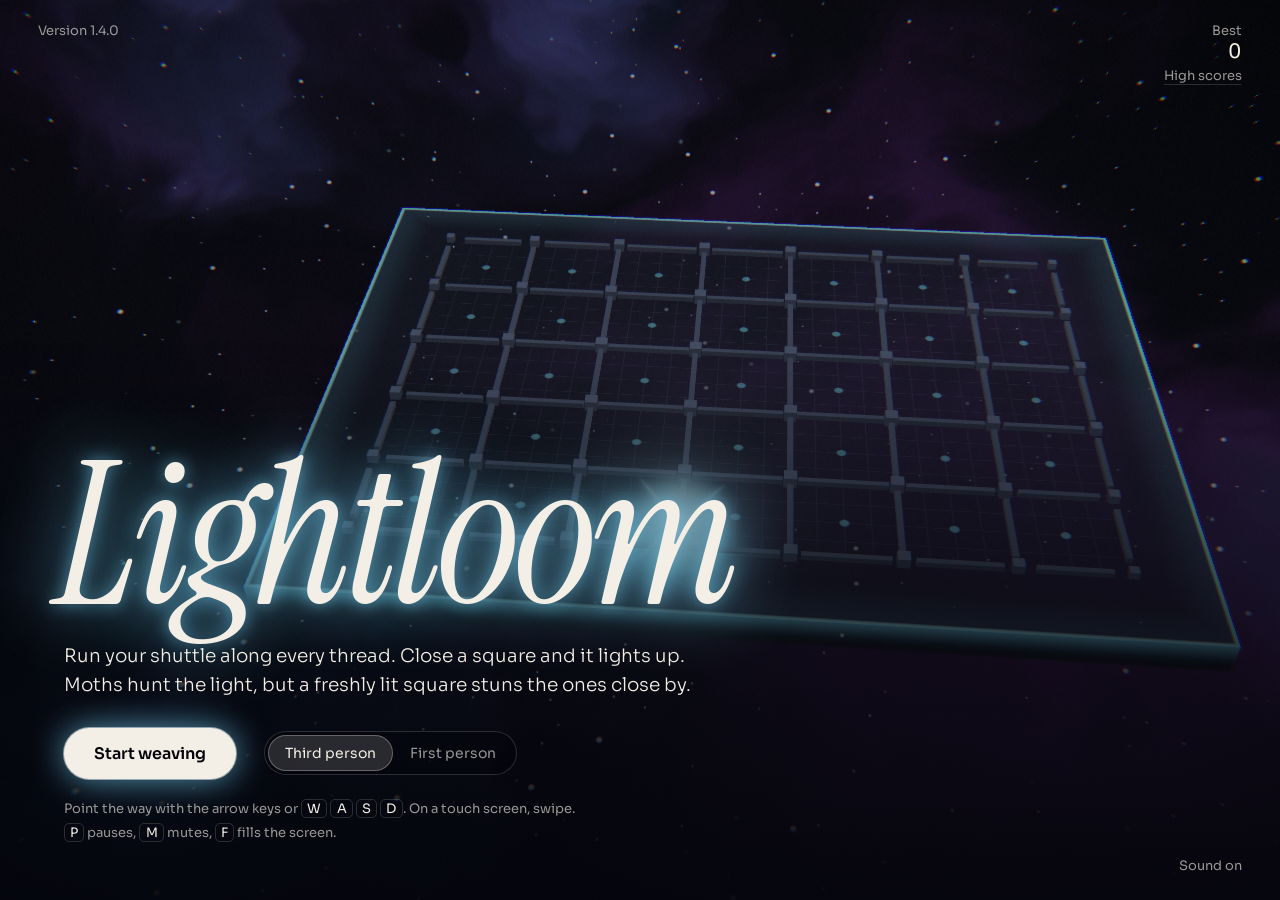
<file: Claude/Lightloom.html>
<!doctype html>
<html lang="en">
<head>
<meta charset="utf-8">
<meta name="viewport" content="width=device-width, initial-scale=1, viewport-fit=cover, user-scalable=no">
<title>Lightloom</title>
<meta name="description" content="Weave every thread of light and outrun the moths.">
<link rel="icon" href="data:image/svg+xml,%3Csvg xmlns='http://www.w3.org/2000/svg' viewBox='0 0 32 32'%3E%3Crect width='32' height='32' rx='7' fill='%2304050b'/%3E%3Cpath d='M8 8h16v16H8z' fill='none' stroke='%237ad9ff' stroke-width='2.5'/%3E%3Ccircle cx='24' cy='8' r='4' fill='%23fff'/%3E%3C/svg%3E">
<link rel="preconnect" href="https://fonts.googleapis.com">
<link rel="preconnect" href="https://fonts.gstatic.com" crossorigin>
<link href="https://fonts.googleapis.com/css2?family=Instrument+Serif:ital@0;1&family=Sora:wght@300;400;600&display=swap" rel="stylesheet">
<style>
  :root {
    --ink: #f4efe6;
    --dim: rgba(244, 239, 230, .62);
    --faint: rgba(244, 239, 230, .16);
    --void: #04050b;
    --dye: #7ad9ff;
    --serif: "Instrument Serif", "Iowan Old Style", Georgia, "Times New Roman", serif;
    --sans: "Sora", "Segoe UI Variable Text", "Segoe UI", system-ui, sans-serif;
  }
  * { box-sizing: border-box; }
  html, body {
    height: 100%; margin: 0; overflow: hidden; background: var(--void); color: var(--ink);
    font-family: var(--sans); font-weight: 400; -webkit-font-smoothing: antialiased;
    touch-action: none; user-select: none; -webkit-user-select: none;
  }
  #gl { position: fixed; inset: 0; width: 100%; height: 100%; display: block; }
  p { margin: 0; }
  kbd { font: inherit; color: var(--ink); border: 1px solid var(--faint); border-radius: 5px; padding: 0 .4em; }

  /* ---------- heads-up display ---------- */
  #hud {
    position: fixed; inset: 0 0 auto 0; display: grid; grid-template-columns: 1fr auto 1fr; align-items: start; gap: 24px;
    padding: 22px clamp(18px, 3vw, 40px); pointer-events: none; opacity: 0; transition: opacity .7s ease;
    text-shadow: 0 1px 14px rgba(0, 0, 0, .6);
  }
  #hud.show { opacity: 1; }
  .stat span { display: block; font-size: 13px; color: var(--dim); }
  .stat b { display: block; font-weight: 600; font-size: clamp(22px, 2.6vw, 32px); line-height: 1.15; font-variant-numeric: tabular-nums; letter-spacing: -.01em; }
  .stat.right { text-align: right; }
  .stat.right b { font-size: clamp(16px, 1.7vw, 20px); font-weight: 400; }
  .weave { text-align: center; width: min(340px, 42vw); }
  .weave span { display: block; font-size: 13px; color: var(--dim); }
  .weave em { display: block; font-family: var(--serif); font-size: clamp(28px, 3.4vw, 40px); line-height: 1; margin-top: 2px; }
  .thread { height: 2px; margin-top: 12px; background: var(--faint); border-radius: 2px; }
  .thread i { display: block; height: 100%; width: 0; background: var(--dye); border-radius: 2px; box-shadow: 0 0 12px var(--dye), 0 0 2px #fff; transition: width .4s cubic-bezier(.2, .8, .2, 1), background .8s; }
  .sparks { display: flex; gap: 9px; justify-content: flex-end; margin-top: 10px; min-height: 9px; }
  .sparks i { width: 9px; height: 9px; border-radius: 50%; background: #fff; box-shadow: 0 0 10px 2px var(--dye); }

  #mute {
    position: fixed; right: clamp(18px, 3vw, 40px); bottom: 20px; font: inherit; font-size: 13px; color: var(--dim);
    background: none; border: 0; padding: 6px 0; cursor: pointer;
  }
  #mute:hover { color: var(--ink); }

  #chain {
    position: fixed; left: 50%; bottom: 9vh; transform: translateX(-50%); text-align: center; pointer-events: none; opacity: 0;
    text-shadow: 0 0 24px var(--dye);
  }
  #chain b { font-family: var(--serif); font-style: italic; font-weight: 400; font-size: clamp(40px, 6vw, 72px); line-height: 1; }
  #chain span { display: block; font-size: 13px; color: var(--dim); }
  #chain.show { animation: chain 3s ease-out both; }
  @keyframes chain { 0% { opacity: 0; transform: translateX(-50%) scale(1.5); } 8% { opacity: 1; transform: translateX(-50%) scale(1); } 80% { opacity: 1; } 100% { opacity: 0; } }

  #banner { position: fixed; inset: 0; display: grid; place-content: center; text-align: center; pointer-events: none; opacity: 0; }
  #banner.show { animation: banner 2.6s ease both; }
  #b1 { font-family: var(--serif); font-style: italic; font-size: clamp(56px, 11vw, 150px); line-height: .95; text-shadow: 0 0 60px var(--dye), 0 2px 30px rgba(0, 0, 0, .7); }
  #b2 { font-size: clamp(14px, 1.5vw, 18px); color: var(--ink); margin-top: 14px; text-shadow: 0 1px 12px rgba(0, 0, 0, .9); }
  @keyframes banner {
    0% { opacity: 0; letter-spacing: .08em; filter: blur(12px); }
    16% { opacity: 1; letter-spacing: 0; filter: blur(0); }
    72% { opacity: 1; filter: blur(0); }
    100% { opacity: 0; filter: blur(8px); }
  }

  .pop {
    position: fixed; transform: translate(-50%, -50%); font-weight: 600; font-size: 20px; color: #fff; pointer-events: none;
    text-shadow: 0 0 14px var(--dye), 0 0 3px var(--dye); animation: pop 1s cubic-bezier(.2, .7, .2, 1) both; font-variant-numeric: tabular-nums;
  }
  .pop.big { font-size: 30px; }
  @keyframes pop { 0% { opacity: 0; transform: translate(-50%, -20%) scale(.6); } 15% { opacity: 1; transform: translate(-50%, -80%) scale(1.1); } 100% { opacity: 0; transform: translate(-50%, -260%) scale(1); } }

  /* ---------- screens ---------- */
  .screen { position: fixed; inset: 0; visibility: hidden; opacity: 0; transition: opacity .6s ease, visibility 0s .6s; }
  .screen.show { visibility: visible; opacity: 1; transition: opacity .6s ease; }

  #title { background: linear-gradient(to top, rgba(4, 5, 11, .92) 0%, rgba(4, 5, 11, .55) 32%, rgba(4, 5, 11, 0) 62%); }
  .t-block { position: absolute; left: clamp(22px, 5vw, 84px); bottom: clamp(26px, 6vh, 72px); max-width: min(660px, 88vw); }
  h1 {
    margin: 0 0 .12em -.04em; font-family: var(--serif); font-style: italic; font-weight: 400;
    font-size: clamp(84px, 15.5vw, 236px); line-height: .84; letter-spacing: -.025em;
    text-shadow: 0 0 70px var(--dye), 0 0 18px color-mix(in srgb, var(--dye) 60%, transparent);
    animation: rise 1.6s cubic-bezier(.2, .7, .2, 1) both;
  }
  .lede { font-size: clamp(16px, 1.45vw, 19px); line-height: 1.55; font-weight: 300; max-width: 34em; animation: rise 1.6s .15s cubic-bezier(.2, .7, .2, 1) both; }
  .t-row { display: flex; flex-wrap: wrap; align-items: center; gap: 18px 28px; margin-top: 28px; animation: rise 1.6s .3s cubic-bezier(.2, .7, .2, 1) both; }
  .keys { font-size: 13px; line-height: 1.9; color: var(--dim); max-width: 40em; margin-top: 18px; animation: rise 1.6s .4s cubic-bezier(.2, .7, .2, 1) both; }
  .keys span { display: block; }
  body[data-ctrl="first"] .how.third, body:not([data-ctrl="first"]) .how.first { display: none; }

  /* controls chooser: two options, one always on */
  .ctrl, .tabs { padding: 3px; border: 1px solid var(--faint); border-radius: 999px; background: rgba(4, 5, 11, .35); }
  .ctrl { display: inline-flex; }
  .ctrl button, .tabs button { font: inherit; font-size: 14px; color: var(--dim); background: none; border: 0; border-radius: 999px; padding: 9px 17px; cursor: pointer; transition: background .2s ease, color .2s ease; }
  .ctrl button:hover, .tabs button:hover { color: var(--ink); }
  .ctrl button[aria-pressed="true"], .tabs button[aria-pressed="true"] { color: var(--ink); background: rgba(244, 239, 230, .15); box-shadow: inset 0 0 0 1px rgba(244, 239, 230, .3); }
  .center .ctrl { margin-top: 28px; }

  /* practice mode badge */
  #pax {
    position: fixed; left: clamp(18px, 3vw, 40px); bottom: 18px; display: none; align-items: center; gap: 9px;
    color: #c5d190; pointer-events: none; text-shadow: 0 1px 12px rgba(0, 0, 0, .8);
  }
  .pax #pax { display: flex; animation: paxIn .7s ease both; }
  #title.show ~ #pax { top: 50px; bottom: auto; }
  .t-ver { position: absolute; left: clamp(18px, 3vw, 40px); top: 22px; margin: 0; font-size: 13px; color: var(--dim); }
  #pax svg { width: 56px; height: 27px; overflow: visible; filter: drop-shadow(0 0 7px rgba(197, 209, 144, .4)); }
  #pax span { font-family: var(--serif); font-size: 21px; letter-spacing: .16em; line-height: 1; }
  @keyframes paxIn { from { opacity: 0; transform: translateY(6px); } to { opacity: 1; transform: none; } }
  @keyframes rise { from { opacity: 0; transform: translateY(26px); filter: blur(10px); } to { opacity: 1; transform: none; filter: blur(0); } }
  .t-best { position: absolute; right: clamp(18px, 3vw, 40px); top: 22px; text-align: right; font: inherit; font-size: 13px; color: var(--dim); background: none; border: 0; padding: 0; cursor: pointer; }
  .t-best b { display: block; font-weight: 400; font-size: 20px; color: var(--ink); font-variant-numeric: tabular-nums; }
  .t-best span { display: block; margin-top: 3px; text-decoration: underline; text-decoration-color: var(--faint); text-underline-offset: 4px; transition: color .2s ease; }
  .t-best:hover span { color: var(--ink); text-decoration-color: currentColor; }

  button.go {
    font: inherit; font-weight: 600; font-size: 16px; color: var(--void); background: var(--ink); border: 0; border-radius: 999px;
    padding: 15px 30px; cursor: pointer; box-shadow: 0 0 0 1px rgba(255, 255, 255, .5), 0 0 34px color-mix(in srgb, var(--dye) 70%, transparent);
    transition: transform .15s ease, box-shadow .2s ease;
  }
  button.go:hover { transform: translateY(-1px); box-shadow: 0 0 0 1px #fff, 0 0 52px var(--dye); }
  button.go:active { transform: translateY(1px); }
  button:focus-visible { outline: 2px solid var(--dye); outline-offset: 4px; }

  .center { display: flex; overflow-y: auto; touch-action: pan-y; text-align: center; padding: 24px; background: radial-gradient(ellipse at center, rgba(4, 5, 11, .78) 0%, rgba(4, 5, 11, .5) 60%, rgba(4, 5, 11, .25) 100%); backdrop-filter: blur(6px); -webkit-backdrop-filter: blur(6px); }
  .center h2 { margin: 0 0 .2em; font-family: var(--serif); font-style: italic; font-weight: 400; font-size: clamp(52px, 9vw, 128px); line-height: .95; text-shadow: 0 0 60px var(--dye); }
  .center p { font-size: clamp(15px, 1.5vw, 18px); line-height: 1.6; font-weight: 300; }
  .center > div { margin: auto; }
  .center .go { margin-top: 30px; }
  /* a row of actions: the main one, and a quieter way out next to it */
  .acts { display: flex; flex-wrap: wrap; justify-content: center; align-items: center; gap: 12px 14px; margin-top: 30px; }
  .center .acts .go { margin-top: 0; }
  button.quiet {
    font: inherit; font-size: 15px; color: var(--dim); background: rgba(4, 5, 11, .35); border: 1px solid var(--faint); border-radius: 999px;
    padding: 14px 24px; cursor: pointer; transition: color .2s ease, border-color .2s ease;
  }
  button.quiet:hover { color: var(--ink); border-color: rgba(244, 239, 230, .5); }

  /* ---------- high scores ---------- */
  .tall h2 { font-size: clamp(40px, 6vw, 76px); }
  .tabs { display: none; margin-top: 24px; }
  .shared .tabs { display: inline-flex; }
  .list {
    list-style: none; margin: 22px 0 0; padding: 0; display: grid; justify-content: center; column-gap: 44px;
    font-size: 15px; line-height: 1.8; color: var(--dim); font-variant-numeric: tabular-nums; text-align: left; white-space: nowrap;
  }
  .list:empty { display: none; }
  .list li { display: grid; grid-template-columns: 1.5em 3.2em 5.2em 5.2em 5.8em; column-gap: 16px; }
  .list .rank, .list .pts { text-align: right; }
  .list .name { font-weight: 600; letter-spacing: .08em; color: var(--ink); }
  .list .mine { color: var(--ink); text-shadow: 0 0 16px var(--dye); }
  .list .mine .name { color: var(--dye); }
  .center .note { font-size: 13px; color: var(--dim); margin-top: 14px; }
  .name-row { display: block; margin-top: 18px; font-size: 14px; color: var(--dim); }
  .name-row[hidden] { display: none; }
  .name-row input {
    font: inherit; font-size: 16px; font-weight: 600; letter-spacing: .08em; text-align: center; text-transform: uppercase; color: var(--ink);
    width: 3.6em; margin-left: 10px; padding: 5px 0 4px; background: rgba(244, 239, 230, .08); border: 0; border-bottom: 1px solid var(--dye);
    border-radius: 6px 6px 0 0; outline: none; caret-color: var(--dye); user-select: text; -webkit-user-select: text;
  }
  .name-row input:focus { background: rgba(244, 239, 230, .14); box-shadow: 0 1px 0 var(--dye), 0 12px 18px -12px var(--dye); }

  .nogl-msg { display: none; position: fixed; inset: 0; place-content: center; text-align: center; padding: 24px; line-height: 1.6; }
  .nogl .nogl-msg { display: grid; }
  .nogl .screen, .nogl #hud, .nogl #mute, .nogl #pax { display: none; }

  @media (max-width: 640px) {
    #hud { padding: 14px 16px; gap: 12px; }
    .keys .more { display: none; }
    .keys { line-height: 1.6; margin-top: 14px; }
    .t-row { gap: 14px 18px; margin-top: 22px; }
    #mute { bottom: 12px; }
    #pax { bottom: 12px; }
  }
  @media (max-width: 520px) {
    .list li { grid-template-columns: 1.5em 3.2em 5.2em 5.2em; column-gap: 12px; }
    .list .day { display: none; }
  }
  @media (max-width: 359px) {
    .list li { grid-template-columns: 1.5em 3.2em 5.2em; }
    .list .wv { display: none; }
  }
  @media (max-height: 620px) and (max-width: 659px) {   /* a small phone: the same ten rows, set tighter */
    .center { padding: 14px 24px; }
    .tabs { margin-top: 12px; }
    .tabs button { padding: 7px 15px; }
    .list { line-height: 1.55; margin-top: 12px; }
    .name-row { margin-top: 10px; }
    .center .go { margin-top: 16px; padding: 12px 26px; }
    .acts { margin-top: 16px; }
    button.quiet { padding-block: 11px; }
  }
  @media (max-width: 400px) {   /* keep both actions on one row */
    .acts { gap: 8px; }
    .center .acts .go { padding-inline: 20px; }
    button.quiet { font-size: 14px; padding-inline: 13px; }
  }
  @media (max-height: 700px) and (min-width: 660px) {   /* a low, wide window: two columns of five */
    .tall h2 { font-size: 38px; }
    .tabs { margin-top: 14px; }
    .list { grid-template-rows: repeat(5, auto); grid-auto-flow: column; line-height: 1.6; margin-top: 14px; }
    .list li { grid-template-columns: 1.5em 3.2em 5.2em 5.2em; }
    .list .day { display: none; }
    .center .go { margin-top: 20px; }
    .acts { margin-top: 20px; }
  }
  @media (prefers-reduced-motion: reduce) {
    h1, .lede, .t-row, .keys, .pax #pax { animation: none; }
    #banner.show { animation-name: bannerCalm; }
    @keyframes bannerCalm { 0%, 100% { opacity: 0; } 15%, 75% { opacity: 1; } }
  }
</style>
</head>
<body>
<canvas id="gl" aria-label="Lightloom game board"></canvas>

<div id="hud">
  <div class="stat"><span>Score</span><b id="score">0</b></div>
  <div class="weave"><span id="weaveN">Weave 1</span><em id="weaveName">Indigo</em><div class="thread"><i id="prog"></i></div></div>
  <div class="stat right"><span>Best</span><b id="best">0</b><div id="sparks" class="sparks"></div></div>
</div>

<div id="chain"><b id="chainN">×2</b><span>chain</span></div>
<div id="banner"><div id="b1"></div><div id="b2"></div></div>
<div id="pops"></div>

<section id="title" class="screen show">
  <p class="t-ver">Version 1.4.0</p>
  <button id="scoresBtn" class="t-best" type="button">Best<b id="tBest">0</b><span>High scores</span></button>
  <div class="t-block">
    <h1>Lightloom</h1>
    <p class="lede">Run your shuttle along every thread. Close a square and it lights up. Moths hunt the light, but a freshly lit square stuns the ones close by.</p>
    <div class="t-row">
      <button id="startBtn" class="go" type="button">Start weaving</button>
      <div class="ctrl" role="group" aria-label="Controls">
        <button type="button" data-ctrl="third" aria-pressed="true">Third person</button>
        <button type="button" data-ctrl="first" aria-pressed="false">First person</button>
      </div>
    </div>
    <p class="keys">
      <span class="how third">Point the way with the arrow keys or <kbd>W</kbd> <kbd>A</kbd> <kbd>S</kbd> <kbd>D</kbd>. On a touch screen, swipe.</span>
      <span class="how first">The shuttle keeps going. <kbd>←</kbd> and <kbd>→</kbd> (or <kbd>A</kbd> <kbd>D</kbd>) turn it left or right. On a touch screen, tap that side.</span>
      <span class="more"><kbd>P</kbd> pauses, <kbd>M</kbd> mutes, <kbd>F</kbd> fills the screen.</span>
    </p>
  </div>
</section>

<section id="pause" class="screen center">
  <div>
    <h2>Paused</h2>
    <p>Press <kbd>P</kbd> to pick the thread back up.</p>
    <div class="ctrl" role="group" aria-label="Controls">
      <button type="button" data-ctrl="third" aria-pressed="true">Third person</button>
      <button type="button" data-ctrl="first" aria-pressed="false">First person</button>
    </div>
    <div class="acts"><button id="endBtn" class="quiet" type="button">End this run</button></div>
  </div>
</section>

<section id="over" class="screen center tall">
  <div>
    <h2>The thread is cut</h2>
    <p id="overLine"></p>
    <p id="overBest"></p>
    <div class="tabs" role="group" aria-label="Which list">
      <button type="button" data-list="local" aria-pressed="true">This device</button>
      <button type="button" data-list="shared" aria-pressed="false">Everyone</button>
    </div>
    <ol id="overList" class="list" aria-label="High scores"></ol>
    <p id="overNote" class="note" hidden></p>
    <label id="nameRow" class="name-row" hidden>Your initials <input id="initials" maxlength="3" autocomplete="off" spellcheck="false" autocapitalize="characters"></label>
    <div class="acts">
      <button id="againBtn" class="go" type="button">Weave again</button>
      <button id="titleBtn" class="quiet" type="button">Title screen</button>
    </div>
  </div>
</section>

<section id="scores" class="screen center tall">
  <div>
    <h2>High scores</h2>
    <div class="tabs" role="group" aria-label="Which list">
      <button type="button" data-list="local" aria-pressed="true">This device</button>
      <button type="button" data-list="shared" aria-pressed="false">Everyone</button>
    </div>
    <ol id="scoreList" class="list" aria-label="High scores"></ol>
    <p id="scoreNote" class="note" hidden></p>
    <button id="backBtn" class="go" type="button">Back</button>
  </div>
</section>

<button id="mute" type="button" aria-pressed="false">Sound on</button>
<div id="pax" role="img" aria-label="Practice mode: the moths cannot hurt you"><svg viewBox="0 0 72 30" aria-hidden="true"><path d="M4 25C20 24 42 17 60 6" fill="none" stroke="currentColor" stroke-width="1.3" stroke-linecap="round"/><g fill="currentColor"><path d="M0 0C3-3.4 9-3.6 13 0C9 2.9 3 2.5 0 0Z" transform="translate(12.7 23.7) rotate(-64)"/><path d="M0 0C3-3.4 9-3.6 13 0C9 2.9 3 2.5 0 0Z" transform="translate(17.2 23.1) rotate(34) scale(.92)"/><path d="M0 0C3-3.4 9-3.6 13 0C9 2.9 3 2.5 0 0Z" transform="translate(23.9 21.0) rotate(-61)"/><path d="M0 0C3-3.4 9-3.6 13 0C9 2.9 3 2.5 0 0Z" transform="translate(28.4 20.4) rotate(30) scale(.92)"/><path d="M0 0C3-3.4 9-3.6 13 0C9 2.9 3 2.5 0 0Z" transform="translate(35.6 17.1) rotate(-58)"/><path d="M0 0C3-3.4 9-3.6 13 0C9 2.9 3 2.5 0 0Z" transform="translate(40.1 16.5) rotate(26) scale(.92)"/><path d="M0 0C3-3.4 9-3.6 13 0C9 2.9 3 2.5 0 0Z" transform="translate(47.3 12.1) rotate(-55)"/><path d="M0 0C3-3.4 9-3.6 13 0C9 2.9 3 2.5 0 0Z" transform="translate(51.8 11.5) rotate(22) scale(.92)"/><path d="M0 0C3-3.4 9-3.6 13 0C9 2.9 3 2.5 0 0Z" transform="translate(58.5 6.6) rotate(-34) scale(.8)"/></g><g fill="#8f9a5c" stroke="currentColor" stroke-width=".7"><circle cx="21.5" cy="26.6" r="2.3"/><circle cx="33.6" cy="23.4" r="2.3"/></g></svg><span>PAX</span></div>

<div class="nogl-msg"><p>Lightloom needs WebGL 2 to draw its board.<br>Open it in a current version of Chrome, Edge, Firefox or Safari.</p></div>

<script>
'use strict';
/* Lightloom renderer: hand-written WebGL2, no dependencies.
   Pipeline: MSAA HDR scene -> resolve -> dual-Kawase bloom -> composite
   (shockwaves, chromatic aberration, ACES tonemap, vignette, grain). */

const M4 = {
  persp(fovy, asp, n, f) {
    const t = 1 / Math.tan(fovy / 2), o = new Float32Array(16);
    o[0] = t / asp; o[5] = t; o[10] = (f + n) / (n - f); o[11] = -1; o[14] = 2 * f * n / (n - f);
    return o;
  },
  look(e, c, u) {
    let fx = c[0] - e[0], fy = c[1] - e[1], fz = c[2] - e[2];
    let l = Math.hypot(fx, fy, fz); fx /= l; fy /= l; fz /= l;
    let rx = fy * u[2] - fz * u[1], ry = fz * u[0] - fx * u[2], rz = fx * u[1] - fy * u[0];
    l = Math.hypot(rx, ry, rz); rx /= l; ry /= l; rz /= l;
    const ux = ry * fz - rz * fy, uy = rz * fx - rx * fz, uz = rx * fy - ry * fx;
    const o = new Float32Array(16);
    o[0] = rx; o[1] = ux; o[2] = -fx; o[4] = ry; o[5] = uy; o[6] = -fy; o[8] = rz; o[9] = uz; o[10] = -fz;
    o[12] = -(rx * e[0] + ry * e[1] + rz * e[2]);
    o[13] = -(ux * e[0] + uy * e[1] + uz * e[2]);
    o[14] = (fx * e[0] + fy * e[1] + fz * e[2]);
    o[15] = 1;
    return { m: o, r: [rx, ry, rz], u: [ux, uy, uz], f: [fx, fy, fz] };
  },
  mul(a, b) {
    const o = new Float32Array(16);
    for (let c = 0; c < 4; c++) for (let r = 0; r < 4; r++) {
      o[c * 4 + r] = a[r] * b[c * 4] + a[4 + r] * b[c * 4 + 1] + a[8 + r] * b[c * 4 + 2] + a[12 + r] * b[c * 4 + 3];
    }
    return o;
  }
};

const GFX = (function () {
  const canvas = document.getElementById('gl');
  const gl = canvas.getContext('webgl2', { antialias: false, alpha: false, depth: false, stencil: false, powerPreference: 'high-performance' });
  if (!gl) return null;

  let hdr = !!gl.getExtension('EXT_color_buffer_float');
  const FOV = 36 * Math.PI / 180;
  const BOX_F = 14, BILL_F = 13, MAX_BOX = 1200, MAX_BILL = 6000, MIPS = 6;

  /* ------------------------------------------------------------ shaders */
  const SKY = `
uniform vec3 uSkyA, uSkyB;
float h21(vec2 p){ p=fract(p*vec2(123.34,456.21)); p+=dot(p,p+45.32); return fract(p.x*p.y); }
float vnoise(vec2 p){ vec2 i=floor(p), f=fract(p); f=f*f*(3.-2.*f);
  return mix(mix(h21(i),h21(i+vec2(1.,0.)),f.x), mix(h21(i+vec2(0.,1.)),h21(i+vec2(1.,1.)),f.x), f.y); }
float fbm(vec2 p){ float a=.5, s=0.; mat2 R=mat2(.8,-.6,.6,.8);
  for(int i=0;i<6;i++){ s+=a*vnoise(p); p=R*p*2.02+vec2(17.1,9.2); a*=.5; } return s; }
float starLayer(vec2 p, float t){ vec2 id=floor(p), f=fract(p)-.5; float h=h21(id);
  vec2 o=(vec2(h21(id+7.3),h21(id+13.7))-.5)*.7; float d=length(f-o);
  return smoothstep(.03+.035*h,0.,d)*step(.8,h)*(.5+.5*sin(t*(1.+h*3.)+h*90.)); }
vec3 sky(vec3 d, float t){
  vec2 p=d.xz/(abs(d.y)+.45)*1.25;
  vec2 q=p+vec2(t*.012,-t*.008);
  float n1=fbm(q*1.3);
  float n2=fbm(q*2.1+n1*2.+3.1);
  float n3=fbm(q*1.1-n2*1.5+9.4);
  float m2=smoothstep(.36,.86,n2), m3=smoothstep(.40,.90,n3);
  vec3 c=vec3(.003,.004,.010);
  c+=uSkyA*m2*m2*.20;
  c+=uSkyB*m3*m3*.18;
  c+=(uSkyA+uSkyB)*pow(m2*m3,1.5)*.55;
  c+=vec3(.75,.85,1.)*(starLayer(p*22.,t)*.9+.5*starLayer(p*47.+5.,t));
  return c;
}`;

  const VS_FULL = `#version 300 es
out vec2 vUv;
void main(){ vec2 p=vec2(float((gl_VertexID<<1)&2), float(gl_VertexID&2)); vUv=p; gl_Position=vec4(p*2.-1.,0.,1.); }`;

  const FS_SKY = `#version 300 es
precision highp float;
in vec2 vUv; out vec4 o;
uniform vec3 uR,uU,uF; uniform vec2 uProj; uniform float uTime;
${SKY}
void main(){ vec2 n=vUv*2.-1.; vec3 d=normalize(uF+uR*n.x*uProj.x+uU*n.y*uProj.y); o=vec4(sky(d,uTime),1.); }`;

  const VS_BOX = `#version 300 es
layout(location=0) in vec3 aPos;
layout(location=1) in vec3 aNormal;
layout(location=2) in vec3 iCenter;
layout(location=3) in vec3 iScale;
layout(location=4) in vec4 iColor;
layout(location=5) in vec4 iParam;
uniform mat4 uVP;
out vec3 vLocal, vN, vWorld, vScale; out vec4 vColor, vParam;
void main(){ vec3 w=iCenter+aPos*iScale; vLocal=aPos; vN=aNormal; vWorld=w; vScale=iScale; vColor=iColor; vParam=iParam; gl_Position=uVP*vec4(w,1.); }`;

  const FS_BOX = `#version 300 es
precision highp float;
in vec3 vLocal, vN, vWorld, vScale; in vec4 vColor, vParam;
uniform vec3 uCam, uTrace; uniform float uTime; uniform vec2 uDims; uniform sampler2D uLight;
out vec4 o;
${SKY}
vec3 spill(vec2 bc){
  vec3 s=vec3(0.);
  for(int y=-1;y<=1;y++) for(int x=-1;x<=1;x++){
    vec2 uv=(bc+vec2(float(x),float(y))*.75)/uDims; vec2 c=clamp(uv,0.,1.);
    float outside=length((uv-c)*uDims);
    s+=texture(uLight,c).rgb*exp(-outside*2.2);
  }
  return s/9.;
}
void main(){
  int kind=int(vParam.x+.5);
  vec3 V=normalize(uCam-vWorld);
  vec3 N=normalize(vN);
  float fres=pow(1.-max(dot(N,V),0.),4.);
  bool topFace=N.y>.5;
  vec3 col;
  if(kind==0){                       // thread (rail)
    float lit=vParam.y, flash=vParam.z;
    float top=topFace?1.:.5;
    vec3 dim=vec3(.05,.062,.10)*top*1.25+fres*.05;
    float along=vWorld.x+vWorld.z;
    float pulse=.82+.18*sin(along*2.4-uTime*3.2);
    vec3 sc=mix(vColor.rgb,vColor.rgb*vColor.rgb,.65);
    vec3 hot=sc*(1.7*pulse*top+flash*5.)+vec3(1.)*flash*1.2;
    col=mix(dim,hot,lit);
  } else if(kind==1){                // lit square
    float glow=vParam.y, flash=vParam.z;
    if(topFace){
      vec2 q=abs(vLocal.xz)*2.;
      float e=max(q.x,q.y);
      float rim=smoothstep(.80,.97,e);
      float inner=smoothstep(.66,.63,e)*smoothstep(.55,.58,e);
      float sheen=pow(max(0.,sin((vWorld.x+vWorld.z)*1.1-uTime*1.4)),14.);
      float weave=.5+.5*sin(vLocal.x*38.)*sin(vLocal.z*38.);
      vec3 deep=vColor.rgb*vColor.rgb*1.35;
      col=deep*(.30+.45*(1.-e)+weave*.10)+vColor.rgb*(rim*2.0+inner*.6+sheen*.8);
      col+=sky(reflect(-V,N),uTime)*(.3+fres*4.);
    } else {
      float h=vLocal.y+.5;
      col=mix(vColor.rgb*vColor.rgb,vColor.rgb,h)*(.10+1.2*h*h);
    }
    col=col*glow+(vColor.rgb*3.+1.)*flash;
  } else if(kind==2){                // knot (node)
    float lit=vParam.y;
    vec3 sc=mix(vColor.rgb,vColor.rgb*vColor.rgb,.5);
    col=mix(vec3(.055,.068,.11)*(topFace?1.5:.7), sc*(topFace?2.4:1.2)+vec3(.25)*float(topFace), lit);
  } else {                           // slab
    vec3 base=vec3(.010,.013,.024);
    if(topFace){
      vec2 bc=vWorld.xz+uDims*.5;
      vec2 ins=step(vec2(0.),bc)*step(bc,uDims); float in_=ins.x*ins.y;
      vec2 f=fract(bc)-.5; float e=max(abs(f.x),abs(f.y))*2.;
      vec4 lm=texture(uLight,(floor(clamp(bc,vec2(0.),uDims-.001))+.5)/uDims);
      float sides=lm.a;
      float dotc=smoothstep(.055,.03,length(f));
      col=base;
      vec2 g=abs(fract(bc*4.)-.5); float fine=smoothstep(.46,.5,max(g.x,g.y));
      col+=vec3(.02,.026,.045)*fine*.5*in_;
      col+=in_*uTrace*(dotc*.22+sides*sides*.16*(.75+.25*sin(uTime*4.))*smoothstep(1.,.15,e));
      col+=spill(bc)*.45;
      col+=sky(reflect(-V,N),uTime)*(.3+fres*3.);
      vec2 d2=(.5-abs(vLocal.xz))*vScale.xz; float edge=min(d2.x,d2.y);
      col+=uTrace*(.9*smoothstep(.05,.0,edge)+.035*smoothstep(.5,.0,edge));
    } else {
      col=base+uTrace*.35*pow(vLocal.y+.5,3.);
    }
  }
  o=vec4(col,1.);
}`;

  const VS_BILL = `#version 300 es
layout(location=0) in vec2 aCorner;
layout(location=1) in vec3 iPos;
layout(location=2) in vec2 iSize;
layout(location=3) in vec4 iColor;
layout(location=4) in vec4 iParam;
uniform mat4 uVP; uniform vec3 uR, uU;
out vec2 vC; out vec4 vColor, vParam; out float vSeed;
void main(){
  bool flat_=iParam.w>.5;
  vec3 r=flat_?vec3(1.,0.,0.):uR; vec3 u=flat_?vec3(0.,0.,-1.):uU;
  vec3 w=iPos+(aCorner.x*r+aCorner.y*u)*iSize.x;
  vC=aCorner; vColor=iColor; vParam=iParam; vSeed=iSize.y;
  gl_Position=uVP*vec4(w,1.);
}`;

  const FS_BILL = `#version 300 es
precision highp float;
in vec2 vC; in vec4 vColor, vParam; in float vSeed;
uniform float uTime;
out vec4 o;
float sdEll(vec2 p, vec2 c, vec2 r, float ang){ vec2 q=p-c; float cs=cos(ang), sn=sin(ang);
  q=vec2(cs*q.x+sn*q.y,-sn*q.x+cs*q.y); return (length(q/r)-1.)*min(r.x,r.y); }
void main(){
  float r=length(vC); int type=int(vParam.x+.5);
  vec3 col=vec3(0.); float a=0.;
  if(type==0){                       // soft mote
    float g=exp(-r*r*5.)*smoothstep(1.,.55,r); col=vColor.rgb*g*vColor.a;
  } else if(type==1){                // the shuttle
    float core=smoothstep(.22,.06,r);
    float halo=exp(-r*r*6.5);
    float c=cos(uTime*.9), s=sin(uTime*.9); vec2 q=mat2(c,-s,s,c)*vC;
    float rays=exp(-abs(q.x)*36.)*exp(-abs(q.y)*3.2)+exp(-abs(q.y)*36.)*exp(-abs(q.x)*3.2);
    col=(vColor.rgb*(halo*1.5+rays*1.8)+vec3(1.)*core*3.5)*vColor.a*smoothstep(1.,.7,r);
  } else if(type==2){                // moth
    float stun=vParam.z;
    float flap=mix(.42+.58*abs(sin(uTime*11.+vSeed)), .92, stun);
    vec2 p=vec2(abs(vC.x)/flap, vC.y);
    float d=sdEll(p,vec2(.40,.20),vec2(.44,.30),.45);
    d=min(d,sdEll(p,vec2(.27,-.28),vec2(.27,.25),-.3));
    d=min(d,sdEll(p,vec2(0.,0.),vec2(.07,.40),0.));
    float mask=smoothstep(.02,-.02,d);
    float rim=exp(-abs(d)*20.);
    vec2 e=p-vec2(.45,.22);
    float spot=exp(-pow((length(e)-.10)*24.,2.))+smoothstep(.05,.02,length(e));
    vec3 c=mix(vColor.rgb, vec3(.5,.62,.8), stun*.85);
    float flick=mix(1., .45+.25*sin(uTime*40.), stun);
    float clip=smoothstep(1.,.86,max(abs(vC.x),abs(vC.y)));
    col=(c*rim*2.6+c*spot*mask*2.4+c*.05*mask)*flick*vColor.a*clip;
    a=mask*.92*vColor.a;
  } else {                           // ring
    float w=vParam.y;
    float g=exp(-pow((r-.86)/w,2.)); col=vColor.rgb*g*vColor.a;
  }
  o=vec4(col,a);
}`;

  const FS_PRE = `#version 300 es
precision highp float;
in vec2 vUv; out vec4 o; uniform sampler2D uTex; uniform vec2 uTexel; uniform float uThresh;
void main(){
  vec3 c=texture(uTex,vUv).rgb*4.;
  c+=texture(uTex,vUv+uTexel).rgb+texture(uTex,vUv-uTexel).rgb;
  c+=texture(uTex,vUv+vec2(uTexel.x,-uTexel.y)).rgb+texture(uTex,vUv-vec2(uTexel.x,-uTexel.y)).rgb;
  c/=8.;
  float br=max(max(c.r,c.g),c.b);
  c*=max(br-uThresh,0.)/max(br,1e-4);
  o=vec4(min(c,vec3(24.)),1.);
}`;

  const FS_DOWN = `#version 300 es
precision highp float;
in vec2 vUv; out vec4 o; uniform sampler2D uTex; uniform vec2 uTexel;
void main(){
  vec3 c=texture(uTex,vUv).rgb*4.;
  c+=texture(uTex,vUv+uTexel).rgb+texture(uTex,vUv-uTexel).rgb;
  c+=texture(uTex,vUv+vec2(uTexel.x,-uTexel.y)).rgb+texture(uTex,vUv-vec2(uTexel.x,-uTexel.y)).rgb;
  o=vec4(c/8.,1.);
}`;

  const FS_UP = `#version 300 es
precision highp float;
in vec2 vUv; out vec4 o; uniform sampler2D uTex; uniform vec2 uTexel;
void main(){
  vec2 h=uTexel;
  vec3 c=texture(uTex,vUv+vec2(-h.x*2.,0.)).rgb+texture(uTex,vUv+vec2(h.x*2.,0.)).rgb
        +texture(uTex,vUv+vec2(0.,h.y*2.)).rgb+texture(uTex,vUv+vec2(0.,-h.y*2.)).rgb;
  c+=(texture(uTex,vUv+vec2(-h.x,h.y)).rgb+texture(uTex,vUv+h).rgb
     +texture(uTex,vUv+vec2(h.x,-h.y)).rgb+texture(uTex,vUv-h).rgb)*2.;
  o=vec4(c/12.,1.);
}`;

  const FS_COMP = `#version 300 es
precision highp float;
in vec2 vUv; out vec4 o;
uniform sampler2D uScene, uBloom; uniform vec2 uRes;
uniform float uTime, uChroma, uGlitch, uFade, uFlash, uBloomStr, uExposure;
uniform vec4 uShock[4];
float h1(float n){ return fract(sin(n*127.1)*43758.5453); }
float h2(vec2 p){ return fract(sin(dot(p,vec2(12.9898,78.233)))*43758.5453); }
vec3 aces(vec3 x){ return clamp((x*(2.51*x+.03))/(x*(2.43*x+.59)+.14),0.,1.); }
void main(){
  vec2 uv=vUv; float asp=uRes.x/uRes.y;
  for(int i=0;i<4;i++){
    vec4 s=uShock[i]; vec2 d=uv-s.xy; d.x*=asp; float l=length(d);
    float w=l-s.z; float k=exp(-w*w*700.)*s.w;
    vec2 dir=d/max(l,1e-4); dir.x/=asp; uv+=dir*k*.024;
  }
  if(uGlitch>0.001){
    float band=floor(uv.y*26.+uTime*31.);
    float on=step(.55,h1(band+floor(uTime*19.)));
    uv.x+=(h1(band)-.5)*.055*uGlitch*on;
  }
  vec2 c=uv-.5; float r2=dot(c,c);
  vec2 off=c*(uChroma*.03+.0022)*(.6+r2*2.4);
  vec3 col=vec3(texture(uScene,uv+off).r, texture(uScene,uv).g, texture(uScene,uv-off).b);
  vec3 bl=vec3(texture(uBloom,uv+off*1.5).r, texture(uBloom,uv).g, texture(uBloom,uv-off*1.5).b);
  col+=bl*uBloomStr;
  col+=uFlash*vec3(.9,.95,1.)*.6;
  col*=uExposure;
  float pk=max(col.r,max(col.g,col.b));
  vec3 hp=col/max(pk,1e-4)*aces(vec3(pk)).r;
  col=mix(aces(col),hp,.5);
  col=pow(col,vec3(1./2.2));
  col*=1.-smoothstep(.12,.95,r2)*.85;
  col+=(h2(uv*uRes+fract(uTime)*91.7)-.5)*.022;
  o=vec4(col*uFade,1.);
}`;

  /* ------------------------------------------------------------ helpers */
  function compile(type, src) {
    const s = gl.createShader(type); gl.shaderSource(s, src); gl.compileShader(s);
    if (!gl.getShaderParameter(s, gl.COMPILE_STATUS)) { console.error(gl.getShaderInfoLog(s), src); throw new Error('shader'); }
    return s;
  }
  function program(vs, fs) {
    const p = gl.createProgram();
    gl.attachShader(p, compile(gl.VERTEX_SHADER, vs)); gl.attachShader(p, compile(gl.FRAGMENT_SHADER, fs));
    gl.linkProgram(p);
    if (!gl.getProgramParameter(p, gl.LINK_STATUS)) { console.error(gl.getProgramInfoLog(p)); throw new Error('link'); }
    const u = {}; const n = gl.getProgramParameter(p, gl.ACTIVE_UNIFORMS);
    for (let i = 0; i < n; i++) { const info = gl.getActiveUniform(p, i); u[info.name.replace('[0]', '')] = gl.getUniformLocation(p, info.name); }
    return { p, u };
  }

  const pSky = program(VS_FULL, FS_SKY), pBox = program(VS_BOX, FS_BOX), pBill = program(VS_BILL, FS_BILL);
  const pPre = program(VS_FULL, FS_PRE), pDown = program(VS_FULL, FS_DOWN), pUp = program(VS_FULL, FS_UP), pComp = program(VS_FULL, FS_COMP);

  /* cube geometry (36 verts, pos + normal) */
  const cube = [];
  const FACES = [[[1, 0, 0], [0, 1, 0], [0, 0, 1]], [[-1, 0, 0], [0, 0, 1], [0, 1, 0]], [[0, 1, 0], [0, 0, 1], [1, 0, 0]],
  [[0, -1, 0], [1, 0, 0], [0, 0, 1]], [[0, 0, 1], [1, 0, 0], [0, 1, 0]], [[0, 0, -1], [0, 1, 0], [1, 0, 0]]];
  for (const [n, u, v] of FACES) {
    const c = (a, b) => [n[0] * .5 + u[0] * a + v[0] * b, n[1] * .5 + u[1] * a + v[1] * b, n[2] * .5 + u[2] * a + v[2] * b];
    const q = [c(-.5, -.5), c(.5, -.5), c(.5, .5), c(-.5, .5)];
    for (const i of [0, 1, 2, 0, 2, 3]) cube.push(...q[i], ...n);
  }

  const fullVAO = gl.createVertexArray();

  const boxVAO = gl.createVertexArray(); gl.bindVertexArray(boxVAO);
  const cubeBuf = gl.createBuffer(); gl.bindBuffer(gl.ARRAY_BUFFER, cubeBuf); gl.bufferData(gl.ARRAY_BUFFER, new Float32Array(cube), gl.STATIC_DRAW);
  gl.enableVertexAttribArray(0); gl.vertexAttribPointer(0, 3, gl.FLOAT, false, 24, 0);
  gl.enableVertexAttribArray(1); gl.vertexAttribPointer(1, 3, gl.FLOAT, false, 24, 12);
  const boxInst = gl.createBuffer(); gl.bindBuffer(gl.ARRAY_BUFFER, boxInst); gl.bufferData(gl.ARRAY_BUFFER, MAX_BOX * BOX_F * 4, gl.DYNAMIC_DRAW);
  [[2, 3, 0], [3, 3, 12], [4, 4, 24], [5, 4, 40]].forEach(([loc, n, off]) => {
    gl.enableVertexAttribArray(loc); gl.vertexAttribPointer(loc, n, gl.FLOAT, false, BOX_F * 4, off); gl.vertexAttribDivisor(loc, 1);
  });

  const billVAO = gl.createVertexArray(); gl.bindVertexArray(billVAO);
  const quadBuf = gl.createBuffer(); gl.bindBuffer(gl.ARRAY_BUFFER, quadBuf); gl.bufferData(gl.ARRAY_BUFFER, new Float32Array([-1, -1, 1, -1, -1, 1, 1, 1]), gl.STATIC_DRAW);
  gl.enableVertexAttribArray(0); gl.vertexAttribPointer(0, 2, gl.FLOAT, false, 0, 0);
  const billInst = gl.createBuffer(); gl.bindBuffer(gl.ARRAY_BUFFER, billInst); gl.bufferData(gl.ARRAY_BUFFER, MAX_BILL * BILL_F * 4, gl.DYNAMIC_DRAW);
  [[1, 3, 0], [2, 2, 12], [3, 4, 20], [4, 4, 36]].forEach(([loc, n, off]) => {
    gl.enableVertexAttribArray(loc); gl.vertexAttribPointer(loc, n, gl.FLOAT, false, BILL_F * 4, off); gl.vertexAttribDivisor(loc, 1);
  });
  gl.bindVertexArray(null);

  const lightTex = gl.createTexture();
  gl.bindTexture(gl.TEXTURE_2D, lightTex);
  gl.texParameteri(gl.TEXTURE_2D, gl.TEXTURE_MIN_FILTER, gl.LINEAR); gl.texParameteri(gl.TEXTURE_2D, gl.TEXTURE_MAG_FILTER, gl.LINEAR);
  gl.texParameteri(gl.TEXTURE_2D, gl.TEXTURE_WRAP_S, gl.CLAMP_TO_EDGE); gl.texParameteri(gl.TEXTURE_2D, gl.TEXTURE_WRAP_T, gl.CLAMP_TO_EDGE);

  /* ------------------------------------------------------------ targets */
  let W = 0, H = 0, msaa = null, scene = null, mips = [], quality = 1;

  function target(w, h) {
    const tex = gl.createTexture(); gl.bindTexture(gl.TEXTURE_2D, tex);
    gl.texImage2D(gl.TEXTURE_2D, 0, hdr ? gl.RGBA16F : gl.RGBA8, w, h, 0, gl.RGBA, hdr ? gl.HALF_FLOAT : gl.UNSIGNED_BYTE, null);
    gl.texParameteri(gl.TEXTURE_2D, gl.TEXTURE_MIN_FILTER, gl.LINEAR); gl.texParameteri(gl.TEXTURE_2D, gl.TEXTURE_MAG_FILTER, gl.LINEAR);
    gl.texParameteri(gl.TEXTURE_2D, gl.TEXTURE_WRAP_S, gl.CLAMP_TO_EDGE); gl.texParameteri(gl.TEXTURE_2D, gl.TEXTURE_WRAP_T, gl.CLAMP_TO_EDGE);
    const fb = gl.createFramebuffer(); gl.bindFramebuffer(gl.FRAMEBUFFER, fb);
    gl.framebufferTexture2D(gl.FRAMEBUFFER, gl.COLOR_ATTACHMENT0, gl.TEXTURE_2D, tex, 0);
    return { tex, fb, w, h };
  }
  function free() {
    if (msaa) { gl.deleteFramebuffer(msaa.fb); gl.deleteRenderbuffer(msaa.c); gl.deleteRenderbuffer(msaa.d); }
    for (const t of [scene, ...mips]) if (t) { gl.deleteFramebuffer(t.fb); gl.deleteTexture(t.tex); }
    msaa = scene = null; mips = [];
  }
  function build() {
    free();
    const samples = Math.min(4, gl.getParameter(gl.MAX_SAMPLES));
    const fb = gl.createFramebuffer(); gl.bindFramebuffer(gl.FRAMEBUFFER, fb);
    const c = gl.createRenderbuffer(); gl.bindRenderbuffer(gl.RENDERBUFFER, c);
    gl.renderbufferStorageMultisample(gl.RENDERBUFFER, samples, hdr ? gl.RGBA16F : gl.RGBA8, W, H);
    gl.framebufferRenderbuffer(gl.FRAMEBUFFER, gl.COLOR_ATTACHMENT0, gl.RENDERBUFFER, c);
    const d = gl.createRenderbuffer(); gl.bindRenderbuffer(gl.RENDERBUFFER, d);
    gl.renderbufferStorageMultisample(gl.RENDERBUFFER, samples, gl.DEPTH_COMPONENT24, W, H);
    gl.framebufferRenderbuffer(gl.FRAMEBUFFER, gl.DEPTH_ATTACHMENT, gl.RENDERBUFFER, d);
    msaa = { fb, c, d };
    const ok = gl.checkFramebufferStatus(gl.FRAMEBUFFER) === gl.FRAMEBUFFER_COMPLETE;
    scene = target(W, H);
    const ok2 = gl.checkFramebufferStatus(gl.FRAMEBUFFER) === gl.FRAMEBUFFER_COMPLETE;
    if ((!ok || !ok2) && hdr) { hdr = false; return build(); }
    let w = W, h = H;
    for (let i = 0; i < MIPS; i++) { w = Math.max(2, w >> 1); h = Math.max(2, h >> 1); mips.push(target(w, h)); }
    gl.bindFramebuffer(gl.FRAMEBUFFER, null);
  }
  function resize() {
    const dpr = Math.min(window.devicePixelRatio || 1, 2) * quality;
    let w = Math.max(2, Math.floor(canvas.clientWidth * dpr)), h = Math.max(2, Math.floor(canvas.clientHeight * dpr));
    const cap = 2560 * 1440; if (w * h > cap) { const k = Math.sqrt(cap / (w * h)); w = Math.floor(w * k); h = Math.floor(h * k); }
    if (w === W && h === H) return false;
    W = canvas.width = w; H = canvas.height = h; build(); return true;
  }
  resize();

  /* ------------------------------------------------------------ camera */
  const cam = { eye: [0, 8, 8], vp: null, r: [1, 0, 0], u: [0, 1, 0], f: [0, 0, -1] };
  function setCamera(eye, center) {
    const P = M4.persp(FOV, W / H, 0.1, 200), L = M4.look(eye, center, [0, 1, 0]);
    cam.eye = eye; cam.vp = M4.mul(P, L.m); cam.r = L.r; cam.u = L.u; cam.f = L.f;
  }
  function project(x, y, z) {
    const m = cam.vp, w = m[3] * x + m[7] * y + m[11] * z + m[15];
    return [(m[0] * x + m[4] * y + m[8] * z + m[12]) / w * .5 + .5, (m[1] * x + m[5] * y + m[9] * z + m[13]) / w * .5 + .5];
  }

  /* ------------------------------------------------------------ frame */
  function fsPass(p, tgt, tex, tw, th) {
    gl.bindFramebuffer(gl.FRAMEBUFFER, tgt ? tgt.fb : null);
    gl.viewport(0, 0, tgt ? tgt.w : W, tgt ? tgt.h : H);
    gl.useProgram(p.p);
    gl.activeTexture(gl.TEXTURE0); gl.bindTexture(gl.TEXTURE_2D, tex);
    gl.uniform1i(p.u.uTex, 0); gl.uniform2f(p.u.uTexel, 1 / tw, 1 / th);
    gl.drawArrays(gl.TRIANGLES, 0, 3);
  }

  function render(f) {
    const t = f.time, pal = f.pal;
    gl.bindFramebuffer(gl.FRAMEBUFFER, msaa.fb); gl.viewport(0, 0, W, H);
    gl.depthMask(true); gl.clearColor(0, 0, 0, 1); gl.clear(gl.COLOR_BUFFER_BIT | gl.DEPTH_BUFFER_BIT);

    // sky
    gl.disable(gl.DEPTH_TEST); gl.disable(gl.BLEND); gl.depthMask(false);
    gl.bindVertexArray(fullVAO); gl.useProgram(pSky.p);
    const th = Math.tan(FOV / 2);
    gl.uniform3fv(pSky.u.uR, cam.r); gl.uniform3fv(pSky.u.uU, cam.u); gl.uniform3fv(pSky.u.uF, cam.f);
    gl.uniform2f(pSky.u.uProj, th * W / H, th); gl.uniform1f(pSky.u.uTime, t);
    gl.uniform3fv(pSky.u.uSkyA, pal.skyA); gl.uniform3fv(pSky.u.uSkyB, pal.skyB);
    gl.drawArrays(gl.TRIANGLES, 0, 3);

    // boxes
    gl.enable(gl.DEPTH_TEST); gl.depthMask(true); gl.enable(gl.CULL_FACE);
    gl.useProgram(pBox.p); gl.bindVertexArray(boxVAO);
    gl.bindBuffer(gl.ARRAY_BUFFER, boxInst); gl.bufferSubData(gl.ARRAY_BUFFER, 0, f.boxes, 0, f.nBox * BOX_F);
    gl.activeTexture(gl.TEXTURE0); gl.bindTexture(gl.TEXTURE_2D, lightTex);
    gl.pixelStorei(gl.UNPACK_ALIGNMENT, 1);
    gl.texImage2D(gl.TEXTURE_2D, 0, gl.RGBA8, f.dims[0], f.dims[1], 0, gl.RGBA, gl.UNSIGNED_BYTE, f.light);
    gl.uniform1i(pBox.u.uLight, 0);
    gl.uniformMatrix4fv(pBox.u.uVP, false, cam.vp); gl.uniform3fv(pBox.u.uCam, cam.eye);
    gl.uniform3fv(pBox.u.uTrace, pal.trace); gl.uniform1f(pBox.u.uTime, t); gl.uniform2f(pBox.u.uDims, f.dims[0], f.dims[1]);
    gl.uniform3fv(pBox.u.uSkyA, pal.skyA); gl.uniform3fv(pBox.u.uSkyB, pal.skyB);
    gl.drawArraysInstanced(gl.TRIANGLES, 0, 36, f.nBox);

    // billboards (premultiplied: alpha 0 = additive, alpha 1 = occluding)
    gl.depthMask(false); gl.disable(gl.CULL_FACE); gl.enable(gl.BLEND); gl.blendFunc(gl.ONE, gl.ONE_MINUS_SRC_ALPHA);
    gl.useProgram(pBill.p); gl.bindVertexArray(billVAO);
    gl.bindBuffer(gl.ARRAY_BUFFER, billInst); gl.bufferSubData(gl.ARRAY_BUFFER, 0, f.bills, 0, f.nBill * BILL_F);
    gl.uniformMatrix4fv(pBill.u.uVP, false, cam.vp); gl.uniform3fv(pBill.u.uR, cam.r); gl.uniform3fv(pBill.u.uU, cam.u);
    gl.uniform1f(pBill.u.uTime, t);
    gl.drawArraysInstanced(gl.TRIANGLE_STRIP, 0, 4, f.nBill);
    gl.depthMask(true); gl.disable(gl.BLEND); gl.disable(gl.DEPTH_TEST);

    // resolve MSAA
    gl.bindFramebuffer(gl.READ_FRAMEBUFFER, msaa.fb); gl.bindFramebuffer(gl.DRAW_FRAMEBUFFER, scene.fb);
    gl.blitFramebuffer(0, 0, W, H, 0, 0, W, H, gl.COLOR_BUFFER_BIT, gl.NEAREST);

    // bloom
    gl.bindVertexArray(fullVAO);
    gl.useProgram(pPre.p); gl.uniform1f(pPre.u.uThresh, hdr ? 0.85 : 0.55);
    fsPass(pPre, mips[0], scene.tex, W, H);
    for (let i = 1; i < MIPS; i++) fsPass(pDown, mips[i], mips[i - 1].tex, mips[i - 1].w, mips[i - 1].h);
    gl.enable(gl.BLEND); gl.blendFunc(gl.ONE, gl.ONE);
    for (let i = MIPS - 2; i >= 0; i--) fsPass(pUp, mips[i], mips[i + 1].tex, mips[i + 1].w, mips[i + 1].h);
    gl.disable(gl.BLEND);

    // composite
    gl.bindFramebuffer(gl.FRAMEBUFFER, null); gl.viewport(0, 0, W, H);
    gl.useProgram(pComp.p);
    gl.activeTexture(gl.TEXTURE0); gl.bindTexture(gl.TEXTURE_2D, scene.tex); gl.uniform1i(pComp.u.uScene, 0);
    gl.activeTexture(gl.TEXTURE1); gl.bindTexture(gl.TEXTURE_2D, mips[0].tex); gl.uniform1i(pComp.u.uBloom, 1);
    gl.uniform2f(pComp.u.uRes, W, H); gl.uniform1f(pComp.u.uTime, t);
    gl.uniform1f(pComp.u.uChroma, f.chroma); gl.uniform1f(pComp.u.uGlitch, f.glitch);
    gl.uniform1f(pComp.u.uFade, f.fade); gl.uniform1f(pComp.u.uFlash, f.flash);
    gl.uniform1f(pComp.u.uBloomStr, hdr ? 0.32 : 0.5); gl.uniform1f(pComp.u.uExposure, 1.05);
    gl.uniform4fv(pComp.u.uShock, f.shocks);
    gl.drawArrays(gl.TRIANGLES, 0, 3);
    gl.activeTexture(gl.TEXTURE0);
    gl.bindVertexArray(null);
  }

  // drop internal resolution one notch (used when the frame rate sags); returns false at the floor
  function lowerQuality() { if (quality <= 0.5) return false; quality = Math.max(0.5, quality * 0.8); resize(); return true; }

  return { FOV, BOX_F, BILL_F, MAX_BOX, MAX_BILL, resize, lowerQuality, setCamera, project, render, aspect: () => W / H, canvas };
})();

</script>
<script>
'use strict';
/* Lightloom audio: everything is synthesized with WebAudio, no samples.
   A 16th-note sequencer drives a pad / bass / arp in A minor; tracing a
   thread plays the next note of a pentatonic run so play itself is melodic. */

const AudioFX = (function () {
  let ctx = null, master, sfxBus, musicBus, send, noiseBuf;
  let muted = false, mode = 'ambient', ducked = false;
  let step = 0, nextT = 0, bpm = 92, noteIdx = 0, lastThread = 0;

  const mtof = n => 440 * Math.pow(2, (n - 69) / 12);
  const PENTA = [0, 3, 5, 7, 10];
  const CHORDS = [[57, 60, 64], [53, 57, 60], [60, 64, 67], [55, 59, 62]]; // Am F C G

  function init() {
    if (ctx) { if (ctx.state === 'suspended') ctx.resume(); return; }
    const AC = window.AudioContext || window.webkitAudioContext; if (!AC) return;
    ctx = new AC();
    master = ctx.createGain(); master.gain.value = muted ? 0 : 0.85;
    const comp = ctx.createDynamicsCompressor(); comp.threshold.value = -14; comp.ratio.value = 5;
    master.connect(comp); comp.connect(ctx.destination);
    sfxBus = ctx.createGain(); sfxBus.gain.value = 0.9; sfxBus.connect(master);
    musicBus = ctx.createGain(); musicBus.gain.value = 0.0001; musicBus.connect(master);
    musicBus.gain.exponentialRampToValueAtTime(0.7, ctx.currentTime + 2.5);

    const delay = ctx.createDelay(1); delay.delayTime.value = 0.326;
    const fb = ctx.createGain(); fb.gain.value = 0.42;
    const lp = ctx.createBiquadFilter(); lp.type = 'lowpass'; lp.frequency.value = 2600;
    delay.connect(lp); lp.connect(fb); fb.connect(delay); lp.connect(master);
    send = ctx.createGain(); send.gain.value = 1; send.connect(delay);

    noiseBuf = ctx.createBuffer(1, ctx.sampleRate, ctx.sampleRate);
    const d = noiseBuf.getChannelData(0); for (let i = 0; i < d.length; i++) d[i] = Math.random() * 2 - 1;

    nextT = ctx.currentTime + 0.1;
    setInterval(tick, 50);
  }

  function env(g, t, a, d, peak) {
    g.gain.setValueAtTime(0.0001, t);
    g.gain.exponentialRampToValueAtTime(peak, t + a);
    g.gain.exponentialRampToValueAtTime(0.0001, t + a + d);
  }
  function tone(f, t, dur, type, vol, bus, wet, f2) {
    const o = ctx.createOscillator(), g = ctx.createGain();
    o.type = type; o.frequency.setValueAtTime(f, t);
    if (f2) o.frequency.exponentialRampToValueAtTime(f2, t + dur);
    env(g, t, 0.006, dur, vol); o.connect(g); g.connect(bus);
    if (wet) { const w = ctx.createGain(); w.gain.value = wet; g.connect(w); w.connect(send); }
    o.start(t); o.stop(t + dur + 0.08);
  }
  function noise(t, dur, vol, type, freq, bus, f2) {
    const s = ctx.createBufferSource(); s.buffer = noiseBuf; s.loop = true;
    const f = ctx.createBiquadFilter(); f.type = type; f.frequency.setValueAtTime(freq, t);
    if (f2) f.frequency.exponentialRampToValueAtTime(f2, t + dur);
    const g = ctx.createGain(); env(g, t, 0.004, dur, vol);
    s.connect(f); f.connect(g); g.connect(bus); s.start(t, Math.random() * 0.5); s.stop(t + dur + 0.08);
  }
  function pad(notes, t, dur) {
    const f = ctx.createBiquadFilter(); f.type = 'lowpass'; f.Q.value = 0.7;
    const top = mode === 'play' ? 1250 : 780;
    f.frequency.setValueAtTime(320, t); f.frequency.linearRampToValueAtTime(top, t + dur * 0.5); f.frequency.linearRampToValueAtTime(320, t + dur);
    const g = ctx.createGain();
    g.gain.setValueAtTime(0.0001, t); g.gain.linearRampToValueAtTime(0.045, t + dur * 0.3); g.gain.linearRampToValueAtTime(0.0001, t + dur + 0.5);
    f.connect(g); g.connect(musicBus);
    for (const n of notes) for (const det of [-8, 8]) {
      const o = ctx.createOscillator(); o.type = 'sawtooth'; o.frequency.value = mtof(n); o.detune.value = det;
      o.connect(f); o.start(t); o.stop(t + dur + 0.6);
    }
  }

  function sched(s, t, spb) {
    const bar = s >> 4, k = s & 15, ch = CHORDS[bar];
    if (k === 0) pad(ch, t, spb * 16);
    if (mode === 'play') {
      if (k % 4 === 0) tone(118, t, 0.24, 'sine', 0.34, musicBus, 0, 42);
      if (k % 4 === 2) noise(t, 0.04, 0.045, 'highpass', 7200, musicBus);
      if (k === 0 || k === 3 || k === 6 || k === 10 || k === 12) tone(mtof(ch[0] - 24), t, spb * 1.9, 'triangle', 0.17, musicBus, 0);
      if (k % 2 === 0) { const i = k / 2; tone(mtof(ch[i % 3] + 12 + 12 * ((i >> 1) % 2)), t, spb * 1.6, 'triangle', 0.032, musicBus, 0.5); }
    } else if (k % 4 === 0) {
      const i = k / 4; tone(mtof(ch[(i * 2) % 3] + 24), t, spb * 7, 'sine', 0.028, musicBus, 0.7);
    }
  }
  function tick() {
    if (!ctx || ctx.state !== 'running') return;
    if (nextT < ctx.currentTime) nextT = ctx.currentTime + 0.05;
    const spb = 60 / bpm / 4;
    while (nextT < ctx.currentTime + 0.25) { if (!ducked) sched(step, nextT, spb); nextT += spb; step = (step + 1) % 64; }
  }

  /* ---- game sounds ---- */
  function thread() {
    if (!ctx) return; const t = ctx.currentTime;
    if (t - lastThread > 1.1) noteIdx = 0; lastThread = t;
    const i = noteIdx++ % 10;
    const n = 69 + PENTA[i % 5] + 12 * (i >= 5 ? 1 : 0);
    tone(mtof(n), t, 0.16, 'triangle', 0.16, sfxBus, 0.35);
    tone(mtof(n + 12), t, 0.06, 'sine', 0.05, sfxBus, 0);
  }
  function capture(combo) {
    if (!ctx) return; const t = ctx.currentTime;
    const root = 69 + PENTA[(combo - 1) % 5] + 12 * Math.min(1, Math.floor((combo - 1) / 5));
    [0, 7, 12, 19].forEach((iv, i) => tone(mtof(root + iv), t + i * 0.045, 0.34, i % 2 ? 'sine' : 'triangle', 0.15, sfxBus, 0.6));
    noise(t, 0.3, 0.07, 'bandpass', 3000, sfxBus, 9000);
    tone(90, t, 0.22, 'sine', 0.3, sfxBus, 0, 45);
  }
  function stun() { if (!ctx) return; const t = ctx.currentTime; tone(660, t, 0.25, 'square', 0.035, sfxBus, 0.4, 220); }
  function death() {
    if (!ctx) return; const t = ctx.currentTime;
    tone(520, t, 0.9, 'sawtooth', 0.2, sfxBus, 0.5, 38);
    tone(262, t, 0.7, 'square', 0.1, sfxBus, 0.3, 30);
    noise(t, 0.7, 0.3, 'lowpass', 5000, sfxBus, 180);
  }
  function clear() {
    if (!ctx) return; const t = ctx.currentTime;
    [57, 60, 64, 69, 72, 76, 81, 84].forEach((n, i) => tone(mtof(n + 12), t + i * 0.085, 0.5, 'triangle', 0.14, sfxBus, 0.7));
    noise(t + 0.6, 0.9, 0.05, 'highpass', 5000, sfxBus);
  }
  function begin() {
    if (!ctx) return; const t = ctx.currentTime;
    [69, 76, 81].forEach((n, i) => tone(mtof(n), t + i * 0.07, 0.4, 'triangle', 0.14, sfxBus, 0.6));
  }
  function over() {
    if (!ctx) return; const t = ctx.currentTime;
    [72, 67, 64, 57].forEach((n, i) => tone(mtof(n), t + 0.5 + i * 0.22, 0.9, 'sine', 0.13, sfxBus, 0.7));
  }

  return {
    init, thread, capture, stun, death, clear, begin, over,
    setMode(m, level) { mode = m; bpm = m === 'play' ? Math.min(132, 96 + (level || 1) * 3) : 84; },
    duck(b) { ducked = b; if (ctx) musicBus.gain.setTargetAtTime(b ? 0.12 : 0.7, ctx.currentTime, 0.15); },
    toggleMute() { muted = !muted; if (ctx) master.gain.setTargetAtTime(muted ? 0 : 0.85, ctx.currentTime, 0.03); return muted; }
  };
})();

</script>
<script>
'use strict';
/* Lightloom game logic. Grid of knots joined by threads; the shuttle weaves
   a thread by running its full length, a square lights when all four of its
   threads are woven, moths hunt the shuttle along the same threads. */

(function () {
  const $ = id => document.getElementById(id);
  if (!GFX) { document.body.classList.add('nogl'); return; }

  /* ------------------------------------------------------------ data */
  const DYES = [
    { name: 'Indigo',    trace: [0.25, 0.80, 1.00], a: [0.10, 0.55, 1.00], b: [0.45, 0.25, 1.00], moth: [1.00, 0.22, 0.40], skyA: [0.04, 0.20, 0.50], skyB: [0.30, 0.06, 0.45], css: '#7ad9ff' },
    { name: 'Saffron',   trace: [1.00, 0.66, 0.16], a: [1.00, 0.50, 0.08], b: [1.00, 0.20, 0.25], moth: [0.50, 0.35, 1.00], skyA: [0.50, 0.20, 0.04], skyB: [0.32, 0.05, 0.30], css: '#ffc76e' },
    { name: 'Verdigris', trace: [0.30, 1.00, 0.70], a: [0.08, 0.90, 0.60], b: [0.10, 0.55, 0.95], moth: [1.00, 0.30, 0.70], skyA: [0.03, 0.36, 0.30], skyB: [0.05, 0.14, 0.45], css: '#86ffcf' },
    { name: 'Madder',    trace: [1.00, 0.36, 0.50], a: [1.00, 0.22, 0.40], b: [0.80, 0.25, 0.95], moth: [0.25, 0.90, 1.00], skyA: [0.48, 0.05, 0.18], skyB: [0.14, 0.10, 0.50], css: '#ff94ab' },
    { name: 'Orchil',    trace: [0.78, 0.52, 1.00], a: [0.62, 0.32, 1.00], b: [0.20, 0.50, 1.00], moth: [1.00, 0.55, 0.12], skyA: [0.24, 0.10, 0.55], skyB: [0.50, 0.14, 0.20], css: '#cfaaff' }
  ];
  const PAL_KEYS = ['trace', 'a', 'b', 'moth', 'skyA', 'skyB'];
  const DIRS = [[1, 0], [-1, 0], [0, 1], [0, -1]];
  const SIZES = [[6, 4], [7, 4], [7, 5], [8, 5], [9, 5], [9, 6], [10, 6], [10, 7]];
  const PITCH = 0.98;
  const REDUCED = window.matchMedia && matchMedia('(prefers-reduced-motion: reduce)').matches;
  const FXK = REDUCED ? 0.25 : 1;

  const lerp = (a, b, t) => a + (b - a) * t;
  const clamp = (v, a, b) => v < a ? a : v > b ? b : v;
  const rnd = (a, b) => a + Math.random() * (b - a);
  const easeOutCubic = t => 1 - Math.pow(1 - t, 3);
  const easeOutBack = t => { const c1 = 1.70158, c3 = c1 + 1; return 1 + c3 * Math.pow(t - 1, 3) + c1 * Math.pow(t - 1, 2); };
  const fmt = n => Math.round(n).toLocaleString('de-CH');
  const store = { get() { try { return +localStorage.getItem('lightloom.best') || 0; } catch (e) { return 0; } }, set(v) { try { localStorage.setItem('lightloom.best', v); } catch (e) { } } };
  const prefs = { get(k) { try { return localStorage.getItem('lightloom.' + k); } catch (e) { return null; } }, set(k, v) { try { localStorage.setItem('lightloom.' + k, v); } catch (e) { } } };
  const LATE = 0.3;        // a turn pressed this far (in threads) past a knot still takes that knot

  /* ------------------------------------------------------------ high scores */
  // The ten best runs in this browser, best first: { n: initials, s: score, w: weave reached, d: 'YYYY-MM-DD' }.
  const TOP = 10;
  const cleanName = v => (String(v || '').toLocaleUpperCase().match(/[\p{L}\p{N}]/gu) || []).slice(0, 3).join('');
  function loadScores() {              // stored data is read as untrusted: wrong shapes are dropped, the rest is normalised
    let a = null; try { a = JSON.parse(prefs.get('scores')); } catch (e) { }
    if (!Array.isArray(a)) a = [];
    a = a.filter(r => r && Number.isFinite(r.s) && r.s > 0)
      .map(r => ({ n: cleanName(r.n), s: Math.round(r.s), w: Number.isInteger(r.w) && r.w > 0 ? r.w : 0, d: /^\d{4}-\d\d-\d\d$/.test(r.d) ? r.d : '' }))
      .sort((x, y) => y.s - x.s).slice(0, TOP);
    if (!a.length && store.get() > 0) a.push({ n: '', s: store.get(), w: 0, d: '' });   // a best score from before the list existed
    return a;
  }
  const scores = loadScores();
  const saveScores = () => prefs.set('scores', JSON.stringify(scores));
  function addScore(s, w) {            // returns the new entry, or null when the score does not make the list
    if (s <= 0 || (scores.length >= TOP && s <= scores[TOP - 1].s)) return null;
    const now = new Date(), two = v => String(v).padStart(2, '0');
    const e = { n: cleanName(prefs.get('name')), s, w, d: `${now.getFullYear()}-${two(now.getMonth() + 1)}-${two(now.getDate())}` };
    let i = scores.findIndex(r => r.s < s); if (i < 0) i = scores.length;       // an equal score ranks below the older one
    scores.splice(i, 0, e); scores.length = Math.min(scores.length, TOP); saveScores();
    return e;
  }
  let mine = null;                     // the list entry made by the game that just ended

  // The shared list lives on a small web service (see scores-worker/). With no address the game keeps
  // to this device, and the tabs for choosing a list stay hidden.
  const SHARED = 'https://lightloom-scores.iago-swi.workers.dev/';
  let view = SHARED && prefs.get('list') === 'shared' ? 'shared' : 'local';
  const shared = { state: 'idle', top: [], rank: 0, run: null, seq: 0, timer: 0 };   // state: idle, loading, ok or error
  const randomKey = () => Array.from(crypto.getRandomValues(new Uint8Array(16)), b => b.toString(16).padStart(2, '0')).join('');
  // Without a run this fetches the list. With one it sends the run first; the same key sent again only
  // changes the initials, so a retry or an edit never makes a second entry.
  function sharedLoad(run) {
    if (!SHARED) return;
    const seq = ++shared.seq, opt = AbortSignal.timeout ? { signal: AbortSignal.timeout(8000) } : {};
    if (run) { opt.method = 'POST'; opt.body = JSON.stringify({ k: run.k, n: run.n, s: run.s, w: run.w }); }   // a plain-text body needs no CORS preflight
    if (!shared.top.length) shared.state = 'loading';
    fetch(SHARED + '?game=lightloom', opt)
      .then(r => { if (!r.ok) throw new Error(r.status); return r.json(); })
      .then(d => {
        if (seq !== shared.seq) return;                // a newer request is on its way
        shared.top = (Array.isArray(d.top) ? d.top : []).slice(0, TOP).filter(r => r && Number.isFinite(r.s))
          .map(r => ({ n: cleanName(r.n), s: Math.round(r.s), w: Number.isInteger(r.w) && r.w > 0 ? r.w : 0, d: /^\d{4}-\d\d-\d\d$/.test(r.d) ? r.d : '', me: r.me === true }));
        shared.rank = Number.isInteger(d.rank) ? d.rank : 0; shared.state = 'ok';
      })
      .catch(() => { if (seq === shared.seq) shared.state = 'error'; })
      .then(refreshLists);
  }

  const G = {
    state: 'title', paused: false, level: 1, score: 0, lives: 3, best: Math.max(store.get(), scores.length ? scores[0].s : 0),
    cols: 7, rows: 5, H: [], V: [], C: [], captured: 0,
    p: null, moths: [], cfg: null, want: [0, 0],
    ctrl: prefs.get('controls') === 'first' ? 'first' : 'third', turn: 0, turnAt: 0,   // first person: queued left (-1) or right (1) turn
    pax: false, practiced: false,
    t: 0, stateT: 0, buildT: 0, levelTime: 0, combo: 0, comboT: 0,
    dye: 0, pal: {}, palFrom: {}, palTo: DYES[0], palT: 1,
    shake: 0, chroma: 0, glitch: 0, flash: 0, fade: 0, fwT: 0
  };
  for (const k of PAL_KEYS) { G.pal[k] = DYES[0][k].slice(); G.palFrom[k] = DYES[0][k].slice(); }

  let light = new Uint8Array(4);
  const fit = { d: 12, z: 0 };
  const boxes = new Float32Array(GFX.BOX_F * GFX.MAX_BOX), bills = new Float32Array(GFX.BILL_F * GFX.MAX_BILL);
  const shockU = new Float32Array(16);
  let nBox = 0, nBill = 0;
  const parts = [], rings = [], shocks = [], dust = [];

  const wx = i => i - G.cols / 2, wz = j => j - G.rows / 2;

  /* ------------------------------------------------------------ DOM */
  const el = {
    hud: $('hud'), score: $('score'), best: $('best'), weaveN: $('weaveN'), weaveName: $('weaveName'), prog: $('prog'), sparks: $('sparks'),
    chain: $('chain'), chainN: $('chainN'), banner: $('banner'), b1: $('b1'), b2: $('b2'), pops: $('pops'),
    title: $('title'), tBest: $('tBest'), pause: $('pause'), over: $('over'), overLine: $('overLine'), overBest: $('overBest'), mute: $('mute'),
    overList: $('overList'), overNote: $('overNote'), nameRow: $('nameRow'), initials: $('initials'),
    scores: $('scores'), scoreList: $('scoreList'), scoreNote: $('scoreNote')
  };
  // Fills a list element with the list on view. Text goes in through textContent only, so a stored or
  // downloaded name can never become markup.
  function drawList(ol, note) {
    const sh = view === 'shared', rows = sh ? shared.top : scores;
    ol.textContent = '';
    rows.forEach((r, i) => {
      const li = document.createElement('li');
      const cell = (cls, text) => { const s = document.createElement('span'); s.className = cls; s.textContent = text; li.appendChild(s); };
      if (sh ? r.me : r === mine) li.className = 'mine';
      cell('rank', i + 1); cell('name', r.n || '—'); cell('pts', fmt(r.s));
      cell('wv', r.w ? 'Weave ' + r.w : ''); cell('day', r.d ? r.d.split('-').reverse().join('.') : '');
      ol.appendChild(li);
    });
    let text = '';
    if (!sh) text = rows.length ? '' : 'No scores yet.';
    else if (shared.state === 'loading') text = 'Fetching the shared list…';
    else if (shared.state === 'error') text = 'The shared list cannot be reached right now.' + (shared.run && mine ? ' Your score is kept on this device.' : '');
    else if (!rows.length) text = 'No scores yet.';
    else if (shared.run && shared.rank > rows.length) text = `Your score is number ${fmt(shared.rank)} on the shared list.`;
    note.textContent = text; note.hidden = !text;
  }
  const scoresOpen = () => el.scores.classList.contains('show');
  function refreshLists() {
    if (el.over.classList.contains('show')) drawList(el.overList, el.overNote);
    if (scoresOpen()) drawList(el.scoreList, el.scoreNote);
  }
  function setView(v) {
    view = v === 'shared' && SHARED ? 'shared' : 'local'; prefs.set('list', view);
    for (const b of document.querySelectorAll('.tabs button')) b.setAttribute('aria-pressed', b.dataset.list === view ? 'true' : 'false');
    if (view === 'shared' && shared.state === 'idle') sharedLoad();
    refreshLists();
  }
  function openScores() {
    if (view === 'shared') sharedLoad();
    el.scores.classList.add('show'); el.title.inert = true; refreshLists();
    setTimeout(() => $('backBtn').focus(), 50);
  }
  function closeScores() { el.scores.classList.remove('show'); el.title.inert = false; $('scoresBtn').focus(); }
  let bannerTimer = 0;
  function banner(big, small, dur) {
    el.b1.textContent = big; el.b2.textContent = small || '';
    el.banner.classList.remove('show'); void el.banner.offsetWidth; el.banner.classList.add('show');
    clearTimeout(bannerTimer); bannerTimer = setTimeout(() => el.banner.classList.remove('show'), dur * 1000);
  }
  function pop(text, X, Y, Z, big) {
    if (G.state === 'title') return;
    const [u, v] = GFX.project(X, Y, Z);
    const d = document.createElement('div'); d.className = 'pop' + (big ? ' big' : ''); d.textContent = text;
    d.style.left = (u * innerWidth) + 'px'; d.style.top = ((1 - v) * innerHeight) + 'px';
    el.pops.appendChild(d); d.addEventListener('animationend', () => d.remove());
  }
  function hudScore() { el.score.textContent = fmt(G.score); if (G.score > G.best && !G.practiced) el.best.textContent = fmt(G.score); }
  function hudLives() { el.sparks.innerHTML = ''; for (let i = 0; i < G.lives; i++) el.sparks.appendChild(document.createElement('i')); el.sparks.setAttribute('aria-label', G.lives + ' sparks left'); }
  function hudProg() { el.prog.style.width = (100 * G.captured / (G.cols * G.rows)) + '%'; }
  function hudLevel() { el.weaveN.textContent = 'Weave ' + G.level; el.weaveName.textContent = DYES[G.dye].name; }
  function setDye(i) {
    G.dye = i; for (const k of PAL_KEYS) G.palFrom[k] = G.pal[k].slice();
    G.palTo = DYES[i]; G.palT = 0; document.documentElement.style.setProperty('--dye', DYES[i].css);
  }

  /* ------------------------------------------------------------ board */
  function newBoard(cols, rows) {
    if (GFX.aspect() < 0.8) [cols, rows] = [rows, cols];
    G.cols = cols; G.rows = rows; G.captured = 0;
    G.H = []; for (let j = 0; j <= rows; j++) { const r = []; for (let i = 0; i < cols; i++) r.push({ on: false, flash: 0 }); G.H.push(r); }
    G.V = []; for (let j = 0; j < rows; j++) { const r = []; for (let i = 0; i <= cols; i++) r.push({ on: false, flash: 0 }); G.V.push(r); }
    G.C = []; for (let j = 0; j < rows; j++) { const r = []; for (let i = 0; i < cols; i++) r.push({ on: false, t: 0, flash: 0, sides: 0 }); G.C.push(r); }
    light = new Uint8Array(cols * rows * 4);
    parts.length = 0; rings.length = 0;
    fitCamera(); seedDust();
  }
  function fitCamera() {
    const P = M4.persp(GFX.FOV, GFX.aspect(), 0.1, 200), hw = G.cols / 2 + 1.0, hh = G.rows / 2 + 1.0;
    const pts = [[-hw, 0, -hh], [hw, 0, -hh], [-hw, 0, hh], [hw, 0, hh], [-hw, .4, -hh], [hw, .4, -hh]];
    const ev = (d, z) => {
      const m = M4.mul(P, M4.look([0, Math.sin(PITCH) * d, z + Math.cos(PITCH) * d], [0, 0, z], [0, 1, 0]).m);
      let xm = 0, y0 = 1e9, y1 = -1e9;
      for (const p of pts) {
        const w = m[3] * p[0] + m[7] * p[1] + m[11] * p[2] + m[15];
        const x = (m[0] * p[0] + m[4] * p[1] + m[8] * p[2] + m[12]) / w, y = (m[1] * p[0] + m[5] * p[1] + m[9] * p[2] + m[13]) / w;
        xm = Math.max(xm, Math.abs(x)); y0 = Math.min(y0, y); y1 = Math.max(y1, y);
      }
      return { xm, y0, y1 };
    };
    let d = 12, z = 0;
    for (let it = 0; it < 4; it++) {
      let lo = 2, hi = 150;
      for (let k = 0; k < 28; k++) { d = (lo + hi) / 2; const r = ev(d, z); if (r.xm > 0.9 || r.y1 - r.y0 > 1.46) lo = d; else hi = d; }
      d = hi;
      let zl = -30, zh = 30;
      for (let k = 0; k < 28; k++) { z = (zl + zh) / 2; const r = ev(d, z); if ((r.y0 + r.y1) / 2 > -0.09) zh = z; else zl = z; }
    }
    fit.d = d; fit.z = z;
  }
  function seedDust() {
    dust.length = 0;
    for (let i = 0; i < 70; i++) dust.push({ x: rnd(-G.cols, G.cols), y: rnd(0.3, 4.5), z: rnd(-G.rows, G.rows), s: rnd(0.012, 0.03), f: rnd(0.5, 2), p: rnd(0, 6), v: rnd(0.03, 0.12) });
  }
  const edgeBetween = (x0, y0, x1, y1) => y0 === y1 ? G.H[y0][Math.min(x0, x1)] : G.V[Math.min(y0, y1)][x0];
  const validDir = (ax, ay, dx, dy) => (dx || dy) && ax + dx >= 0 && ay + dy >= 0 && ax + dx <= G.cols && ay + dy <= G.rows;
  const adjCells = (x0, y0, x1, y1) => y0 === y1 ? [[Math.min(x0, x1), y0 - 1], [Math.min(x0, x1), y0]] : [[x0 - 1, Math.min(y0, y1)], [x0, Math.min(y0, y1)]];
  const actor = (ax, ay) => ({ ax, ay, dx: 0, dy: 0, pdx: 0, pdy: 0, s: 1, t: 0, x: ax, y: ay, ox: 0, oy: 0 });

  // The second moth arrives on weave 4 and the third on weave 8. A new moth strolls for its first two weaves
  // (see calm) and hunts after that: `stroll` is the index of the strolling moth, or -1.
  function levelCfg(n) {
    const [cols, rows] = SIZES[Math.min(n - 1, SIZES.length - 1)];
    const pSpeed = 4.3 + Math.min(n - 1, 8) * 0.11;
    return { cols, rows, moths: n < 4 ? 1 : n < 8 ? 2 : 3, stroll: n === 4 || n === 5 ? 1 : n === 8 || n === 9 ? 2 : -1, pSpeed,
      mSpeed: pSpeed * Math.min(0.9, 0.6 + (n - 1) * 0.0175), aggro: Math.min(0.95, 0.62 + (n - 1) * 0.025) };
  }
  const NEWS = { 4: 'a second moth drifts in', 6: 'the second moth now hunts', 8: 'a third moth drifts in', 10: 'the third moth now hunts' };
  function spawnActors() {
    const cx = Math.floor(G.cols / 2);
    G.p = actor(cx, G.rows); G.p.invuln = 0; G.p.acc = 0;
    const spots = [[0, 0], [G.cols, 0], [cx, 0]];
    G.moths = [];
    for (let i = 0; i < G.cfg.moths; i++) { const m = actor(spots[i][0], spots[i][1]); m.kind = i; m.stroll = i === G.cfg.stroll; m.stun = 0; m.wake = 1.4 + i * 0.7; m.seed = rnd(0, 6); G.moths.push(m); }
    G.want = [0, 0]; G.turn = 0;
  }

  /* ------------------------------------------------------------ flow */
  function startTitle() {
    G.state = 'title'; G.stateT = 0; G.buildT = 0;
    G.cfg = { pSpeed: 3.4, mSpeed: 1.9, aggro: 0, moths: 1 };
    newBoard(7, 5); setDye((G.dye + 1) % DYES.length); spawnActors();
  }
  function startGame() {
    AudioFX.init();
    G.score = 0; G.lives = 3; G.paused = false; G.practiced = G.pax;
    el.title.classList.remove('show'); el.over.classList.remove('show'); el.pause.classList.remove('show'); el.hud.classList.add('show');
    el.best.textContent = fmt(G.best); hudScore(); hudLives();
    G.dye = -1; startLevel(1); AudioFX.begin();
  }
  function startLevel(n) {
    G.level = n; G.cfg = levelCfg(n);
    newBoard(G.cfg.cols, G.cfg.rows); setDye((n - 1) % DYES.length); spawnActors();
    G.state = 'intro'; G.stateT = 0; G.buildT = 0; G.levelTime = 0; G.combo = 0; G.comboT = 0;
    el.chain.classList.remove('show');
    hudLevel(); hudProg(); banner(DYES[G.dye].name, 'Weave ' + n + (NEWS[n] ? ': ' + NEWS[n] : ''), NEWS[n] ? 2.4 : 1.7);
    AudioFX.setMode('play', n);
  }
  function kill() {
    const p = G.p; G.lives--; hudLives();
    G.state = 'dying'; G.stateT = 0; G.combo = 0; el.chain.classList.remove('show');
    G.shake = 1; G.chroma = 1; G.glitch = 1; G.flash = 0.5;
    const X = wx(p.x), Z = wz(p.y), c = G.pal.trace;
    for (let i = 0; i < 160; i++) {
      const a = rnd(0, 6.283), e = rnd(-0.3, 1.3), sp = rnd(1, 7);
      spark(X, 0.36, Z, Math.cos(a) * Math.cos(e) * sp, Math.sin(e) * sp + 1, Math.sin(a) * Math.cos(e) * sp, rnd(0.5, 1.4), rnd(0.05, 0.13), i % 3 ? c : [1, 1, 1], 3, 5);
    }
    rings.push({ x: X, z: Z, r0: 0.2, r1: 3.6, life: 0.9, max: 0.9, c: c, a: 1.1 });
    shocks.push({ X, Z, t: 0, dur: 0.9, str: 2 });
    AudioFX.death();
  }
  function respawn() {
    spawnActors(); G.p.invuln = 2.2; G.state = 'play'; G.stateT = 0;
    for (const m of G.moths) m.wake = 1.2 + m.kind * 0.5;
  }
  function toTitle() {                 // from the game-over screen back to the opening screen and its demo
    if (G.state !== 'over') return;
    el.over.classList.remove('show'); el.title.classList.add('show');
    startTitle();
    setTimeout(() => $('startBtn').focus(), 50);
  }
  function endRun() {                  // give up a paused run: it ends like any other, and its score counts
    if (!G.paused) return;
    el.pause.style.transition = 'none'; togglePause(); void el.pause.offsetWidth; el.pause.style.transition = '';   // no cross-fade: two headings would overlap
    G.combo = 0; el.chain.classList.remove('show'); el.banner.classList.remove('show');
    gameOver();
  }
  function gameOver() {
    const woven = G.level - (G.state === 'clear' ? 0 : 1);      // a run ended during the fireworks has finished that weave too
    G.state = 'over'; G.stateT = 0;
    const record = !G.practiced && G.score > G.best; if (record) { G.best = G.score; store.set(G.best); }
    mine = G.practiced ? null : addScore(G.score, G.level);
    shared.run = SHARED && !G.practiced && G.score > 0 ? { k: randomKey(), n: cleanName(prefs.get('name')), s: G.score, w: G.level } : null;
    for (const r of shared.top) r.me = false;          // the mark of the run before this one
    if (shared.run) sharedLoad(shared.run); else if (view === 'shared') sharedLoad();
    el.overLine.textContent = `You finished ${woven} ${woven === 1 ? 'weave' : 'weaves'} and scored ${fmt(G.score)}.`;
    el.overBest.textContent = G.practiced ? 'Practice runs do not count toward your best.' : record ? 'That is your best yet.'
      : mine ? `That is number ${scores.indexOf(mine) + 1} on this device.` : `Your best is ${fmt(G.best)}.`;
    el.tBest.textContent = fmt(G.best);
    const listed = !!(mine || shared.run), known = cleanName(prefs.get('name'));
    el.nameRow.hidden = !listed; el.initials.value = known;
    el.over.classList.add('show'); el.hud.classList.remove('show'); refreshLists();
    AudioFX.setMode('ambient'); AudioFX.over();
    // a first entry asks for initials; later ones reuse them, so Enter starts the next game straight away
    setTimeout(() => (listed && !known ? el.initials : $('againBtn')).focus(), 50);
  }
  function levelClear() {
    G.state = 'clear'; G.stateT = 0; G.fwT = 0;
    const par = G.cols * G.rows * 2.4, bonus = Math.max(0, Math.round((par - G.levelTime) * 10) * 10);
    G.score += bonus; hudScore();
    let extra = '';
    if (G.level % 2 === 0 && G.lives < 5) { G.lives++; hudLives(); extra = ' and a spare spark'; }
    banner(DYES[G.dye].name + ' is woven', bonus ? `Speed bonus ${fmt(bonus)}${extra}` : (extra ? 'You earned a spare spark' : ''), 2.6);
    for (const m of G.moths) burst(wx(m.x), 0.5, wz(m.y), G.pal.moth, 50, 4);
    G.moths = []; G.flash = 0.35; G.chroma = 0.6;
    AudioFX.clear();
  }

  /* ------------------------------------------------------------ fx */
  function spark(x, y, z, vx, vy, vz, life, size, c, bright, grav) {
    if (parts.length > 4200) return;
    parts.push({ x, y, z, vx, vy, vz, life, max: life, size, r: c[0], g: c[1], b: c[2], k: bright, grav: grav === undefined ? 4 : grav });
  }
  function burst(x, y, z, c, n, sp) {
    for (let i = 0; i < n; i++) {
      const a = rnd(0, 6.283), e = rnd(-1.2, 1.4), s = rnd(0.3, 1) * sp;
      spark(x, y, z, Math.cos(a) * Math.cos(e) * s, Math.sin(e) * s, Math.sin(a) * Math.cos(e) * s, rnd(0.5, 1.3), rnd(0.04, 0.1), c, 3, 3);
    }
  }
  function cellColor(i, j) {
    const f = clamp((i / Math.max(1, G.cols - 1)) * 0.6 + (j / Math.max(1, G.rows - 1)) * 0.4 + 0.14 * Math.sin(G.t * 0.7 + i * 0.8 + j * 1.1), 0, 1);
    const a = G.pal.a, b = G.pal.b; return [lerp(a[0], b[0], f), lerp(a[1], b[1], f), lerp(a[2], b[2], f)];
  }

  /* ------------------------------------------------------------ rules */
  function weave(x0, y0, x1, y1) {
    const e = edgeBetween(x0, y0, x1, y1); if (e.on) return;
    e.on = true; e.flash = 1;
    const quiet = G.state === 'title';
    if (!quiet) { G.score += 10; hudScore(); AudioFX.thread(); }
    const mx = wx((x0 + x1) / 2), mz = wz((y0 + y1) / 2);
    for (let i = 0; i < 10; i++) spark(mx + rnd(-.4, .4) * (y0 === y1 ? 1 : 0), 0.1, mz + rnd(-.4, .4) * (y0 === y1 ? 0 : 1), rnd(-.6, .6), rnd(.8, 2.4), rnd(-.6, .6), rnd(.3, .7), rnd(.03, .06), G.pal.trace, 2.5);
    for (const [i, j] of adjCells(x0, y0, x1, y1)) {
      if (i < 0 || j < 0 || i >= G.cols || j >= G.rows) continue;
      const c = G.C[j][i];
      c.sides = (G.H[j][i].on ? 1 : 0) + (G.H[j + 1][i].on ? 1 : 0) + (G.V[j][i].on ? 1 : 0) + (G.V[j][i + 1].on ? 1 : 0);
      if (c.sides === 4 && !c.on) capture(i, j);
    }
  }
  function capture(i, j) {
    const c = G.C[j][i]; c.on = true; c.t = 0; c.flash = 1; G.captured++;
    const X = wx(i) + 0.5, Z = wz(j) + 0.5, col = cellColor(i, j), quiet = G.state === 'title';
    for (let k = 0; k < 56; k++) {
      const s = (k % 4), u = rnd(-.42, .42);
      const px = s === 0 ? u : s === 1 ? u : s === 2 ? -.42 : .42, pz = s === 0 ? -.42 : s === 1 ? .42 : u;
      spark(X + px, 0.15, Z + pz, px * rnd(.5, 2.5), rnd(1.5, 5), pz * rnd(.5, 2.5), rnd(.5, 1.2), rnd(.04, .09), k % 5 ? col : [1, 1, 1], 3, 5);
    }
    // nothing here may bend or move the picture: the player is tracking the shuttle and the moths.
    // The ring on the ground shows how far the stun reaches.
    rings.push({ x: X, z: Z, r0: 0.4, r1: 2.3, life: 0.6, max: 0.6, c: col, a: 0.7 });
    let stunned = false;
    for (const m of G.moths) if (m.wake <= 0 && Math.hypot(m.x - (i + .5), m.y - (j + .5)) < 2.0) { m.stun = 1.8; stunned = true; burst(wx(m.x), .5, wz(m.y), [.6, .75, 1], 14, 2); }
    if (!quiet) {
      G.combo = G.comboT > 0 ? Math.min(9, G.combo + 1) : 1; G.comboT = 3;
      const pts = 100 * G.combo; G.score += pts; hudScore(); hudProg();
      pop('+' + fmt(pts), X, 0.5, Z, G.combo > 1);
      if (G.combo > 1) { el.chainN.textContent = '×' + G.combo; el.chain.classList.remove('show'); void el.chain.offsetWidth; el.chain.classList.add('show'); }
      AudioFX.capture(G.combo); if (stunned) AudioFX.stun();
    }
    if (G.captured === G.cols * G.rows) { if (quiet) { G.stateT = 0; G.state = 'title-done'; } else levelClear(); }
  }

  function stepActor(e, dist, choose, arrive) {
    let guard = 0;
    while (dist > 1e-6 && guard++ < 8) {
      if (!e.dx && !e.dy) { if (!choose(e)) break; e.s = 1; }
      if (e.s > 0) {
        const rem = 1 - e.t;
        if (dist < rem) { e.t += dist; dist = 0; }
        else {
          dist -= rem; const fx = e.ax, fy = e.ay;
          e.ax += e.dx; e.ay += e.dy; e.pdx = e.dx; e.pdy = e.dy; e.dx = e.dy = 0; e.t = 0;
          if (arrive) arrive(fx, fy, e.ax, e.ay);
        }
      } else {
        if (dist < e.t) { e.t -= dist; dist = 0; }
        else { dist -= e.t; e.pdx = -e.dx; e.pdy = -e.dy; e.dx = e.dy = 0; e.t = 0; }
      }
    }
    e.x = e.ax + e.dx * e.t; e.y = e.ay + e.dy * e.t;
  }
  const leftOf = h => [h[1], -h[0] || 0], rightOf = h => [-h[1] || 0, h[0]];     // on screen, y runs down
  function choosePlayer(e) {
    if (G.ctrl === 'first') {          // steered from the shuttle's point of view: it keeps going, you turn it
      const h = (e.pdx || e.pdy) ? [e.pdx, e.pdy] : [0, -1];
      let d = null;
      if (G.turn && G.t - G.turnAt < 1) { const q = G.turn < 0 ? leftOf(h) : rightOf(h); if (validDir(e.ax, e.ay, q[0], q[1])) { d = q; G.turn = 0; } }
      if (!d && validDir(e.ax, e.ay, h[0], h[1])) d = h;
      if (!d) {                        // wall ahead: round a corner unprompted, wait at a T
        const l = leftOf(h), r = rightOf(h), lv = validDir(e.ax, e.ay, l[0], l[1]), rv = validDir(e.ax, e.ay, r[0], r[1]);
        if (lv !== rv) d = lv ? l : r;
      }
      if (!d) return false;
      e.dx = d[0]; e.dy = d[1]; return true;
    }
    const [a, b] = G.want;
    if (validDir(e.ax, e.ay, a, b)) { e.dx = a; e.dy = b; }
    else if (validDir(e.ax, e.ay, e.pdx, e.pdy)) { e.dx = e.pdx; e.dy = e.pdy; }
    else { e.pdx = e.pdy = 0; return false; }
    return true;
  }
  // A turn pressed just after its knot went by is taken as if it had been pressed in time: the shuttle
  // moves onto the new thread at the same distance from the knot, and the drawn position eases across.
  function lateTurn(p, dx, dy) {
    if (p.s < 0 || p.t > LATE || !validDir(p.ax, p.ay, dx, dy)) return false;
    const x0 = p.x, y0 = p.y;
    p.dx = dx; p.dy = dy; p.x = p.ax + dx * p.t; p.y = p.ay + dy * p.t;
    p.ox += x0 - p.x; p.oy += y0 - p.y;
    return true;
  }
  function chooseBot(e) {            // attract mode: head for the nearest unwoven thread
    const fresh = [];
    for (const [dx, dy] of DIRS) if (validDir(e.ax, e.ay, dx, dy) && !edgeBetween(e.ax, e.ay, e.ax + dx, e.ay + dy).on) fresh.push([dx, dy]);
    let pick = null;
    if (fresh.length) {               // prefer the thread that brings a square closest to closing
      let bs = -1;
      for (const d of fresh) {
        let sc = Math.random() * 0.9 + (d[0] === e.pdx && d[1] === e.pdy ? 0.3 : 0);
        for (const [i, j] of adjCells(e.ax, e.ay, e.ax + d[0], e.ay + d[1])) if (i >= 0 && j >= 0 && i < G.cols && j < G.rows && !G.C[j][i].on) sc = Math.max(sc, G.C[j][i].sides + Math.random() * 0.5);
        if (sc > bs) { bs = sc; pick = d; }
      }
    }
    else {
      const key = (x, y) => y * 32 + x, seen = new Map([[key(e.ax, e.ay), null]]), q = [[e.ax, e.ay, null]];
      while (q.length && !pick) {
        const [x, y, first] = q.shift();
        for (const [dx, dy] of DIRS) {
          if (!validDir(x, y, dx, dy)) continue;
          const f = first || [dx, dy];
          if (!edgeBetween(x, y, x + dx, y + dy).on) { pick = f; break; }
          const k = key(x + dx, y + dy); if (!seen.has(k)) { seen.set(k, 1); q.push([x + dx, y + dy, f]); }
        }
      }
    }
    if (!pick) return false;
    e.dx = pick[0]; e.dy = pick[1]; return true;
  }
  // A strolling moth is calm while the shuttle is more than three squares away: it drifts at random, a
  // little slower and with a fainter glow. Closer than that, it behaves like any other moth.
  const calm = m => m.stroll && Math.hypot(m.x - G.p.x, m.y - G.p.y) >= 3;
  function chooseMoth(m) {
    const p = G.p; let tx = p.x, ty = p.y;
    if (m.kind === 1) { tx += p.dx * p.s * 2.5; ty += p.dy * p.s * 2.5; }
    const chase = !calm(m) && Math.random() < G.cfg.aggro * (m.kind === 2 ? 0.6 : 1);
    let best = null, bd = 1e9; const opts = [];
    for (const d of DIRS) {
      if (!validDir(m.ax, m.ay, d[0], d[1]) || (d[0] === -m.pdx && d[1] === -m.pdy)) continue;
      opts.push(d); const dd = (m.ax + d[0] - tx) ** 2 + (m.ay + d[1] - ty) ** 2; if (dd < bd) { bd = dd; best = d; }
    }
    const pick = chase ? best : opts[(Math.random() * opts.length) | 0];
    m.dx = pick[0]; m.dy = pick[1]; return true;
  }
  function updateMoths(dt, lethal) {
    for (const m of G.moths) {
      if (m.wake > 0) { m.wake -= dt; continue; }
      if (m.stun > 0) { m.stun -= dt; continue; }
      stepActor(m, G.cfg.mSpeed * (calm(m) ? 0.8 : 1) * dt, chooseMoth);
      if (lethal && G.state === 'play' && !G.pax && G.p.invuln <= 0 && Math.hypot(m.x - G.p.x, m.y - G.p.y) < 0.42) kill();
    }
  }
  function trail(p, dt) {
    if (!p.dx && !p.dy) return;
    p.acc += dt * 70;
    while (p.acc > 1) { p.acc--; spark(wx(p.x) + rnd(-.05, .05), 0.3 + rnd(-.05, .05), wz(p.y) + rnd(-.05, .05), rnd(-.3, .3), rnd(0, .5), rnd(-.3, .3), rnd(.25, .55), rnd(.05, .1), G.pal.trace, 1.4, 0); }
  }
  function firework() {
    const x = rnd(-G.cols / 2, G.cols / 2), z = rnd(-G.rows / 2, G.rows / 2), y = rnd(1.2, 3);
    const c = [G.pal.a, G.pal.b, G.pal.trace][(Math.random() * 3) | 0];
    burst(x, y, z, c, 70, 4.5); burst(x, y, z, [1, 1, 1], 12, 2);
    shocks.push({ X: x, Z: z, t: 0, dur: 0.6, str: 0.5 });
  }

  /* ------------------------------------------------------------ update */
  function update(dt) {
    G.t += dt; G.stateT += dt;
    G.shake = Math.max(0, G.shake - dt * 2.2); G.chroma = Math.max(0, G.chroma - dt * 1.6);
    G.glitch = Math.max(0, G.glitch - dt * 1.5); G.flash = Math.max(0, G.flash - dt * 2.5);
    G.fade = Math.min(1, G.fade + dt * 0.9);
    if (G.palT < 1) { G.palT = Math.min(1, G.palT + dt / 1.2); for (const k of PAL_KEYS) for (let i = 0; i < 3; i++) G.pal[k][i] = lerp(G.palFrom[k][i], G.palTo[k][i], G.palT); }
    for (const row of G.H) for (const e of row) if (e.flash > 0) e.flash = Math.max(0, e.flash - dt * 2.5);
    for (const row of G.V) for (const e of row) if (e.flash > 0) e.flash = Math.max(0, e.flash - dt * 2.5);
    for (const row of G.C) for (const c of row) if (c.on) { c.t += dt; if (c.flash > 0) c.flash = Math.max(0, c.flash - dt * 2.2); }

    const p = G.p;
    switch (G.state) {
      case 'title':
        G.buildT = Math.min(1, G.buildT + dt / 1.6);
        if (G.buildT > 0.9) { stepActor(p, G.cfg.pSpeed * dt, chooseBot, weave); updateMoths(dt, false); trail(p, dt); }
        break;
      case 'title-done':
        if (G.stateT > 1.6) G.buildT = Math.max(0, G.buildT - dt / 0.7);
        if (G.stateT > 2.5) startTitle();
        break;
      case 'intro':
        G.buildT = Math.min(1, G.buildT + dt / 1.3);
        if (G.stateT > 1.5) { G.state = 'play'; G.stateT = 0; }
        break;
      case 'play':
        G.levelTime += dt; if (p.invuln > 0) p.invuln -= dt;
        if (p.ox || p.oy) { const f = Math.exp(-dt * 30); p.ox *= f; p.oy *= f; if (Math.abs(p.ox) + Math.abs(p.oy) < 0.004) p.ox = p.oy = 0; }
        stepActor(p, G.cfg.pSpeed * dt, choosePlayer, weave);
        if (G.state === 'play') updateMoths(dt, true);
        trail(p, dt);
        if (G.comboT > 0) { G.comboT -= dt; if (G.comboT <= 0) { G.combo = 0; el.chain.classList.remove('show'); } }
        break;
      case 'dying':
        updateMoths(dt, false);
        if (G.stateT > 1.6) { if (G.lives > 0) respawn(); else gameOver(); }
        break;
      case 'clear':
        if (G.stateT < 2.2) { G.fwT -= dt; if (G.fwT <= 0) { G.fwT = 0.22; firework(); } }
        else G.buildT = Math.max(0, G.buildT - dt / 0.7);
        if (G.stateT > 3.1) startLevel(G.level + 1);
        break;
      case 'over':
        updateMoths(dt, false);
        break;
    }

    for (let i = parts.length - 1; i >= 0; i--) {
      const q = parts[i]; q.life -= dt;
      if (q.life <= 0) { parts[i] = parts[parts.length - 1]; parts.pop(); continue; }
      q.vy -= q.grav * dt; const dr = Math.exp(-dt * 1.4); q.vx *= dr; q.vz *= dr;
      q.x += q.vx * dt; q.y += q.vy * dt; q.z += q.vz * dt;
    }
    for (let i = rings.length - 1; i >= 0; i--) { rings[i].life -= dt; if (rings[i].life <= 0) rings.splice(i, 1); }
    for (let i = shocks.length - 1; i >= 0; i--) { shocks[i].t += dt; if (shocks[i].t >= shocks[i].dur) shocks.splice(i, 1); }
    for (const d of dust) { d.y += d.v * dt; if (d.y > 4.6) d.y = 0.3; }
  }

  /* ------------------------------------------------------------ draw */
  function box(cx, cy, cz, sx, sy, sz, c, kind, p1, p2) {
    if (nBox >= GFX.MAX_BOX) return; const o = nBox++ * GFX.BOX_F;
    boxes[o] = cx; boxes[o + 1] = cy; boxes[o + 2] = cz; boxes[o + 3] = sx; boxes[o + 4] = sy; boxes[o + 5] = sz;
    boxes[o + 6] = c[0]; boxes[o + 7] = c[1]; boxes[o + 8] = c[2]; boxes[o + 9] = 1;
    boxes[o + 10] = kind; boxes[o + 11] = p1; boxes[o + 12] = p2; boxes[o + 13] = 0;
  }
  function bill(x, y, z, size, seed, r, g, b, a, type, p1, p2, flat) {
    if (nBill >= GFX.MAX_BILL) return; const o = nBill++ * GFX.BILL_F;
    bills[o] = x; bills[o + 1] = y; bills[o + 2] = z; bills[o + 3] = size; bills[o + 4] = seed;
    bills[o + 5] = r; bills[o + 6] = g; bills[o + 7] = b; bills[o + 8] = a;
    bills[o + 9] = type; bills[o + 10] = p1; bills[o + 11] = p2; bills[o + 12] = flat;
  }
  const ap = dist => easeOutCubic(clamp(G.buildT * 2.25 - dist * 0.18, 0, 1));

  const cam = { yaw: 0.4, pitch: 0.7, dist: 14, cx: 0, cz: 0 };
  function draw(dt) {
    const pal = G.pal, t = G.t, p = G.p, cols = G.cols, rows = G.rows;
    const title = G.state === 'title' || G.state === 'title-done';
    const wide = GFX.aspect() > 1.15;

    // camera
    const k = 1 - Math.exp(-dt * 2.6);
    cam.yaw = lerp(cam.yaw, title ? Math.sin(t * 0.13) * 0.5 : 0, k);
    cam.pitch = lerp(cam.pitch, title ? 0.70 : PITCH, k);
    cam.dist = lerp(cam.dist, fit.d * (title ? (wide ? 1.02 : 1.15) : 1), k);
    cam.cx = lerp(cam.cx, title ? (wide ? -1.1 : 0) : wx(p.x) * 0.05, k);
    cam.cz = lerp(cam.cz, title ? (wide ? 1.3 : 2.4) : fit.z + wz(p.y) * 0.05, k);
    const sh = G.shake * G.shake * 0.22 * FXK;
    const cx = cam.cx + rnd(-sh, sh), cy = rnd(-sh, sh), cz = cam.cz + rnd(-sh, sh);
    const cp = Math.cos(cam.pitch) * cam.dist;
    GFX.setCamera([cx + Math.sin(cam.yaw) * cp, cy + Math.sin(cam.pitch) * cam.dist, cz + Math.cos(cam.yaw) * cp], [cx, cy, cz]);

    nBox = 0; nBill = 0;
    const tr = pal.trace;

    // slab
    const sa = ap(0);
    box(0, -0.16, 0, (cols + 1.5) * sa, 0.3, (rows + 1.5) * sa, tr, 3, 0, 0);

    // threads
    for (let j = 0; j <= rows; j++) for (let i = 0; i < cols; i++) {
      const e = G.H[j][i], X = wx(i) + 0.5, Z = wz(j), a = ap(Math.hypot(X, Z)); if (a <= 0) continue;
      const w = e.on ? 0.085 : 0.055;
      box(X, w / 2 + 0.004, Z, 0.86 * a, w, w, tr, 0, e.on ? 1 : 0, e.flash);
    }
    for (let j = 0; j < rows; j++) for (let i = 0; i <= cols; i++) {
      const e = G.V[j][i], X = wx(i), Z = wz(j) + 0.5, a = ap(Math.hypot(X, Z)); if (a <= 0) continue;
      const w = e.on ? 0.085 : 0.055;
      box(X, w / 2 + 0.004, Z, w, w, 0.86 * a, tr, 0, e.on ? 1 : 0, e.flash);
    }
    // thread being pulled by the shuttle
    const pv = G.state !== 'dying' && G.state !== 'over';
    if (pv && (p.dx || p.dy) && p.t > 0.03 && !edgeBetween(p.ax, p.ay, p.ax + p.dx, p.ay + p.dy).on) {
      const X = wx(p.ax + p.dx * p.t / 2), Z = wz(p.ay + p.dy * p.t / 2);
      box(X, 0.047, Z, p.dx ? p.t : 0.085, 0.085, p.dy ? p.t : 0.085, tr, 0, 1, 0.3);
    }
    // knots
    for (let j = 0; j <= rows; j++) for (let i = 0; i <= cols; i++) {
      const X = wx(i), Z = wz(j), a = ap(Math.hypot(X, Z)); if (a <= 0) continue;
      const lit = (i > 0 && G.H[j][i - 1].on) || (i < cols && G.H[j][i].on) || (j > 0 && G.V[j - 1][i].on) || (j < rows && G.V[j][i].on);
      box(X, 0.055, Z, 0.125 * a, 0.11 * a, 0.125 * a, tr, 2, lit ? 1 : 0, 0);
    }
    // lit squares + light map
    const waving = G.state === 'clear' && G.stateT < 2.4;
    for (let j = 0; j < rows; j++) for (let i = 0; i < cols; i++) {
      const c = G.C[j][i], o = (j * cols + i) * 4;
      if (!c.on) { light[o] = light[o + 1] = light[o + 2] = 0; light[o + 3] = c.sides * 63; continue; }
      const X = wx(i) + 0.5, Z = wz(j) + 0.5, a = ap(Math.hypot(X, Z));
      const col = cellColor(i, j), glow = clamp(c.t * 4, 0, 1) * a;
      let h = 0.03 + 0.2 * easeOutBack(clamp(c.t / 0.55, 0, 1));
      if (waving) h += 0.22 * Math.max(0, Math.sin(Math.hypot(X - wx(p.x), Z - wz(p.y)) * 0.9 - G.stateT * 7)) * clamp(2.4 - G.stateT, 0, 1);
      light[o] = col[0] * 255 * glow; light[o + 1] = col[1] * 255 * glow; light[o + 2] = col[2] * 255 * glow; light[o + 3] = 255;
      if (a > 0) box(X, h * a / 2, Z, 0.8 * a, h * a, 0.8 * a, col, 1, glow, c.flash);
    }

    // dust
    for (const d of dust) bill(d.x, d.y, d.z, d.s, 0, tr[0] * .6 + .25, tr[1] * .6 + .25, tr[2] * .6 + .25, 0.55 + 0.45 * Math.sin(t * d.f + d.p), 0, 0, 0, 0);
    // rings
    for (const r of rings) { const q = r.life / r.max; bill(r.x, 0.27, r.z, lerp(r.r0, r.r1, easeOutCubic(1 - q)), 0, r.c[0], r.c[1], r.c[2], q * q * r.a, 3, 0.07, 0, 1); }
    // moths
    const mc = pal.moth;
    for (const m of G.moths) {
      const wk = (m.wake > 0 ? clamp(1 - m.wake / 0.7, 0, 1) : 1) * ap(Math.hypot(wx(m.x), wz(m.y)));
      if (wk <= 0) continue;
      const X = wx(m.x), Z = wz(m.y), Y = 0.55 + 0.07 * Math.sin(t * 5 + m.seed), st = m.stun > 0 ? 1 : 0;
      bill(X, Y, Z, 1.1 * wk, 0, mc[0], mc[1], mc[2], st ? 0.12 : calm(m) ? 0.2 : 0.45, 0, 0, 0, 0);
      bill(X, Y, Z, 0.56 * wk, m.seed, mc[0], mc[1], mc[2], 1, 2, 0, st, 0);
    }
    // shuttle
    if (pv) {
      const s = ap(Math.hypot(wx(p.x), wz(p.y)));
      const blink = p.invuln > 0 ? 0.45 + 0.55 * Math.abs(Math.sin(t * 16)) : 1;
      if (s > 0) {
        const X = wx(p.x + p.ox), Z = wz(p.y + p.oy), Y = 0.36 + 0.03 * Math.sin(t * 6);
        bill(X, 0.03, Z, 0.9 * s, 0, tr[0], tr[1], tr[2], 0.5 * blink, 0, 0, 0, 1);
        bill(X, Y, Z, 0.62 * s, 0, tr[0] * .7 + .3, tr[1] * .7 + .3, tr[2] * .7 + .3, blink, 1, 0, 0, 0);
      }
    }
    // sparks
    for (const q of parts) { const f = q.life / q.max; bill(q.x, q.y, q.z, q.size * (0.4 + 0.6 * f), 0, q.r, q.g, q.b, q.k * f, 0, 0, 0, 0); }

    // screen-space shockwaves (newest four)
    shockU.fill(0);
    for (let i = 0; i < 4; i++) {
      const s = shocks[shocks.length - 1 - i]; if (!s) break;
      const [u, v] = GFX.project(s.X, 0.2, s.Z), q = s.t / s.dur;
      shockU[i * 4] = u; shockU[i * 4 + 1] = v; shockU[i * 4 + 2] = easeOutCubic(q) * 0.42; shockU[i * 4 + 3] = s.str * (1 - q) * FXK;
    }

    GFX.render({
      time: t, boxes, nBox, bills, nBill, light, dims: [cols, rows], pal: { trace: tr, skyA: pal.skyA, skyB: pal.skyB },
      chroma: G.chroma * FXK, glitch: G.glitch * FXK, fade: G.fade, flash: G.flash * FXK, shocks: shockU
    });
  }

  /* ------------------------------------------------------------ input */
  const KEYS = { ArrowLeft: [-1, 0], ArrowRight: [1, 0], ArrowUp: [0, -1], ArrowDown: [0, 1], KeyA: [-1, 0], KeyD: [1, 0], KeyW: [0, -1], KeyS: [0, 1] };
  const steerable = () => !G.paused && (G.state === 'play' || G.state === 'intro');
  function steer(dx, dy) {             // third person: point where to go
    if (!steerable()) return;
    G.want = [dx, dy];
    const p = G.p;
    if (G.state !== 'play' || (!p.dx && !p.dy)) return;      // standing at a knot: the next update takes it
    const hx = p.dx * p.s, hy = p.dy * p.s;
    if (dx === -hx && dy === -hy) p.s = -p.s;                // straight back: reverse at once
    else if (dx !== hx || dy !== hy) lateTurn(p, dx, dy);    // sideways: take the knot just passed if it was open
  }
  function turn(side) {                // first person: -1 turns left of the heading, 1 turns right
    if (!steerable()) return;
    const p = G.p;
    G.turn = side; G.turnAt = G.t;
    if (G.state !== 'play' || (!p.dx && !p.dy) || p.s < 0) return;
    const q = side < 0 ? leftOf([p.dx, p.dy]) : rightOf([p.dx, p.dy]);
    if (lateTurn(p, q[0], q[1])) G.turn = 0;
  }
  function press(dx, dy) { if (G.ctrl === 'first') { if (dx) turn(dx); } else steer(dx, dy); }
  function setControls(mode) {
    G.ctrl = mode === 'first' ? 'first' : 'third'; prefs.set('controls', G.ctrl);
    G.turn = 0; G.want = [0, 0];
    document.body.dataset.ctrl = G.ctrl;
    for (const b of document.querySelectorAll('.ctrl button')) b.setAttribute('aria-pressed', b.dataset.ctrl === G.ctrl ? 'true' : 'false');
  }
  function togglePax() {               // hidden practice mode: the moths cannot hurt the shuttle
    G.pax = !G.pax; if (G.pax) G.practiced = true;
    document.body.classList.toggle('pax', G.pax);
    if (G.pax) el.best.textContent = fmt(G.best);
  }
  function confirm() {
    if (scoresOpen()) closeScores();
    else if (G.state === 'title' || G.state === 'title-done' || G.state === 'over') startGame();
    else if (G.paused) togglePause();
  }
  function togglePause() {
    if (G.state === 'title' || G.state === 'title-done' || G.state === 'over') return;
    G.paused = !G.paused; el.pause.classList.toggle('show', G.paused); AudioFX.duck(G.paused);
  }
  function toggleMute() { const m = AudioFX.toggleMute(); el.mute.textContent = m ? 'Sound off' : 'Sound on'; el.mute.setAttribute('aria-pressed', m ? 'true' : 'false'); }

  let typed = '', pausedByP = false;
  addEventListener('keydown', e => {
    if (e.target && e.target.tagName === 'INPUT') return;     // typing initials: no game key applies
    if (!e.repeat && e.key && e.key.length === 1) {
      typed = (typed + e.key.toLowerCase()).slice(-3);
      if (typed === 'pax') { typed = ''; togglePax(); if (G.paused && pausedByP) togglePause(); return; }   // the P of PAX had paused the game
    }
    if (e.repeat && !KEYS[e.code]) return;
    if (KEYS[e.code]) { e.preventDefault(); AudioFX.init(); if (!e.repeat) press(KEYS[e.code][0], KEYS[e.code][1]); return; }
    switch (e.code) {
      case 'Enter': case 'Space': if (document.activeElement && document.activeElement.tagName === 'BUTTON') return; e.preventDefault(); confirm(); break;
      case 'KeyP': togglePause(); pausedByP = G.paused; break;
      case 'Escape': if (scoresOpen()) closeScores(); else if (G.state === 'over') toTitle(); else { togglePause(); pausedByP = false; } break;
      case 'KeyM': AudioFX.init(); toggleMute(); break;
      case 'KeyF': if (document.fullscreenElement) document.exitFullscreen(); else document.documentElement.requestFullscreen && document.documentElement.requestFullscreen(); break;
    }
  });
  $('startBtn').addEventListener('click', startGame);
  $('againBtn').addEventListener('click', startGame);
  $('titleBtn').addEventListener('click', toTitle);
  $('endBtn').addEventListener('click', endRun);
  $('scoresBtn').addEventListener('click', openScores);
  $('backBtn').addEventListener('click', closeScores);
  for (const b of document.querySelectorAll('.tabs button')) b.addEventListener('click', () => setView(b.dataset.list));
  document.body.classList.toggle('shared', !!SHARED); setView(view);
  el.initials.addEventListener('input', e => {
    if (e.isComposing) return;
    const n = el.initials.value = cleanName(el.initials.value); prefs.set('name', n);
    if (mine) { mine.n = n; saveScores(); }
    const run = shared.run;
    if (run) {                         // show the change at once, send it when the typing stops
      run.n = n; for (const r of shared.top) if (r.me) r.n = n;
      clearTimeout(shared.timer); shared.timer = setTimeout(() => sharedLoad(run), 700);
    }
    refreshLists();
  });
  el.initials.addEventListener('keydown', e => {   // a steering key still held down must not type; Enter hands over to the button
    if (e.repeat) e.preventDefault();
    else if (e.key === 'Enter' || e.key === 'Escape') { e.preventDefault(); $('againBtn').focus(); }
  });
  el.mute.addEventListener('click', () => { AudioFX.init(); toggleMute(); el.mute.blur(); });
  for (const b of document.querySelectorAll('.ctrl button')) b.addEventListener('click', () => { setControls(b.dataset.ctrl); b.blur(); });
  setControls(G.ctrl);

  let touch = null;
  const onButton = e => e.target && e.target.closest && e.target.closest('button');
  addEventListener('touchstart', e => {
    const t = e.changedTouches[0]; touch = { x: t.clientX, y: t.clientY };
    if (G.ctrl === 'first' && !onButton(e)) turn(t.clientX < innerWidth / 2 ? -1 : 1);    // tap a side to turn that way
  }, { passive: true });
  addEventListener('touchmove', e => {
    if (!touch || G.ctrl === 'first') return; const t = e.changedTouches[0], dx = t.clientX - touch.x, dy = t.clientY - touch.y;
    if (Math.max(Math.abs(dx), Math.abs(dy)) < 16) return;
    if (Math.abs(dx) > Math.abs(dy)) steer(Math.sign(dx), 0); else steer(0, Math.sign(dy));
    touch = { x: t.clientX, y: t.clientY };
  }, { passive: true });
  addEventListener('touchend', e => { touch = null; if (G.paused && !onButton(e)) togglePause(); }, { passive: true });
  addEventListener('blur', () => { if (G.state === 'play' && !G.paused) togglePause(); });
  addEventListener('resize', () => { if (GFX.resize()) fitCamera(); });

  /* ------------------------------------------------------------ loop */
  el.tBest.textContent = fmt(G.best);
  G.dye = DYES.length - 1; startTitle();
  let last = performance.now(), slowSum = 0, slowN = 0;
  function frame(now) {
    const raw = (now - last) / 1000, dt = Math.min(0.05, raw); last = now;
    // adaptive quality: if a run of ordinary frames averages under ~45 fps, render at a lower resolution
    if (raw < 0.1) { slowSum += raw; if (++slowN >= 90) { if (slowSum / slowN > 1 / 45) GFX.lowerQuality(); slowSum = 0; slowN = 0; } }
    if (GFX.resize()) fitCamera();
    if (!G.paused) update(dt);
    draw(G.paused ? 0 : dt);
    requestAnimationFrame(frame);
  }
  requestAnimationFrame(frame);

  // handy for debugging from the console: __loom.tick(120) advances two seconds
  window.__loom = { G, scores, shared, setView, steer, turn, setControls, togglePax, startGame, togglePause, tick(n, dt) { for (let i = 0; i < n; i++) update(dt || 1 / 60); draw(dt || 1 / 60); } };
})();

</script>
</body>
</html>
</file>
<file: chatgpt/screen.css>
:root{color-scheme:dark;--ink:#090912;--cyan:#65fff1;--pink:#ff62aa;--muted:#aaa4ba;--line:#333041;--mono:"IBM Plex Mono",Consolas,"Courier New",monospace;--sans:"Barlow","Segoe UI",Arial,sans-serif}
*{box-sizing:border-box}
body{margin:0;background:#090912;color:#f4efff;font:16px var(--sans);min-height:100vh}
button{font:inherit;color:inherit;cursor:pointer;border:0}
button:focus-visible,canvas:focus-visible{outline:2px solid var(--cyan);outline-offset:3px}
header{height:59px;background:#0b0a13;border-bottom:1px solid #322741}
.top-inner,.hero-inner,.console-wrap{width:min(1090px,calc(100% - 72px));margin:auto}
.top-inner{height:100%;display:flex;align-items:center;justify-content:space-between}
.brand{display:flex;align-items:center;gap:8px;font-size:19px;letter-spacing:-.6px}
.brand strong{font-weight:750}.brand span{color:#a8a1b7}.brand canvas{width:29px;height:25px;margin-right:4px;image-rendering:pixelated}
nav{display:flex;gap:22px}nav button,#expand{display:flex;align-items:center;gap:8px;background:transparent;font-size:14px;color:#c9c2d7;padding:8px 0}
nav button:hover,#expand:hover{color:#fff}nav button+button{border-left:1px solid #36303e;padding-left:22px}
.icon{display:inline-flex;line-height:1;vertical-align:middle}.icon svg{width:17px;height:17px;display:block}
.hero{position:relative;isolation:isolate;overflow:hidden;background:#110d25;border-bottom:1px solid #5d3460}
.city{position:absolute;inset:0;z-index:-1;background-image:linear-gradient(90deg,#100c23 0%,#110c24ce 16%,#160c2340 43%,transparent 75%),url(midnight-city.png);background-position:center,right 53%;background-repeat:no-repeat;background-size:cover,100% auto}
.hero:after{content:"";position:absolute;inset:0;pointer-events:none;background:repeating-linear-gradient(0deg,transparent 0 3px,#07001920 3px 4px);z-index:-1}
.hero-inner{padding:25px 0 26px}
.edition{display:flex;align-items:center;gap:10px;font:700 12px var(--mono);letter-spacing:2px;color:#c2b2df}
.edition span{width:24px;height:6px;background:repeating-linear-gradient(115deg,#a47cff 0 3px,transparent 3px 6px)}
h1{margin:8px 0 2px;line-height:0;width:min(385px,85%)}h1 canvas{width:100%;height:auto}
.subtitle{width:min(363px,82%);display:flex;align-items:center;gap:15px;justify-content:center;color:#ff78c8;font:italic 800 18px var(--sans);text-transform:uppercase;letter-spacing:7px;text-shadow:0 0 16px #f7278e88;white-space:nowrap}
.subtitle i{width:32px;height:2px;transform:skew(-35deg);background:#e853a9}
.console-wrap{margin:23px auto 16px}
.cabinet{position:relative;background:linear-gradient(120deg,#24212e,#16151e 47%,#22202b);border:1px solid #494451;border-radius:15px;box-shadow:inset 0 2px 1px #ffffff15,inset 0 -4px 0 #0e0d15,0 10px 22px #0007;padding:0 16px}
.screw{position:absolute;width:6px;height:6px;border-radius:100%;background:linear-gradient(135deg,#4e4959 39%,#16141f 40% 58%,#4a4651 59%);box-shadow:0 1px 1px #050508}.tl,.tr{top:10px}.bl,.br{bottom:10px}.tl,.bl{left:10px}.tr,.br{right:10px}
.scoreboard{display:grid;grid-template-columns:1.15fr 1.15fr .8fr .85fr;align-items:center;padding:17px 0 16px}
.stat{padding:0 9%;border-left:1px solid #38333f;color:var(--cyan);min-width:0}.stat:first-child{border:0}.stat-label{display:flex;align-items:center;gap:7px;font:600 12px var(--mono);letter-spacing:1.3px;text-transform:uppercase;color:#b9b2c7}.stat-label .icon{color:var(--cyan)}.stat-label svg{width:14px;height:14px}
.stat strong{display:block;font:700 26px var(--mono);letter-spacing:2px;margin-top:4px;line-height:1.05;text-shadow:0 0 12px #58fff237}
.gold,.gold .icon{color:#ffd47c}.violet,.violet .icon{color:#ba9aff}.pink,.pink .icon{color:var(--pink)}
#lives{display:flex;align-items:center;gap:7px;height:28px;margin-top:4px}#lives svg{width:23px;height:21px;filter:drop-shadow(0 0 5px #ff4f9447)}.spent{opacity:.18}
.glass{position:relative;overflow:hidden;border:2px solid #09090f;border-radius:7px;background:radial-gradient(ellipse at 50% 42%,#19132b,#0e0c19 70%);box-shadow:0 1px 0 #ffffff20,inset 0 0 30px #040308}
.glass:before{content:"";position:absolute;inset:0;pointer-events:none;background-image:radial-gradient(#a599d01c .8px,transparent 1px);background-size:8px 8px}
.screen-heading,.legend{position:relative;display:flex;align-items:center;font:600 12px var(--mono);text-transform:uppercase;letter-spacing:1.1px}
.screen-heading{justify-content:space-between;padding:15px 21px 0}.level-title,.progress{display:flex;align-items:center;gap:9px}.level-title{color:#d4c7e7}.level-index{font-size:12px;background:#352345;border:1px solid #65457d;padding:3px 6px;color:#d6afff;letter-spacing:0}.progress{color:#aaa4b9;text-transform:none;letter-spacing:0;gap:5px}.progress b{color:#d3c9e0}#trace-bars{display:flex;gap:2px;margin-right:4px}#trace-bars i{width:4px;height:9px;background:#3a3247}#trace-bars .lit{background:var(--cyan)}
#board{position:relative;display:block;width:100%;height:auto;aspect-ratio:1000/290;touch-action:none;outline-offset:-3px}
.legend{justify-content:center;gap:22px;padding:0 0 12px;text-transform:none;letter-spacing:0;color:#a59db5;font-size:12px}.legend span{display:flex;gap:8px;align-items:center}
.player-key{width:9px;height:10px;background:var(--cyan);clip-path:polygon(50% 0,100% 100%,50% 74%,0 100%)}
.enemy-key{width:8px;height:8px;background:var(--pink);transform:rotate(45deg)}.trail-key{width:13px;height:3px;background:#53f9eb;box-shadow:0 0 5px #00ffde77}
.deck{display:flex;align-items:center;justify-content:space-between;gap:15px;padding:17px 13px 19px}
.state-title{display:flex;align-items:center;gap:9px;font:700 14px var(--mono);letter-spacing:1.4px;text-transform:uppercase}.state-title i{width:7px;height:7px;background:var(--cyan);box-shadow:0 0 9px #5dffe68a;border-radius:50%}.status p{margin:5px 0 0;color:#beb6ca;font-size:14px}
.primary{display:flex;align-items:center;justify-content:center;gap:12px;background:#72f8e6;color:#101b21;font:800 14px var(--mono);text-transform:uppercase;letter-spacing:1px;padding:13px 24px;border-radius:4px;border:1px solid #a3fff3;box-shadow:0 3px 0 #257c78,0 0 17px #57dbc51c;min-width:162px}.primary:hover{background:#a8ffef}.primary:active{transform:translateY(2px);box-shadow:0 1px 0 #257c78}
.controls{display:flex;align-items:center;gap:25px;padding:13px 6px;color:#a7a0b6;font-size:13px}.key-help,.arrows{display:flex;align-items:center;gap:8px}.arrows{gap:3px}kbd{font:12px var(--mono);color:#d1cbdc;border:1px solid #443d50;border-bottom-width:2px;border-radius:4px;background:#1a1723;padding:3px 6px;line-height:14px}.controls #expand{margin-left:auto;font-size:13px}.touch-pad{display:none}
dialog{width:min(450px,calc(100% - 30px));color:#f2effa;background:#171420;border:1px solid #584668;border-radius:12px;padding:28px;box-shadow:0 20px 100px #0008}dialog::backdrop{background:#05030bca}dialog h2{margin:0;font-size:26px}dialog p,dd{line-height:1.5;color:#c7c0d3}dt{color:var(--cyan);font-weight:700}dd{margin:3px 0 14px;font-size:15px}.close{position:absolute;right:14px;top:8px;font-size:27px;background:transparent;color:#bfb5ce}.touch-pad button{touch-action:none}
@media(min-width:1550px){.hero-inner{padding-top:35px;padding-bottom:35px}.console-wrap{margin-top:30px}.top-inner,.hero-inner,.console-wrap{width:min(1200px,calc(100% - 72px))}}
@media(max-width:700px){.top-inner,.hero-inner,.console-wrap{width:calc(100% - 28px)}header{height:53px}.brand{font-size:16px}.brand canvas{width:23px}nav{gap:12px}nav button{font-size:13px;gap:5px}nav button+button{padding-left:12px}.hero-inner{padding:20px 0}h1{width:280px}.subtitle{width:270px;font-size:14px;letter-spacing:5px}.city{background-size:cover,auto 170%}.console-wrap{margin-top:14px}.cabinet{padding:0 8px}.scoreboard{padding:17px 0 12px;grid-template-columns:1fr 1.2fr .7fr .9fr}.stat{padding:0 8%}.stat-label{font-size:10px;letter-spacing:.5px;gap:4px}.stat strong{font-size:20px}.stat-label svg{width:11px;height:11px}#lives{height:22px;gap:3px}#lives svg{width:16px}.screen-heading{padding:12px 9px 0;font-size:10px}.progress{font-size:11px}#trace-bars i{width:3px}#board{aspect-ratio:1.6}.deck{padding:15px 7px 18px}.primary{min-width:110px;padding:12px;font-size:12px;gap:6px}.state-title{font-size:11px;letter-spacing:.7px}.status p{font-size:12px}.controls{gap:12px}.legend{gap:16px;font-size:11px}.edition{font-size:10px}.key-help{gap:4px}}
@media(pointer:coarse),(max-width:600px){.touch-pad{display:flex;align-items:center;justify-content:space-around;padding:10px}.dpad,.dpad>div{display:flex;gap:4px;align-items:center}.dpad>div{flex-direction:column}.touch-pad button{min-width:45px;min-height:40px;background:#211a30;color:#d8c6f1;border:1px solid #4e3d65;border-radius:6px}.touch-pad #touch-gap{padding:0 18px;color:var(--cyan)}.controls .key-help{display:none}.controls{padding:0 6px}.controls #expand{padding:8px}.deck{gap:6px}}
@media(max-width:380px){.brand span{display:none}.stat-label .icon{display:none}.state-title{letter-spacing:0}.primary{min-width:96px;padding:11px 7px}}
</file>
<file: ChatGPT/screen.css>
:root{color-scheme:dark;--ink:#090912;--cyan:#65fff1;--pink:#ff62aa;--muted:#aaa4ba;--line:#333041;--mono:"IBM Plex Mono",Consolas,"Courier New",monospace;--sans:"Barlow","Segoe UI",Arial,sans-serif}
*{box-sizing:border-box}
#score-dialog [hidden],#score-open[hidden],#best-label[hidden]{display:none}
#score-open{background:transparent;border:0;padding:0;text-decoration:underline;text-underline-offset:3px}
#score-dialog{width:min(560px,calc(100% - 24px));max-height:calc(100dvh - 24px);overflow:auto;padding:clamp(16px,3vw,28px);border-color:#695079}
#score-dialog h2{color:var(--cyan)}#score-dialog p:empty{display:none}
#score-rows{list-style:none;margin:14px 0;padding:0;display:grid;gap:3px;color:#ddd6eb;font:14px var(--mono)}
#score-rows li{display:grid;grid-template-columns:2ch 3.6ch minmax(5ch,1fr) auto 10ch;align-items:center;gap:9px;padding:6px 8px;background:#252032;border-radius:3px}
#score-rows li.current{box-shadow:inset 3px 0 var(--cyan);background:#213434;color:#a2fff4}
#score-rows .points{text-align:right;font-weight:bold;overflow-wrap:anywhere}
#score-rows .date,#score-rows .level{font-size:12px;color:#c4b9cf}
#score-tabs{display:flex;gap:5px}#score-tabs button{padding:7px 12px;background:#252032;border-radius:4px}
#score-tabs [aria-pressed=true]{color:var(--cyan);background:#29403e}
#initials-label{display:flex;align-items:center;gap:14px;margin:12px 0;color:#dfd5e9}
#initials{font:700 18px var(--mono);width:6ch;letter-spacing:2px;color:var(--cyan);background:#100d19;border:1px solid #806a95;padding:5px;user-select:text;-webkit-user-select:text}
#score-scheme #steering{padding:8px 0 14px}
.score-actions{display:flex;justify-content:flex-end;flex-wrap:wrap;gap:10px}
#score-quit{padding:10px 18px;border:1px solid #695079;border-radius:4px;background:#252032;color:#e1d7eb;font:700 14px var(--mono)}
#score-quit:hover{background:#393047}
@media(min-width:720px) and (max-height:740px){#score-dialog{width:min(900px,calc(100% - 32px))}#score-rows{grid-auto-flow:column;grid-template-rows:repeat(5,auto);grid-template-columns:repeat(2,minmax(0,1fr));column-gap:14px}}
@media(max-width:550px){#score-rows .date{display:none}#score-rows li{grid-template-columns:2ch 4ch 1fr auto}}
@media(max-width:360px){#score-rows .level{display:none}#score-rows li{grid-template-columns:2ch 4ch 1fr}}
#steering{display:flex;gap:12px;align-items:center;flex-wrap:wrap;padding:14px 13px 0;color:var(--muted);font-size:14px}
#steering[hidden],#pax[hidden]{display:none}
.scheme-options{display:inline-flex;border:1px solid #524558;border-radius:5px;padding:2px;background:#15121d}
.scheme-options button{background:transparent;border-radius:3px;padding:6px 10px;color:#c6bcd2;font:600 13px var(--mono)}
.scheme-options button[aria-pressed="true"]{color:var(--cyan);background:#253334}
.first-person .arrows kbd:nth-child(2),.first-person .arrows kbd:nth-child(3),.first-person .dpad>div{display:none}
.legend:has(#pax:not([hidden])){flex-wrap:wrap;padding-inline:12px}
#pax{color:#b3bd89;margin-left:auto;gap:3px}
body{margin:0;background:#090912;color:#f4efff;font:16px var(--sans);min-height:100vh}
button{font:inherit;color:inherit;cursor:pointer;border:0}
button:focus-visible,canvas:focus-visible{outline:2px solid var(--cyan);outline-offset:3px}
header{height:59px;background:#0b0a13;border-bottom:1px solid #322741}
.top-inner,.hero-inner,.console-wrap{width:min(1090px,calc(100% - 72px));margin:auto}
.top-inner{height:100%;display:flex;align-items:center;justify-content:space-between}
.brand{display:flex;align-items:center;gap:8px;font-size:19px;letter-spacing:-.6px}
.brand strong{font-weight:750}.brand span{color:#a8a1b7}.brand canvas{width:29px;height:25px;margin-right:4px;image-rendering:pixelated}
nav{display:flex;gap:22px}nav button,#expand{display:flex;align-items:center;gap:8px;background:transparent;font-size:14px;color:#c9c2d7;padding:8px 0}
nav button:hover,#expand:hover{color:#fff}nav button+button{border-left:1px solid #36303e;padding-left:22px}
.icon{display:inline-flex;line-height:1;vertical-align:middle}.icon svg{width:17px;height:17px;display:block}
.hero{position:relative;isolation:isolate;overflow:hidden;background:#110d25;border-bottom:1px solid #5d3460}
.city{position:absolute;inset:0;z-index:-1;background-image:linear-gradient(90deg,#100c23 0%,#110c24ce 16%,#160c2340 43%,transparent 75%),url(midnight-city.png);background-position:center,right 53%;background-repeat:no-repeat;background-size:cover,100% auto}
.hero:after{content:"";position:absolute;inset:0;pointer-events:none;background:repeating-linear-gradient(0deg,transparent 0 3px,#07001920 3px 4px);z-index:-1}
.hero-inner{padding:25px 0 26px}
.edition{display:flex;align-items:center;gap:10px;font:700 12px var(--mono);letter-spacing:2px;color:#c2b2df}
.edition span{width:24px;height:6px;background:repeating-linear-gradient(115deg,#a47cff 0 3px,transparent 3px 6px)}
.edition small{font:400 11px var(--mono);letter-spacing:0;color:var(--muted)}
h1{margin:8px 0 2px;line-height:0;width:min(385px,85%)}h1 canvas{width:100%;height:auto}
.subtitle{width:min(363px,82%);display:flex;align-items:center;gap:15px;justify-content:center;color:#ff78c8;font:italic 800 18px var(--sans);text-transform:uppercase;letter-spacing:7px;text-shadow:0 0 16px #f7278e88;white-space:nowrap}
.subtitle i{width:32px;height:2px;transform:skew(-35deg);background:#e853a9}
.console-wrap{margin:23px auto 16px}
.cabinet{position:relative;background:linear-gradient(120deg,#24212e,#16151e 47%,#22202b);border:1px solid #494451;border-radius:15px;box-shadow:inset 0 2px 1px #ffffff15,inset 0 -4px 0 #0e0d15,0 10px 22px #0007;padding:0 16px}
.screw{position:absolute;width:6px;height:6px;border-radius:100%;background:linear-gradient(135deg,#4e4959 39%,#16141f 40% 58%,#4a4651 59%);box-shadow:0 1px 1px #050508}.tl,.tr{top:10px}.bl,.br{bottom:10px}.tl,.bl{left:10px}.tr,.br{right:10px}
.scoreboard{display:grid;grid-template-columns:1.15fr 1.15fr .8fr .85fr;align-items:center;padding:17px 0 16px}
.stat{padding:0 9%;border-left:1px solid #38333f;color:var(--cyan);min-width:0}.stat:first-child{border:0}.stat-label{display:flex;align-items:center;gap:7px;font:600 12px var(--mono);letter-spacing:1.3px;text-transform:uppercase;color:#b9b2c7}.stat-label .icon{color:var(--cyan)}.stat-label svg{width:14px;height:14px}
.stat strong{display:block;font:700 26px var(--mono);letter-spacing:2px;margin-top:4px;line-height:1.05;text-shadow:0 0 12px #58fff237}
.gold,.gold .icon{color:#ffd47c}.violet,.violet .icon{color:#ba9aff}.pink,.pink .icon{color:var(--pink)}
#lives{display:flex;align-items:center;gap:7px;height:28px;margin-top:4px}#lives svg{width:23px;height:21px;filter:drop-shadow(0 0 5px #ff4f9447)}.spent{opacity:.18}
.glass{position:relative;overflow:hidden;border:2px solid #09090f;border-radius:7px;background:radial-gradient(ellipse at 50% 42%,#19132b,#0e0c19 70%);box-shadow:0 1px 0 #ffffff20,inset 0 0 30px #040308}
.glass:before{content:"";position:absolute;inset:0;pointer-events:none;background-image:radial-gradient(#a599d01c .8px,transparent 1px);background-size:8px 8px}
.screen-heading,.legend{position:relative;display:flex;align-items:center;font:600 12px var(--mono);text-transform:uppercase;letter-spacing:1.1px}
.screen-heading{justify-content:space-between;padding:15px 21px 0}.level-title,.progress{display:flex;align-items:center;gap:9px}.level-title{color:#d4c7e7}.level-index{font-size:12px;background:#352345;border:1px solid #65457d;padding:3px 6px;color:#d6afff;letter-spacing:0}.progress{color:#aaa4b9;text-transform:none;letter-spacing:0;gap:5px}.progress b{color:#d3c9e0}#trace-bars{display:flex;gap:2px;margin-right:4px}#trace-bars i{width:4px;height:9px;background:#3a3247}#trace-bars .lit{background:var(--cyan)}
#board{position:relative;display:block;width:100%;height:auto;aspect-ratio:1000/290;touch-action:none;outline-offset:-3px}
.legend{justify-content:center;gap:22px;padding:0 0 12px;text-transform:none;letter-spacing:0;color:#a59db5;font-size:12px}.legend span{display:flex;gap:8px;align-items:center}
.player-key{width:9px;height:10px;background:var(--cyan);clip-path:polygon(50% 0,100% 100%,50% 74%,0 100%)}
.enemy-key{width:8px;height:8px;background:var(--pink);transform:rotate(45deg)}.trail-key{width:13px;height:3px;background:#53f9eb;box-shadow:0 0 5px #00ffde77}
.deck{display:flex;align-items:center;justify-content:space-between;gap:15px;padding:17px 13px 19px}
.state-title{display:flex;align-items:center;gap:9px;font:700 14px var(--mono);letter-spacing:1.4px;text-transform:uppercase}.state-title i{width:7px;height:7px;background:var(--cyan);box-shadow:0 0 9px #5dffe68a;border-radius:50%}.status p{margin:5px 0 0;color:#beb6ca;font-size:14px}
.primary{display:flex;align-items:center;justify-content:center;gap:12px;background:#72f8e6;color:#101b21;font:800 14px var(--mono);text-transform:uppercase;letter-spacing:1px;padding:13px 24px;border-radius:4px;border:1px solid #a3fff3;box-shadow:0 3px 0 #257c78,0 0 17px #57dbc51c;min-width:162px}.primary:hover{background:#a8ffef}.primary:active{transform:translateY(2px);box-shadow:0 1px 0 #257c78}
.controls{display:flex;align-items:center;gap:25px;padding:13px 6px;color:#a7a0b6;font-size:13px}.key-help,.arrows{display:flex;align-items:center;gap:8px}.arrows{gap:3px}kbd{font:12px var(--mono);color:#d1cbdc;border:1px solid #443d50;border-bottom-width:2px;border-radius:4px;background:#1a1723;padding:3px 6px;line-height:14px}.controls #expand{margin-left:auto;font-size:13px}.touch-pad{display:none}
dialog{width:min(450px,calc(100% - 30px));color:#f2effa;background:#171420;border:1px solid #584668;border-radius:12px;padding:28px;box-shadow:0 20px 100px #0008}dialog::backdrop{background:#05030bca}dialog h2{margin:0;font-size:26px}dialog p,dd{line-height:1.5;color:#c7c0d3}dt{color:var(--cyan);font-weight:700}dd{margin:3px 0 14px;font-size:15px}.close{position:absolute;right:14px;top:8px;font-size:27px;background:transparent;color:#bfb5ce}.touch-pad button{touch-action:none}
@media(min-width:1550px){.hero-inner{padding-top:35px;padding-bottom:35px}.console-wrap{margin-top:30px}.top-inner,.hero-inner,.console-wrap{width:min(1200px,calc(100% - 72px))}}
@media(max-width:700px){.top-inner,.hero-inner,.console-wrap{width:calc(100% - 28px)}header{height:53px}.brand{font-size:16px}.brand canvas{width:23px}nav{gap:12px}nav button{font-size:13px;gap:5px}nav button+button{padding-left:12px}.hero-inner{padding:20px 0}h1{width:280px}.subtitle{width:270px;font-size:14px;letter-spacing:5px}.city{background-size:cover,auto 170%}.console-wrap{margin-top:14px}.cabinet{padding:0 8px}.scoreboard{padding:17px 0 12px;grid-template-columns:1fr 1.2fr .7fr .9fr}.stat{padding:0 8%}.stat-label{font-size:10px;letter-spacing:.5px;gap:4px}.stat strong{font-size:20px}.stat-label svg{width:11px;height:11px}#lives{height:22px;gap:3px}#lives svg{width:16px}.screen-heading{padding:12px 9px 0;font-size:10px}.progress{font-size:11px}#trace-bars i{width:3px}#board{aspect-ratio:1.6}.deck{padding:15px 7px 18px}.primary{min-width:110px;padding:12px;font-size:12px;gap:6px}.state-title{font-size:11px;letter-spacing:.7px}.status p{font-size:12px}.controls{gap:12px}.legend{gap:16px;font-size:11px}.edition{font-size:10px}.key-help{gap:4px}}
@media(pointer:coarse),(max-width:600px){.touch-pad{display:flex;align-items:center;justify-content:space-around;padding:10px}.dpad,.dpad>div{display:flex;gap:4px;align-items:center}.dpad>div{flex-direction:column}.touch-pad button{min-width:45px;min-height:40px;background:#211a30;color:#d8c6f1;border:1px solid #4e3d65;border-radius:6px}.touch-pad #touch-gap{padding:0 18px;color:var(--cyan)}.controls .key-help{display:none}.controls{padding:0 6px}.controls #expand{padding:8px}.deck{gap:6px}}
@media(max-width:380px){.brand span{display:none}.stat-label .icon{display:none}.state-title{letter-spacing:0}.primary{min-width:96px;padding:11px 7px}}
</file>
<file: Gemini/styles.css>
:root {
  --bg-deep: #04060d;
  --glass-bg: rgba(9, 13, 26, 0.62);
  --glass-bg-strong: rgba(8, 12, 24, 0.78);
  --glass-border: rgba(145, 215, 255, 0.16);
  --glass-border-bright: rgba(145, 215, 255, 0.34);
  --text-main: #eef6ff;
  --text-dim: rgba(190, 214, 245, 0.65);
  --accent-cyan: #48f5ff;
  --accent-gold: #ffcf56;
  --accent-magenta: #ff4fa3;
  --accent-crimson: #ff3e66;
  --font-display: 'Orbitron', 'Segoe UI', system-ui, sans-serif;
  --font-ui: 'Space Grotesk', 'Segoe UI', system-ui, sans-serif;
}

* {
  box-sizing: border-box;
  margin: 0;
  padding: 0;
  user-select: none;
  -webkit-user-select: none;
}

html, body {
  width: 100%;
  height: 100%;
  overflow: hidden;
  background: var(--bg-deep);
  color: var(--text-main);
  font-family: var(--font-ui);
  -webkit-font-smoothing: antialiased;
}

#app {
  position: relative;
  width: 100vw;
  height: 100vh;
  overflow: hidden;
}

#game-canvas {
  position: absolute;
  inset: 0;
  width: 100%;
  height: 100%;
  display: block;
  touch-action: none;
}

.hidden {
  display: none !important;
}

/* ==================== HUD ==================== */
.hud {
  position: fixed;
  top: 14px;
  left: 18px;
  right: 18px;
  z-index: 20;
  display: flex;
  align-items: flex-start;
  justify-content: space-between;
  gap: 12px;
  pointer-events: none;
}

.hud-group {
  display: flex;
  align-items: center;
  gap: 10px;
  pointer-events: auto;
}

.hud-center {
  flex-direction: column;
  align-items: center;
  gap: 8px;
}

.hud-pill {
  background: var(--glass-bg);
  backdrop-filter: blur(16px) saturate(150%);
  -webkit-backdrop-filter: blur(16px) saturate(150%);
  border: 1px solid var(--glass-border);
  border-radius: 14px;
  padding: 8px 14px;
  box-shadow:
    0 10px 30px rgba(0, 0, 0, 0.42),
    inset 0 1px 0 rgba(255, 255, 255, 0.08);
  display: flex;
  flex-direction: column;
  gap: 2px;
}

.hud-label {
  font-size: 10px;
  font-weight: 600;
  letter-spacing: 0.16em;
  color: var(--text-dim);
  text-transform: uppercase;
}

.hud-value {
  font-family: var(--font-display);
  font-size: 20px;
  font-weight: 700;
  letter-spacing: 0.08em;
  color: var(--text-main);
  text-shadow: 0 0 16px rgba(72, 245, 255, 0.35);
}

.hud-value.dim {
  font-size: 16px;
  color: rgba(215, 232, 255, 0.72);
  text-shadow: none;
}

.score-row {
  display: flex;
  align-items: center;
  gap: 8px;
}

.combo-badge {
  font-family: var(--font-display);
  font-size: 12px;
  font-weight: 800;
  color: #140d02;
  background: linear-gradient(135deg, #ffe27a, #ff9d2e);
  padding: 2px 7px;
  border-radius: 999px;
  box-shadow: 0 0 16px rgba(255, 198, 72, 0.65);
  animation: popBounce 0.25s cubic-bezier(0.2, 1.4, 0.4, 1);
}

@keyframes popBounce {
  0% { transform: scale(0.6); }
  100% { transform: scale(1); }
}

/* Stage Pill & Ring */
.stage-pill {
  flex-direction: row;
  align-items: center;
  gap: 14px;
  padding: 6px 14px 6px 16px;
}

.stage-meta {
  display: flex;
  flex-direction: column;
  gap: 1px;
}

.stage-tag {
  font-family: var(--font-display);
  font-size: 10px;
  font-weight: 700;
  letter-spacing: 0.2em;
  color: var(--accent-cyan);
}

.stage-name {
  font-family: var(--font-display);
  font-size: 13px;
  font-weight: 700;
  letter-spacing: 0.09em;
  color: var(--text-main);
}

.progress-ring-wrap {
  position: relative;
  width: 38px;
  height: 38px;
  display: flex;
  align-items: center;
  justify-content: center;
}

.progress-ring {
  width: 38px;
  height: 38px;
  transform: rotate(-90deg);
}

.ring-bg {
  fill: none;
  stroke: rgba(255, 255, 255, 0.1);
  stroke-width: 3.2;
}

.ring-fg {
  fill: none;
  stroke: var(--accent-gold);
  stroke-width: 3.2;
  stroke-linecap: round;
  stroke-dasharray: 100.53;
  stroke-dashoffset: 100.53;
  transition: stroke-dashoffset 0.28s ease-out;
  filter: drop-shadow(0 0 6px rgba(255, 207, 86, 0.75));
}

.ring-text {
  position: absolute;
  font-family: var(--font-display);
  font-size: 9px;
  font-weight: 700;
  color: var(--text-main);
}

/* Overdrive Banner */
.overdrive-banner {
  display: inline-flex;
  align-items: center;
  gap: 8px;
  padding: 5px 14px;
  border-radius: 999px;
  background: linear-gradient(90deg, rgba(255, 205, 65, 0.22), rgba(72, 245, 255, 0.22));
  border: 1px solid rgba(255, 224, 115, 0.65);
  box-shadow: 0 0 24px rgba(255, 207, 86, 0.45);
  font-family: var(--font-display);
  font-size: 11px;
  font-weight: 800;
  letter-spacing: 0.16em;
  color: #fff6cf;
  animation: overdriveGlow 0.9s ease-in-out infinite alternate;
}

.od-pulse {
  width: 8px;
  height: 8px;
  border-radius: 50%;
  background: #ffe174;
  box-shadow: 0 0 12px #ffe174;
}

@keyframes overdriveGlow {
  from { box-shadow: 0 0 16px rgba(255, 207, 86, 0.4); }
  to { box-shadow: 0 0 30px rgba(72, 245, 255, 0.75); }
}

/* Gap Charges */
.gap-pill {
  min-width: 118px;
}

.gap-pips {
  display: flex;
  align-items: center;
  gap: 6px;
  margin-top: 3px;
}

.gap-pip {
  position: relative;
  width: 28px;
  height: 7px;
  border-radius: 999px;
  background: rgba(72, 245, 255, 0.12);
  border: 1px solid rgba(72, 245, 255, 0.28);
  overflow: hidden;
}

.gap-pip-fill {
  height: 100%;
  width: 100%;
  border-radius: 999px;
  background: linear-gradient(90deg, #32e2ff, #a9fbff);
  box-shadow: 0 0 10px rgba(72, 245, 255, 0.85);
  transition: width 0.08s linear;
}

.gap-pip.charging .gap-pip-fill {
  background: linear-gradient(90deg, rgba(72, 245, 255, 0.45), rgba(145, 230, 255, 0.75));
  box-shadow: none;
}

/* Lives */
.lives-icons {
  display: flex;
  align-items: center;
  gap: 7px;
  margin-top: 2px;
  min-height: 18px;
}

.life-prism {
  width: 13px;
  height: 13px;
  transform: rotate(45deg);
  border-radius: 2px;
  background: linear-gradient(135deg, #ffffff, #48f5ff 55%, #1d8cff);
  box-shadow: 0 0 10px rgba(72, 245, 255, 0.8);
  transition: transform 0.25s ease, opacity 0.25s ease;
}

.life-prism.lost {
  opacity: 0.16;
  transform: rotate(45deg) scale(0.75);
  box-shadow: none;
}

/* Icon Buttons */
.hud-actions {
  display: flex;
  gap: 6px;
}

.icon-btn {
  width: 40px;
  height: 40px;
  border-radius: 12px;
  background: var(--glass-bg);
  backdrop-filter: blur(16px);
  border: 1px solid var(--glass-border);
  color: var(--text-main);
  display: grid;
  place-items: center;
  cursor: pointer;
  transition: all 0.18s ease;
}

.icon-btn svg {
  width: 18px;
  height: 18px;
}

.icon-btn:hover {
  border-color: var(--accent-cyan);
  background: rgba(20, 34, 62, 0.8);
  box-shadow: 0 0 16px rgba(72, 245, 255, 0.25);
  transform: translateY(-1px);
}

/* ==================== OVERLAYS ==================== */
.overlay {
  position: fixed;
  inset: 0;
  z-index: 30;
  display: flex;
  align-items: safe center;
  justify-content: center;
  overflow-y: auto;
  -webkit-overflow-scrolling: touch;
  padding: 16px;
  background: radial-gradient(circle at center, rgba(5, 9, 20, 0.25) 0%, rgba(3, 5, 12, 0.66) 100%);
  animation: fadeIn 0.28s ease-out;
}

@keyframes fadeIn {
  from { opacity: 0; }
  to { opacity: 1; }
}

.title-card, .modal-card {
  position: relative;
  margin: auto;
  width: min(620px, 94vw);
  padding: 32px 34px 26px;
  border-radius: 26px;
  background: linear-gradient(165deg, rgba(12, 18, 36, 0.78), rgba(6, 9, 20, 0.86));
  backdrop-filter: blur(22px) saturate(160%);
  -webkit-backdrop-filter: blur(22px) saturate(160%);
  border: 1px solid rgba(130, 215, 255, 0.22);
  box-shadow:
    0 32px 80px rgba(0, 0, 0, 0.68),
    0 0 60px rgba(56, 210, 255, 0.12),
    inset 0 1px 0 rgba(255, 255, 255, 0.14);
  text-align: center;
  overflow: hidden;
  flex-shrink: 0;
}

.title-card::before, .modal-card::before {
  content: '';
  position: absolute;
  top: 0;
  left: 12%;
  right: 12%;
  height: 1px;
  background: linear-gradient(90deg, transparent, rgba(72, 245, 255, 0.85), rgba(255, 207, 86, 0.85), transparent);
}

.modal-card {
  width: min(460px, 92vw);
  padding: 34px 32px 30px;
}

.title-eyebrow, .modal-eyebrow {
  font-family: var(--font-display);
  font-size: 11px;
  font-weight: 700;
  letter-spacing: 0.34em;
  color: var(--accent-cyan);
  margin-bottom: 10px;
  text-transform: uppercase;
}

.game-title {
  font-family: var(--font-display);
  font-size: clamp(46px, 8.2vw, 76px);
  font-weight: 900;
  letter-spacing: 0.16em;
  line-height: 1;
  padding-left: 0.16em;
  background: linear-gradient(180deg, #ffffff 0%, #c6f3ff 42%, #5ce8ff 68%, #ffcf56 100%);
  -webkit-background-clip: text;
  background-clip: text;
  color: transparent;
  filter: drop-shadow(0 0 26px rgba(72, 245, 255, 0.45));
  margin-bottom: 6px;
}

.title-subtitle {
  font-family: var(--font-display);
  font-size: 13px;
  font-weight: 600;
  letter-spacing: 0.48em;
  padding-left: 0.48em;
  color: rgba(255, 219, 128, 0.88);
  margin-bottom: 26px;
}

.how-to-strip {
  display: grid;
  grid-template-columns: repeat(3, 1fr);
  gap: 10px;
  margin-bottom: 22px;
}

.how-item {
  background: rgba(255, 255, 255, 0.035);
  border: 1px solid rgba(160, 210, 255, 0.1);
  border-radius: 14px;
  padding: 12px 10px;
  display: flex;
  flex-direction: column;
  gap: 5px;
}

.how-key {
  font-family: var(--font-display);
  font-size: 10.5px;
  font-weight: 700;
  letter-spacing: 0.1em;
  color: var(--text-main);
}

.how-desc {
  font-size: 12px;
  line-height: 1.38;
  color: var(--text-dim);
}

.accent-gold { color: var(--accent-gold) !important; }
.accent-cyan { color: var(--accent-cyan) !important; }
.accent-crimson { color: var(--accent-crimson) !important; }

/* Sector Picker */
.sector-picker {
  margin-bottom: 24px;
}

.picker-label {
  display: block;
  font-family: var(--font-display);
  font-size: 10px;
  font-weight: 600;
  letter-spacing: 0.24em;
  color: var(--text-dim);
  margin-bottom: 10px;
}

.sector-buttons {
  display: flex;
  justify-content: center;
  flex-wrap: wrap;
  gap: 8px;
}

.sector-btn {
  position: relative;
  min-width: 72px;
  padding: 8px 10px;
  border-radius: 11px;
  background: rgba(255, 255, 255, 0.04);
  border: 1px solid rgba(160, 210, 255, 0.14);
  color: var(--text-dim);
  font-family: var(--font-display);
  font-size: 11px;
  font-weight: 700;
  letter-spacing: 0.08em;
  cursor: pointer;
  transition: all 0.18s ease;
  display: flex;
  flex-direction: column;
  align-items: center;
  gap: 4px;
}

.sector-swatch {
  width: 24px;
  height: 3px;
  border-radius: 999px;
}

.sector-btn:hover {
  background: rgba(255, 255, 255, 0.09);
  color: var(--text-main);
  transform: translateY(-1px);
}

.sector-btn.active {
  background: rgba(72, 245, 255, 0.14);
  border-color: var(--accent-cyan);
  color: #ffffff;
  box-shadow: 0 0 18px rgba(72, 245, 255, 0.26);
}

/* Control Scheme Picker */
.scheme-picker {
  margin-bottom: 18px;
}

.scheme-picker-compact {
  margin-bottom: 20px;
}

.scheme-buttons {
  display: inline-flex;
  gap: 8px;
  padding: 4px;
  border-radius: 13px;
  background: rgba(255, 255, 255, 0.035);
  border: 1px solid rgba(160, 210, 255, 0.14);
}

.scheme-btn {
  padding: 7px 16px;
  border-radius: 9px;
  background: transparent;
  border: 1px solid transparent;
  color: var(--text-dim);
  font-family: var(--font-display);
  font-size: 11px;
  font-weight: 700;
  letter-spacing: 0.08em;
  cursor: pointer;
  transition: all 0.16s ease;
}

.scheme-btn:hover {
  color: var(--text-main);
  background: rgba(255, 255, 255, 0.06);
}

.scheme-btn.active {
  background: rgba(72, 245, 255, 0.16);
  border-color: var(--accent-cyan);
  color: #ffffff;
  box-shadow: 0 0 16px rgba(72, 245, 255, 0.24);
}

.scheme-desc {
  margin-top: 7px;
  font-size: 12px;
  line-height: 1.35;
  color: var(--text-dim);
}

/* Primary & Secondary Buttons */
.title-cta-row {
  display: flex;
  justify-content: center;
  margin-bottom: 18px;
}

.primary-btn {
  position: relative;
  display: inline-flex;
  align-items: center;
  justify-content: center;
  gap: 12px;
  min-width: 230px;
  padding: 15px 30px;
  border-radius: 14px;
  border: 1px solid rgba(165, 247, 255, 0.65);
  background: linear-gradient(135deg, #1698ff 0%, #24e3ff 52%, #ffd45e 100%);
  color: #05101e;
  font-family: var(--font-display);
  font-size: 14px;
  font-weight: 900;
  letter-spacing: 0.16em;
  cursor: pointer;
  box-shadow:
    0 12px 34px rgba(36, 227, 255, 0.34),
    inset 0 1px 1px rgba(255, 255, 255, 0.7);
  transition: transform 0.16s ease, box-shadow 0.2s ease, filter 0.2s ease;
  overflow: hidden;
}

.primary-btn:hover {
  transform: translateY(-2px) scale(1.015);
  box-shadow:
    0 16px 44px rgba(36, 227, 255, 0.52),
    0 0 28px rgba(255, 212, 94, 0.35);
  filter: brightness(1.06);
}

.primary-btn:active {
  transform: translateY(0) scale(0.99);
}

.btn-hint {
  font-size: 9px;
  font-weight: 800;
  letter-spacing: 0.14em;
  padding: 3px 6px;
  border-radius: 6px;
  background: rgba(5, 16, 30, 0.18);
  color: #05101e;
}

.secondary-btn, .ghost-btn {
  width: 100%;
  padding: 12px 20px;
  border-radius: 12px;
  font-family: var(--font-display);
  font-size: 12px;
  font-weight: 700;
  letter-spacing: 0.14em;
  cursor: pointer;
  transition: all 0.16s ease;
}

.secondary-btn {
  background: rgba(255, 255, 255, 0.08);
  border: 1px solid rgba(160, 215, 255, 0.24);
  color: var(--text-main);
}

.secondary-btn:hover {
  background: rgba(255, 255, 255, 0.14);
  border-color: var(--accent-cyan);
}

.ghost-btn {
  background: transparent;
  border: 1px solid rgba(255, 255, 255, 0.1);
  color: var(--text-dim);
}

.ghost-btn:hover {
  color: var(--text-main);
  border-color: rgba(255, 255, 255, 0.26);
}

.title-footer {
  font-size: 12.5px;
  color: var(--text-dim);
}

.title-footer strong {
  color: var(--accent-gold);
  font-weight: 600;
}

.title-version {
  margin-top: 10px;
  font-family: var(--font-display);
  font-size: 10.5px;
  font-weight: 600;
  letter-spacing: 0.16em;
  color: rgba(190, 214, 245, 0.48);
}

/* Modal specifics */
.modal-title {
  font-family: var(--font-display);
  font-size: 28px;
  font-weight: 900;
  letter-spacing: 0.1em;
  margin-bottom: 22px;
}

.modal-actions {
  display: flex;
  flex-direction: column;
  gap: 10px;
  align-items: center;
}

.modal-actions .primary-btn {
  width: 100%;
}

.stats-grid {
  display: grid;
  grid-template-columns: repeat(2, 1fr);
  gap: 10px;
  margin-bottom: 20px;
}

.stat-box {
  background: rgba(255, 255, 255, 0.04);
  border: 1px solid rgba(160, 210, 255, 0.12);
  border-radius: 13px;
  padding: 12px 10px;
  display: flex;
  flex-direction: column;
  gap: 4px;
}

.stat-label {
  font-size: 10px;
  font-weight: 600;
  letter-spacing: 0.16em;
  color: var(--text-dim);
}

.stat-val {
  font-family: var(--font-display);
  font-size: 19px;
  font-weight: 800;
  letter-spacing: 0.06em;
  color: var(--text-main);
}

.new-best-pill {
  display: inline-block;
  margin-bottom: 18px;
  padding: 5px 14px;
  border-radius: 999px;
  background: linear-gradient(135deg, rgba(255, 212, 94, 0.25), rgba(255, 110, 180, 0.22));
  border: 1px solid rgba(255, 212, 94, 0.65);
  color: var(--accent-gold);
  font-family: var(--font-display);
  font-size: 11px;
  font-weight: 800;
  letter-spacing: 0.2em;
  box-shadow: 0 0 20px rgba(255, 207, 86, 0.3);
}

.go-pax-note {
  margin: -4px 0 18px;
  font-size: 12.5px;
  line-height: 1.45;
  color: #9cb27d;
}

/* Practice Mode Indicator */
.pax-badge {
  position: fixed;
  left: 16px;
  bottom: 14px;
  z-index: 40;
  pointer-events: none;
  display: inline-flex;
  align-items: center;
  gap: 6px;
  padding: 4px 10px 4px 7px;
  border-radius: 999px;
  background: rgba(12, 17, 14, 0.56);
  border: 1px solid rgba(143, 167, 114, 0.3);
  backdrop-filter: blur(8px);
  -webkit-backdrop-filter: blur(8px);
}

.pax-svg {
  width: 44px;
  height: 18px;
  display: block;
}

.pax-label {
  font-family: var(--font-display);
  font-size: 11px;
  font-weight: 700;
  letter-spacing: 0.18em;
  color: #9bb37e;
}

/* Stage Intro Banner */
.stage-banner {
  position: fixed;
  top: 50%;
  left: 50%;
  transform: translate(-50%, -50%);
  z-index: 25;
  pointer-events: none;
  text-align: center;
  padding: 20px 44px;
  border-radius: 20px;
  background: rgba(6, 10, 22, 0.72);
  backdrop-filter: blur(14px);
  border: 1px solid rgba(120, 225, 255, 0.3);
  box-shadow: 0 0 50px rgba(56, 215, 255, 0.25);
  animation: bannerPulse 1.85s ease forwards;
}

@keyframes bannerPulse {
  0% { opacity: 0; transform: translate(-50%, -44%) scale(0.92); }
  16% { opacity: 1; transform: translate(-50%, -50%) scale(1); }
  80% { opacity: 1; transform: translate(-50%, -50%) scale(1); }
  100% { opacity: 0; transform: translate(-50%, -54%) scale(1.03); }
}

.banner-eyebrow {
  font-family: var(--font-display);
  font-size: 12px;
  font-weight: 700;
  letter-spacing: 0.34em;
  color: var(--accent-cyan);
  margin-bottom: 4px;
}

.banner-title {
  font-family: var(--font-display);
  font-size: clamp(24px, 4vw, 38px);
  font-weight: 900;
  letter-spacing: 0.14em;
  color: #ffffff;
  text-shadow: 0 0 24px rgba(72, 245, 255, 0.65);
  margin-bottom: 6px;
}

.banner-sub {
  font-size: 11px;
  font-weight: 600;
  letter-spacing: 0.22em;
  color: rgba(255, 220, 128, 0.9);
}

/* Bottom Controls Hint */
.controls-bar {
  position: fixed;
  bottom: 12px;
  left: 50%;
  transform: translateX(-50%);
  z-index: 15;
  display: flex;
  align-items: center;
  gap: 10px;
  padding: 6px 16px;
  border-radius: 999px;
  background: rgba(8, 12, 24, 0.52);
  backdrop-filter: blur(12px);
  border: 1px solid rgba(160, 215, 255, 0.12);
  font-size: 11.5px;
  color: var(--text-dim);
  pointer-events: none;
  white-space: nowrap;
}

.controls-bar kbd {
  display: inline-block;
  padding: 1px 6px;
  border-radius: 5px;
  background: rgba(255, 255, 255, 0.09);
  border: 1px solid rgba(255, 255, 255, 0.18);
  color: var(--text-main);
  font-family: var(--font-display);
  font-size: 10px;
  font-weight: 700;
}

.controls-bar .sep {
  opacity: 0.35;
}

/* Touch Controls */
.touch-controls {
  position: fixed;
  bottom: 18px;
  left: 18px;
  right: 18px;
  z-index: 22;
  display: flex;
  align-items: flex-end;
  justify-content: space-between;
  pointer-events: none;
}

.dpad {
  position: relative;
  width: 144px;
  height: 144px;
  pointer-events: auto;
}

.dpad-btn {
  position: absolute;
  width: 48px;
  height: 48px;
  border-radius: 14px;
  background: rgba(12, 20, 40, 0.65);
  border: 1px solid rgba(110, 220, 255, 0.35);
  color: #eef6ff;
  font-size: 16px;
  display: grid;
  place-items: center;
  backdrop-filter: blur(10px);
}

.dpad-btn:active {
  background: rgba(72, 245, 255, 0.32);
}

.dpad-btn.up { top: 0; left: 48px; }
.dpad-btn.down { bottom: 0; left: 48px; }
.dpad-btn.left { top: 48px; left: 0; }
.dpad-btn.right { top: 48px; right: 0; }

/* First-person touch layout: only left & right buttons */
.touch-controls.first-person .dpad {
  width: 148px;
  height: 64px;
}

.touch-controls.first-person .dpad-btn.up,
.touch-controls.first-person .dpad-btn.down {
  display: none;
}

.touch-controls.first-person .dpad-btn.left,
.touch-controls.first-person .dpad-btn.right {
  top: 4px;
  width: 62px;
  height: 56px;
  font-size: 20px;
}

.touch-controls.first-person .dpad-btn.left { left: 0; }
.touch-controls.first-person .dpad-btn.right { right: 0; }

.touch-gap-btn {
  width: 78px;
  height: 78px;
  border-radius: 50%;
  pointer-events: auto;
  background: radial-gradient(circle at 35% 35%, rgba(72, 245, 255, 0.45), rgba(14, 30, 58, 0.85));
  border: 2px solid rgba(72, 245, 255, 0.8);
  color: #ffffff;
  font-family: var(--font-display);
  font-size: 13px;
  font-weight: 800;
  letter-spacing: 0.14em;
  box-shadow: 0 0 24px rgba(72, 245, 255, 0.4);
}

.touch-gap-btn:active {
  transform: scale(0.94);
  background: rgba(72, 245, 255, 0.7);
  color: #04101e;
}

/* Title Best Score + High Scores Row */
.title-best-row {
  display: inline-flex;
  align-items: center;
  justify-content: center;
  gap: 10px;
  margin-bottom: 14px;
  padding: 5px 7px 5px 14px;
  border-radius: 999px;
  background: rgba(255, 255, 255, 0.04);
  border: 1px solid rgba(160, 210, 255, 0.16);
}

.title-best-badge {
  font-family: var(--font-display);
  font-size: 11px;
  font-weight: 600;
  letter-spacing: 0.14em;
  color: var(--text-dim);
}

.title-best-badge strong {
  color: var(--accent-gold);
  font-weight: 800;
  margin-left: 4px;
  letter-spacing: 0.08em;
}

.hs-open-btn {
  padding: 6px 14px;
  border-radius: 999px;
  background: rgba(72, 245, 255, 0.12);
  border: 1px solid rgba(72, 245, 255, 0.38);
  color: var(--text-main);
  font-family: var(--font-display);
  font-size: 11px;
  font-weight: 700;
  letter-spacing: 0.08em;
  cursor: pointer;
  transition: all 0.16s ease;
}

.hs-open-btn:hover, .hs-open-btn:focus-visible {
  background: rgba(72, 245, 255, 0.24);
  border-color: var(--accent-cyan);
  box-shadow: 0 0 16px rgba(72, 245, 255, 0.28);
  outline: none;
}

/* High Scores & Game Over Modals */
.scores-modal {
  width: min(560px, 95vw);
  padding: 24px 26px 22px;
}

.scores-modal-title {
  font-size: 24px;
  margin-bottom: 10px;
}

.go-header {
  display: flex;
  align-items: center;
  justify-content: space-between;
  gap: 12px;
  text-align: left;
  margin-bottom: 10px;
}

.go-header-left .modal-eyebrow {
  margin-bottom: 2px;
}

.go-header-left .scores-modal-title {
  margin-bottom: 0;
}

.go-compact-stats {
  display: flex;
  gap: 8px;
  flex-shrink: 0;
}

.go-mini-stat {
  background: rgba(255, 255, 255, 0.045);
  border: 1px solid rgba(160, 210, 255, 0.14);
  border-radius: 11px;
  padding: 6px 12px;
  display: flex;
  flex-direction: column;
  align-items: flex-end;
  gap: 1px;
}

.go-mini-stat .stat-val {
  font-size: 16px;
}

.go-status-line {
  font-size: 13.5px;
  font-weight: 500;
  color: var(--accent-gold);
  margin: 0 0 12px;
  line-height: 1.4;
}

.go-status-line.is-pax {
  color: #9cb27d;
}

.go-status-line.is-muted {
  color: var(--text-dim);
}

/* Tabs */
.score-tabs {
  display: inline-flex;
  gap: 6px;
  padding: 4px;
  border-radius: 12px;
  background: rgba(255, 255, 255, 0.035);
  border: 1px solid rgba(160, 210, 255, 0.14);
  margin-bottom: 12px;
}

.score-tab {
  padding: 6px 15px;
  border-radius: 8px;
  background: transparent;
  border: 1px solid transparent;
  color: var(--text-dim);
  font-family: var(--font-display);
  font-size: 11px;
  font-weight: 700;
  letter-spacing: 0.08em;
  cursor: pointer;
  transition: all 0.16s ease;
}

.score-tab:hover {
  color: var(--text-main);
  background: rgba(255, 255, 255, 0.06);
}

.score-tab.active {
  background: rgba(72, 245, 255, 0.16);
  border-color: var(--accent-cyan);
  color: #ffffff;
  box-shadow: 0 0 14px rgba(72, 245, 255, 0.22);
}

/* 10-Row High Score List */
.scores-list {
  display: flex;
  flex-direction: column;
  gap: 4px;
  margin-bottom: 10px;
  text-align: left;
}

.score-row-item {
  display: grid;
  grid-template-columns: 34px 52px minmax(72px, 1fr) 82px 84px;
  align-items: center;
  gap: 8px;
  padding: 6px 11px;
  border-radius: 9px;
  background: rgba(255, 255, 255, 0.035);
  border: 1px solid rgba(160, 210, 255, 0.08);
  font-size: 13px;
  line-height: 1.25;
}

.score-row-item.is-current {
  background: linear-gradient(90deg, rgba(72, 245, 255, 0.18), rgba(255, 207, 86, 0.15));
  border-color: rgba(255, 212, 94, 0.65);
  box-shadow: 0 0 18px rgba(72, 245, 255, 0.2);
}

.sc-rank {
  font-family: var(--font-display);
  font-size: 11px;
  font-weight: 700;
  color: var(--text-dim);
}

.score-row-item.is-top1 .sc-rank {
  color: var(--accent-gold);
}

.sc-name {
  font-family: var(--font-display);
  font-size: 12.5px;
  font-weight: 800;
  letter-spacing: 0.14em;
  color: var(--accent-cyan);
}

.score-row-item.is-current .sc-name {
  color: #ffffff;
}

.sc-score {
  font-family: var(--font-display);
  font-size: 13px;
  font-weight: 700;
  letter-spacing: 0.06em;
  color: var(--text-main);
  text-align: right;
  font-variant-numeric: tabular-nums;
}

.sc-level {
  font-size: 11.5px;
  font-weight: 500;
  color: var(--text-dim);
  text-align: right;
  white-space: nowrap;
}

.sc-date {
  font-size: 11.5px;
  color: rgba(190, 214, 245, 0.56);
  text-align: right;
  font-variant-numeric: tabular-nums;
  white-space: nowrap;
}

.scores-msg {
  font-size: 13px;
  color: var(--text-dim);
  margin: 6px 0 12px;
  line-height: 1.45;
}

/* Initials Input (min 16px to avoid iOS zoom; selectable even with global user-select:none) */
.initials-wrap {
  display: flex;
  align-items: center;
  justify-content: center;
  gap: 12px;
  margin: 10px 0 14px;
}

.initials-label {
  font-family: var(--font-display);
  font-size: 11px;
  font-weight: 700;
  letter-spacing: 0.14em;
  text-transform: uppercase;
  color: var(--text-dim);
}

.initials-input {
  width: 96px;
  padding: 7px 12px;
  border-radius: 10px;
  background: rgba(6, 12, 26, 0.85);
  border: 1px solid rgba(72, 245, 255, 0.48);
  color: #ffffff;
  font-family: var(--font-display);
  font-size: 16px;
  font-weight: 800;
  letter-spacing: 0.24em;
  text-align: center;
  text-transform: uppercase;
  user-select: text;
  -webkit-user-select: text;
  outline: none;
  transition: border-color 0.16s ease, box-shadow 0.16s ease;
}

.initials-input:focus {
  border-color: var(--accent-gold);
  box-shadow: 0 0 18px rgba(255, 207, 86, 0.32);
}

.go-actions-row {
  flex-direction: row;
  gap: 10px;
}

.go-actions-row .primary-btn {
  flex: 1.4;
  min-width: 0;
  padding: 13px 18px;
}

.go-actions-row .ghost-btn {
  flex: 0.8;
  width: auto;
  padding: 13px 14px;
}

.scores-actions {
  margin-top: 8px;
}

/* Low, wide windows (e.g. 900x560): 2 columns of 5 rows */
@media (max-height: 640px) and (min-width: 640px) {
  .scores-modal {
    width: min(840px, 95vw);
    padding: 16px 20px 14px;
  }
  .scores-modal-title {
    font-size: 20px;
    margin-bottom: 6px;
  }
  .go-header {
    margin-bottom: 6px;
  }
  .go-status-line {
    margin-bottom: 8px;
    font-size: 12.5px;
  }
  .score-tabs {
    margin-bottom: 8px;
  }
  .scores-list.two-col-wide {
    display: grid;
    grid-template-columns: repeat(2, minmax(0, 1fr));
    grid-template-rows: repeat(5, auto);
    grid-auto-flow: column;
    column-gap: 12px;
    row-gap: 4px;
    margin-bottom: 8px;
  }
  .score-row-item {
    grid-template-columns: 28px 44px minmax(60px, 1fr) 68px 74px;
    gap: 6px;
    padding: 4px 9px;
    font-size: 12px;
  }
  .sc-name, .sc-score {
    font-size: 12px;
  }
  .sc-level, .sc-date {
    font-size: 11px;
  }
  .initials-wrap {
    margin: 6px 0 10px;
  }
  .go-actions-row .primary-btn,
  .go-actions-row .ghost-btn {
    padding: 10px 14px;
  }
}

/* Narrow screens: drop date column first (covers 375x667) */
@media (max-width: 520px) {
  .scores-modal {
    padding: 18px 14px 16px;
  }
  .go-header {
    flex-direction: column;
    align-items: center;
    text-align: center;
    gap: 8px;
  }
  .score-row-item {
    grid-template-columns: 30px 48px minmax(68px, 1fr) 74px;
    padding: 6px 9px;
    gap: 6px;
  }
  .sc-date {
    display: none;
  }
  .go-actions-row {
    flex-direction: column;
  }
  .go-actions-row .primary-btn,
  .go-actions-row .ghost-btn {
    width: 100%;
    flex: none;
  }
}

/* Very narrow screens (320x568): also drop level column */
@media (max-width: 350px) {
  .scores-modal {
    padding: 14px 10px 14px;
  }
  .score-row-item {
    grid-template-columns: 28px 46px minmax(64px, 1fr);
    padding: 5px 8px;
    gap: 6px;
    font-size: 12px;
  }
  .sc-level {
    display: none;
  }
  .initials-wrap {
    gap: 8px;
  }
  .initials-input {
    width: 84px;
  }
}

@media (max-width: 760px) {
  .how-to-strip {
    grid-template-columns: 1fr;
  }
  .best-pill, .controls-bar {
    display: none !important;
  }
  .hud {
    top: 8px;
    left: 10px;
    right: 10px;
  }
  .hud-pill {
    padding: 6px 10px;
  }
  .hud-value {
    font-size: 16px;
  }
  .stage-name {
    display: none;
  }
  .pax-badge {
    left: 10px;
    bottom: auto;
    top: 66px;
  }
}
</file>
